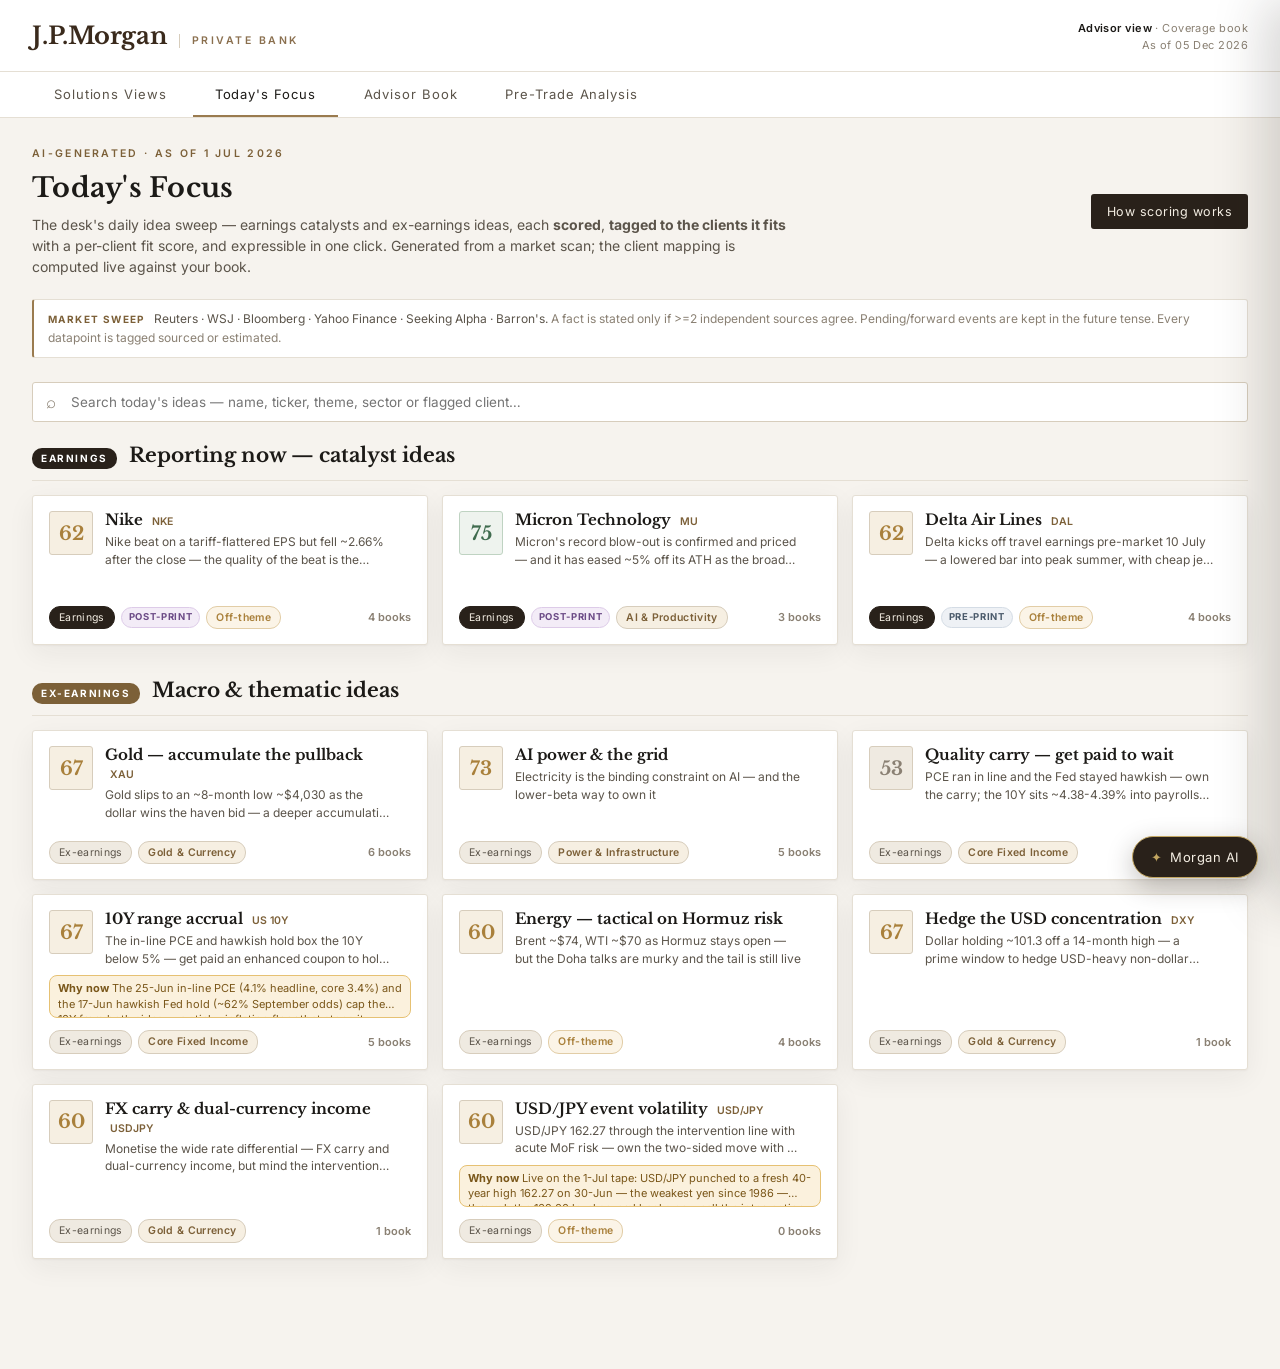
<file: index.html>
<!DOCTYPE html>
<html lang="en">
<head>
  <meta charset="UTF-8" />
  <meta name="viewport" content="width=device-width, initial-scale=1.0" />
  <title>Brokerage Playground — Private Bank Investment Desk</title>
  <link rel="preconnect" href="https://fonts.googleapis.com" />
  <link rel="preconnect" href="https://fonts.gstatic.com" crossorigin />
  <link href="https://fonts.googleapis.com/css2?family=Libre+Baskerville:ital,wght@0,400;0,700;1,400&family=Inter:wght@400;500;600&display=swap" rel="stylesheet" />
  <link rel="stylesheet" href="styles.css?v=20260618z" />
</head>
<body>

  <!-- Masthead -->
  <header class="masthead">
    <div class="masthead-inner">
      <div class="brand">
        <span class="jpm-wordmark">J.P.Morgan</span>
        <span class="jpm-sub">Private Bank</span>
      </div>
      <div class="masthead-meta">
        <div><strong>Advisor view</strong> · Coverage book</div>
        <div id="asOf">As of —</div>
      </div>
    </div>
  </header>

  <!-- Tabs -->
  <nav class="tabs">
    <div class="tabs-inner">
      <button class="tab" data-tab="ideas">Solutions Views</button>
      <button class="tab active" data-tab="focus">Today's Focus</button>
      <button class="tab" data-tab="book">Advisor Book</button>
      <button class="tab" data-tab="pretrade">Pre-Trade Analysis</button>
    </div>
  </nav>

  <!-- ================= TODAY'S FOCUS ================= -->
  <main class="view" id="view-focus">
    <div class="view-head focus-head">
      <div>
        <div class="eyebrow">AI-generated · <span id="focusAsOf">—</span></div>
        <h1>Today's Focus</h1>
        <p>The desk's daily idea sweep — earnings catalysts and ex-earnings ideas, each <b>scored</b>, <b>tagged to the clients it fits</b> with a per-client fit score, and expressible in one click. Generated from a market scan; the client mapping is computed live against your book.</p>
      </div>
      <button class="rubric-btn" id="rubricBtn" type="button">How scoring works</button>
    </div>

    <div class="focus-sweepnote" id="focusSweepNote"></div>

    <div class="search-bar">
      <span class="search-ico" aria-hidden="true">⌕</span>
      <input id="focusSearch" class="search-input" type="search" placeholder="Search today's ideas — name, ticker, theme, sector or flagged client…" aria-label="Search Today's Focus ideas" />
      <button class="search-clear" id="focusSearchClear" type="button" hidden aria-label="Clear search">✕</button>
    </div>

    <section class="focus-section">
      <div class="focus-section-head"><span class="fs-kicker">Earnings</span><h2>Reporting now — catalyst ideas</h2></div>
      <div class="focus-tiles" id="focusEarnings"></div>
    </section>

    <section class="focus-section">
      <div class="focus-section-head"><span class="fs-kicker ex">Ex-earnings</span><h2>Macro &amp; thematic ideas</h2></div>
      <div class="focus-tiles" id="focusExEarnings"></div>
    </section>
  </main>

  <!-- ================= SOLUTIONS VIEWS ================= -->
  <main class="view" id="view-ideas" hidden>
    <div class="view-head">
      <div class="eyebrow">House Strategy</div>
      <h1>Solutions Views</h1>
      <p>The desk's standing investment themes — the human strategy input the daily focus leans on. Select a theme to filter its ideas; open any idea to see how we'd express it and which client books it fits. <b>Draft a view</b> from a one-line thesis and the app suggests the structure, expressions and candidate clients for you to keep or edit.</p>
    </div>

    <div class="search-bar">
      <span class="search-ico" aria-hidden="true">⌕</span>
      <input id="viewsSearch" class="search-input" type="search" placeholder="Search views across all themes — name, theme, asset class, expression or flagged client…" aria-label="Search Solutions Views" />
      <button class="search-clear" id="viewsSearchClear" type="button" hidden aria-label="Clear search">✕</button>
    </div>

    <div class="draftbar">
      <input id="draftThesis" class="draft-input" placeholder="Type a one-line thesis — e.g. “copper supply deficit into the energy transition” — and let the desk draft it" />
      <button class="draft-go" id="draftGoBtn">✎ Draft a view</button>
    </div>

    <div class="ideas-grid">
      <!-- LHS theme rail -->
      <aside class="theme-rail">
        <div class="theme-rail-head"><span class="eyebrow">Themes</span></div>
        <ul class="theme-list" id="themeList"></ul>
        <button class="add-btn" id="addThemeBtn"><span class="plus">+</span> Add theme</button>
      </aside>

      <!-- RHS idea panel -->
      <section class="idea-panel">
        <div class="idea-panel-head">
          <div>
            <span class="eyebrow" id="ideaThemeEyebrow">Theme</span>
            <h2 id="ideaThemeTitle">—</h2>
            <p id="ideaThemeBlurb"></p>
          </div>
          <button class="add-idea" id="addIdeaBtn"><span class="plus">+</span> Add idea</button>
        </div>
        <div class="tiles" id="tiles"></div>
      </section>
    </div>
  </main>

  <!-- ================= ADVISOR BOOK ================= -->
  <main class="view" id="view-book" hidden>
    <div class="view-head">
      <div>
        <div class="eyebrow">Coverage</div>
        <h1>Advisor Book</h1>
        <p>Your full book as line items. Choose a client to see their portfolio, the desk's agenda for the book, and the ideas that apply to them — with the reasoning behind each.</p>
      </div>
    </div>

    <div class="book-viewtoggle">
      <button class="seg active" data-bookview="list">Client list</button>
      <button class="seg" data-bookview="coverage">Coverage grid</button>
    </div>

    <div id="bookListWrap">
      <div class="book-controls">
        <div class="select-wrap">
          <label class="eyebrow">Client</label>
          <select class="client-select" id="clientSelect"></select>
        </div>
        <div class="book-stats" id="bookStats"></div>
      </div>

      <div class="book-table" id="bookTable"></div>
      <div class="client-detail" id="clientDetail" hidden></div>
    </div>

    <div id="coverageWrap" hidden></div>
  </main>

  <!-- ================= PRE-TRADE ANALYSIS ================= -->
  <main class="view" id="view-pretrade" hidden>
    <div class="view-head">
      <div class="eyebrow">Suitability &amp; Impact</div>
      <h1>Pre-Trade Analysis</h1>
      <p>Stage a trade against a client book before you place it. Pick a client, an idea or instrument, and a structure to see a first-pass read on suitability, concentration, currency and the desk view.</p>
    </div>

    <div class="pretrade-grid">
      <form class="pt-form panel" id="ptForm">
        <div class="panel-head"><span class="eyebrow">Stage a trade</span></div>
        <div class="panel-body">
          <div class="field">
            <label class="field-label">Client</label>
            <select id="ptClient"></select>
          </div>
          <div class="field">
            <label class="field-label">Idea</label>
            <select id="ptIdea"></select>
          </div>
          <div class="pt-custom" id="ptCustom" hidden>
            <div class="field">
              <label class="field-label">Instrument / description</label>
              <input id="ptCustomName" placeholder="e.g. Copper miners ETF" />
            </div>
            <div class="field">
              <label class="field-label">Asset class</label>
              <select id="ptCustomClass">
                <option>Equity</option><option>Fixed Income</option><option>Commodity</option>
                <option>Real Assets</option><option>Structured</option><option>Cash</option>
              </select>
            </div>
          </div>
          <div class="field">
            <label class="field-label">Structure</label>
            <select id="ptStructure"></select>
          </div>
          <div class="field">
            <label class="field-label">Notional (% of book)</label>
            <input id="ptNotional" type="number" min="0" max="100" step="0.5" value="5" />
          </div>
          <button class="pt-run" type="submit">Run pre-trade check</button>
        </div>
      </form>

      <section class="pt-result" id="ptResult">
        <div class="pt-placeholder">
          <div class="big">No trade staged</div>
          <div>Choose a client and an idea, then run the check.</div>
        </div>
      </section>
    </div>
  </main>

  <!-- Overlay + drawer + modal mounts -->
  <div class="overlay" id="overlay"></div>
  <aside class="drawer" id="drawer" aria-hidden="true"></aside>
  <div class="modal-card" id="modal" role="dialog" aria-modal="true"></div>

  <!-- ?v= cache-buster: bump when JS/CSS changes so browsers fetch fresh (python http.server sends no Cache-Control) -->
  <script src="data.js?v=20260618z"></script>
  <script src="charts.js?v=20260618z"></script>
  <script src="scanner.js?v=20260618z"></script>
  <script src="expressions.js?v=20260618z"></script>
  <script src="mapping.js?v=20260618z"></script>
  <script src="goals.js?v=20260618z"></script>
  <script src="today_focus.js?v=20260618z"></script>
  <script src="methodology.js?v=20260619a"></script>
  <script src="app.js?v=20260618z"></script>
  <script src="morgan.js?v=20260619a"></script>
</body>
</html>
</file>
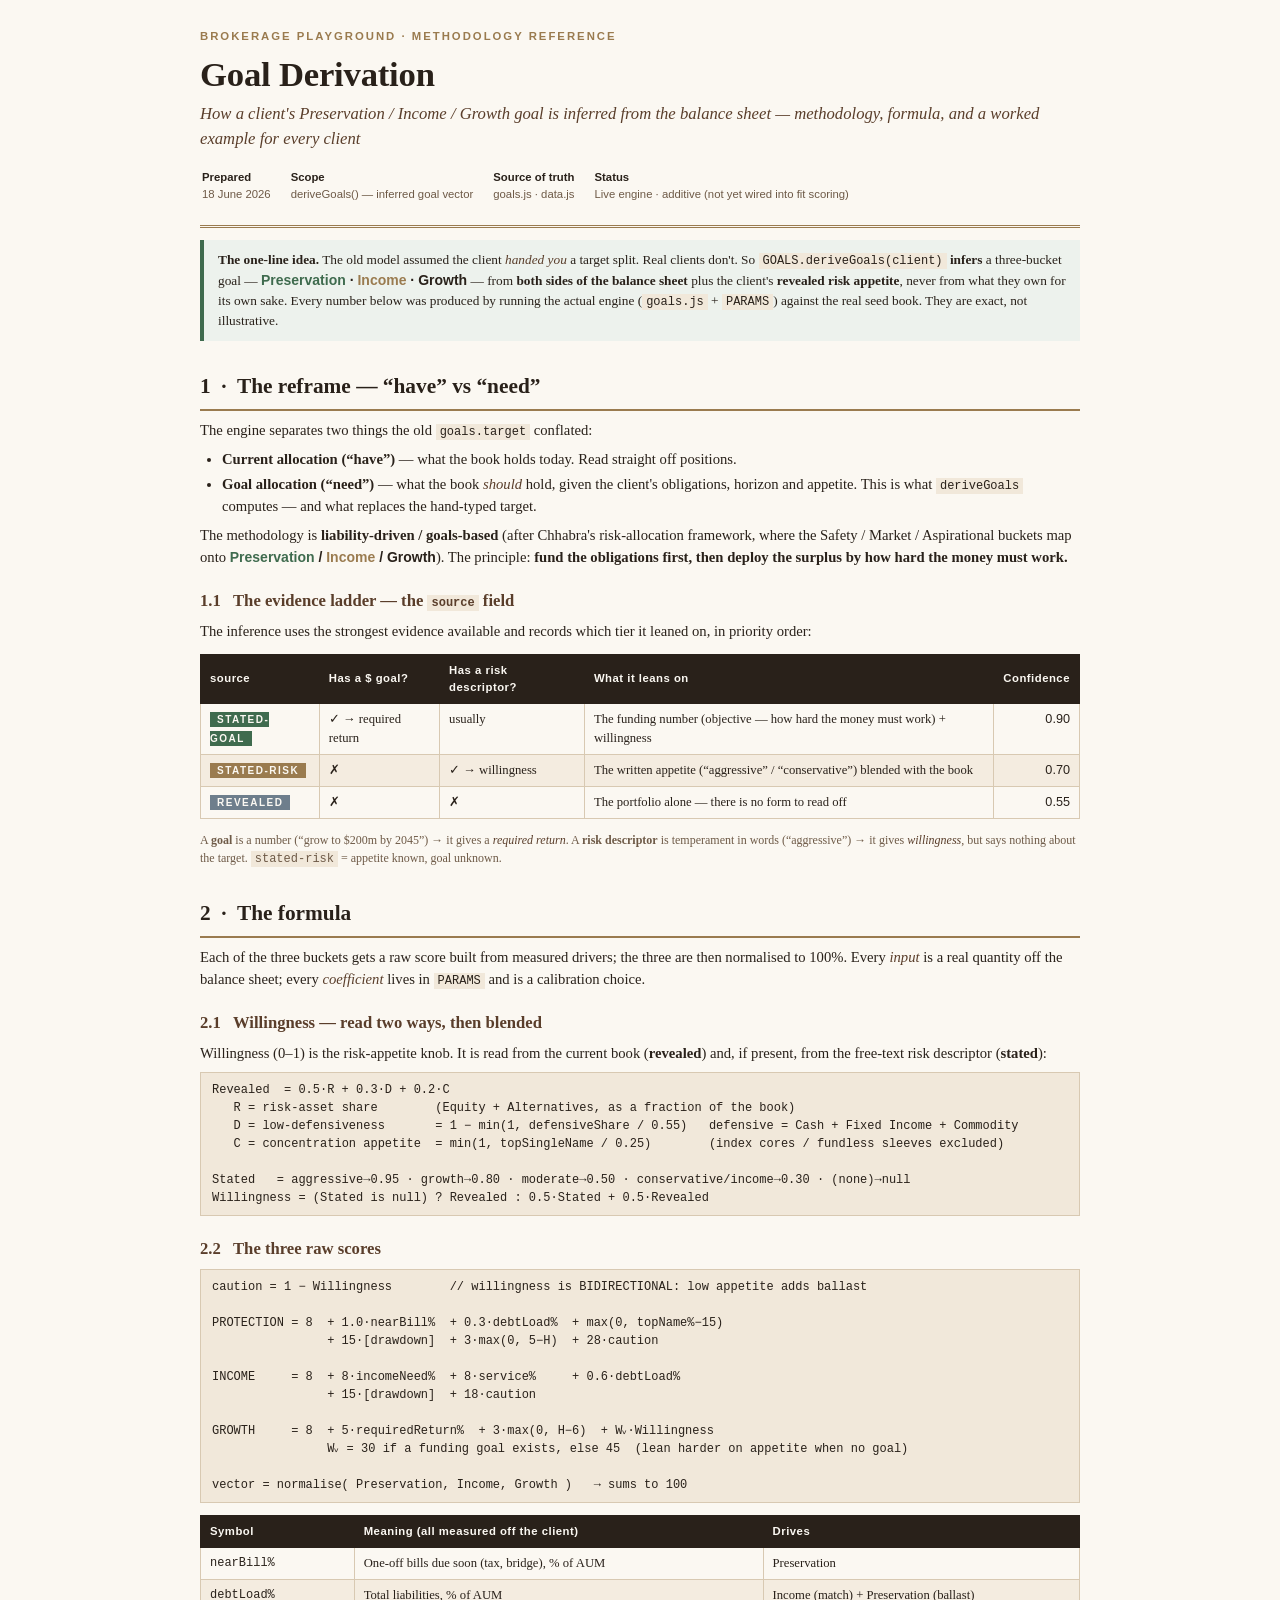
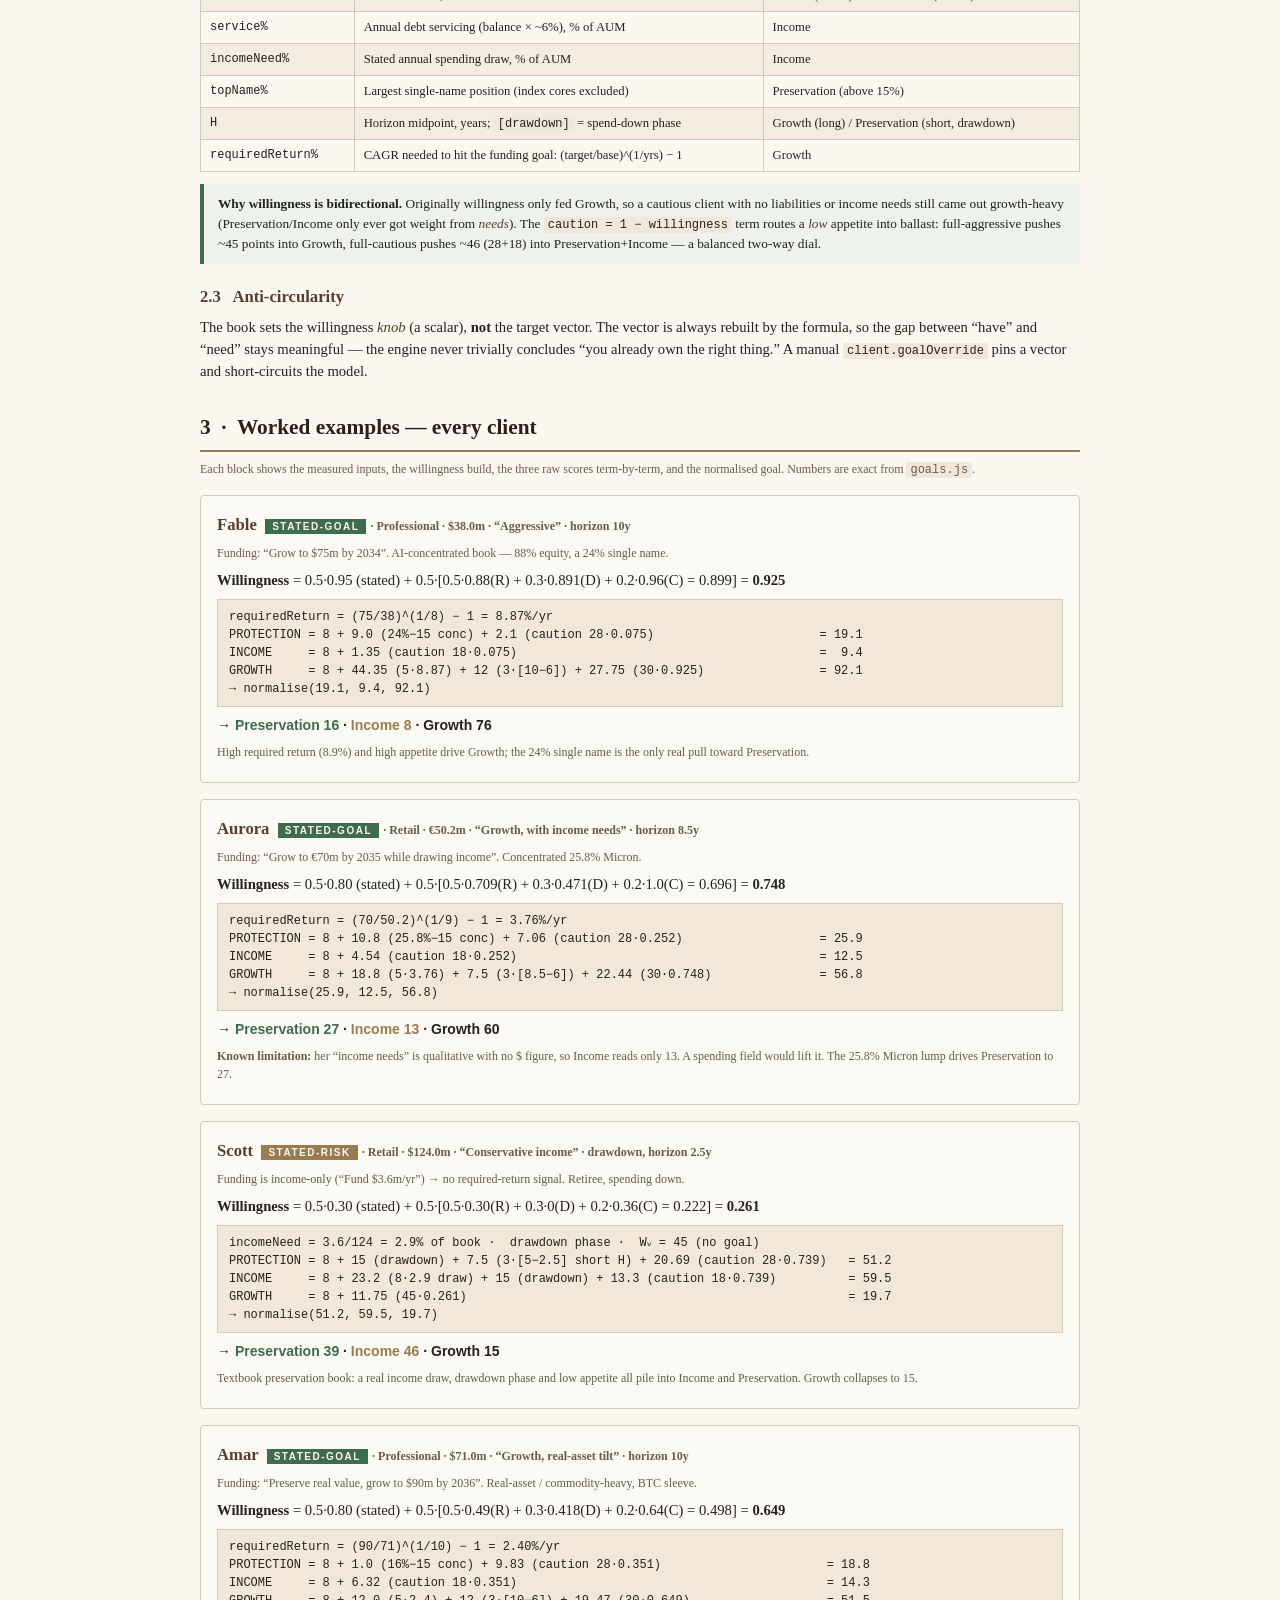
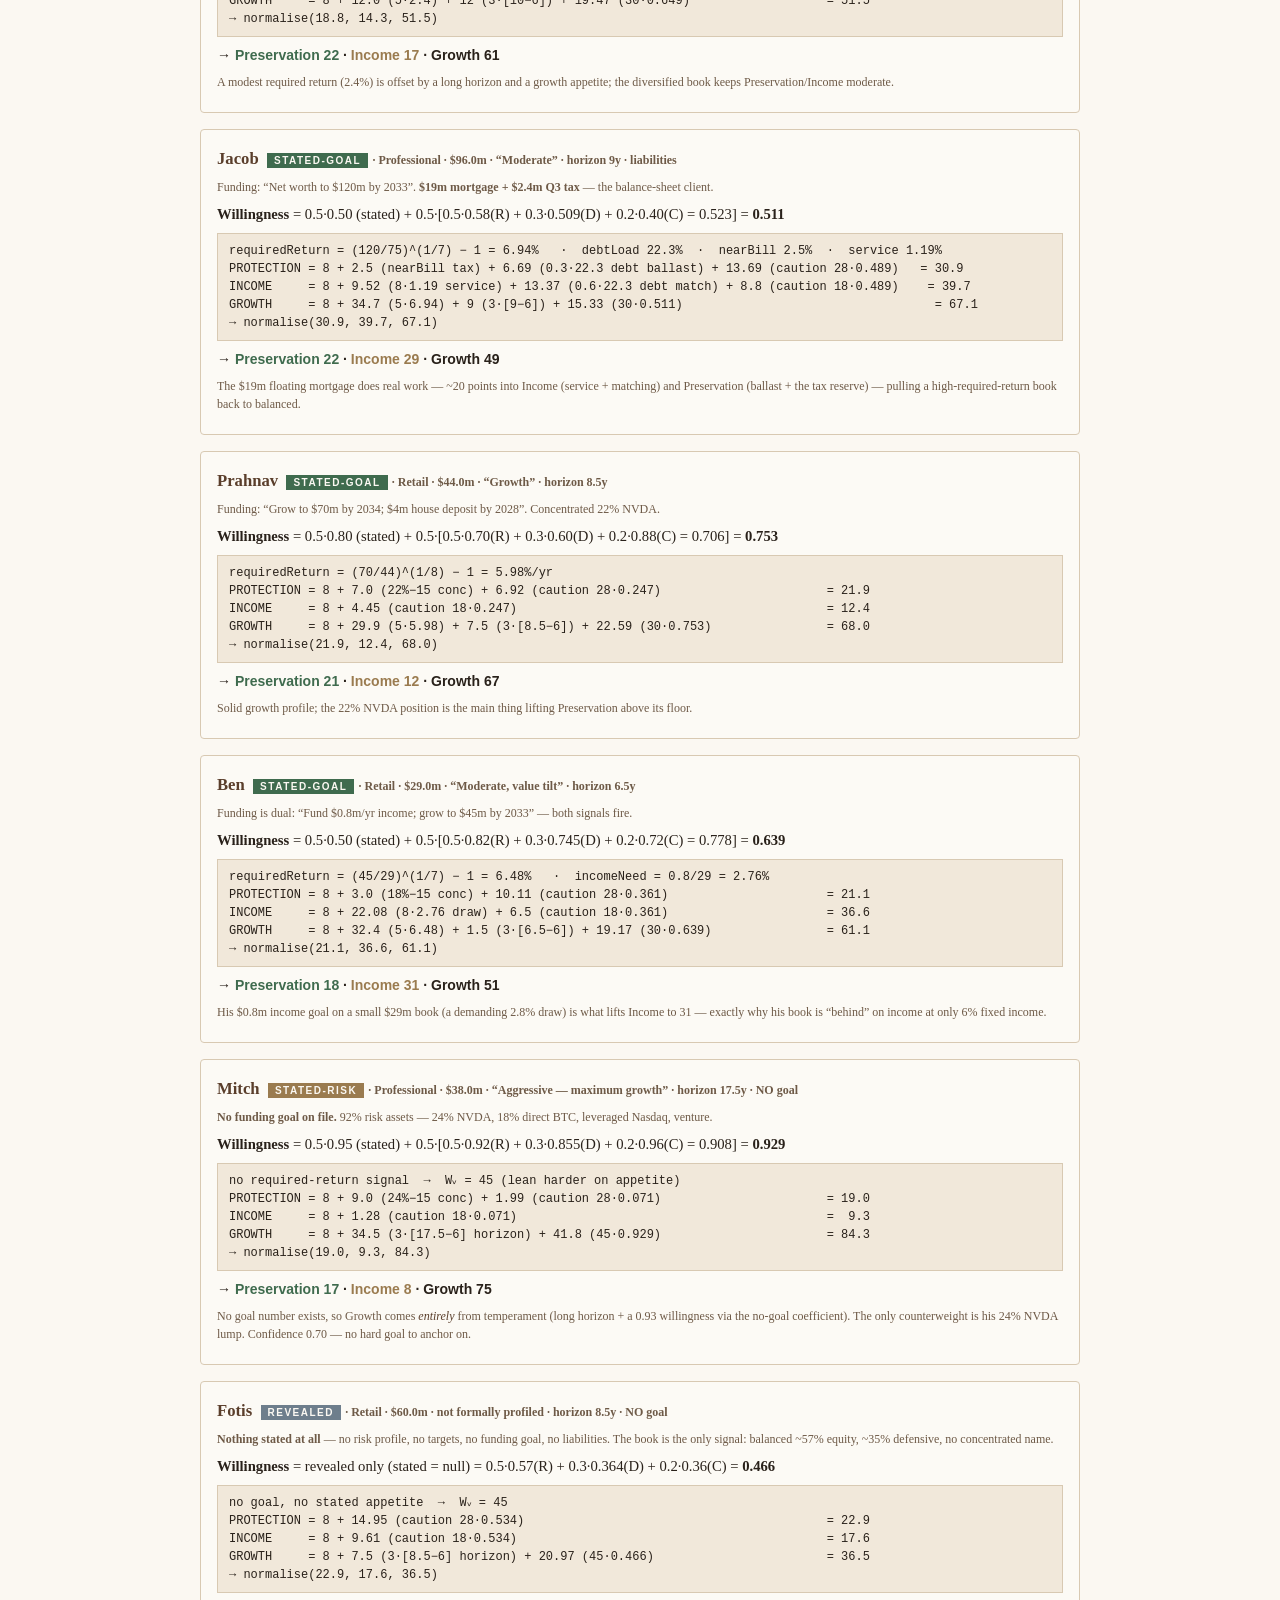
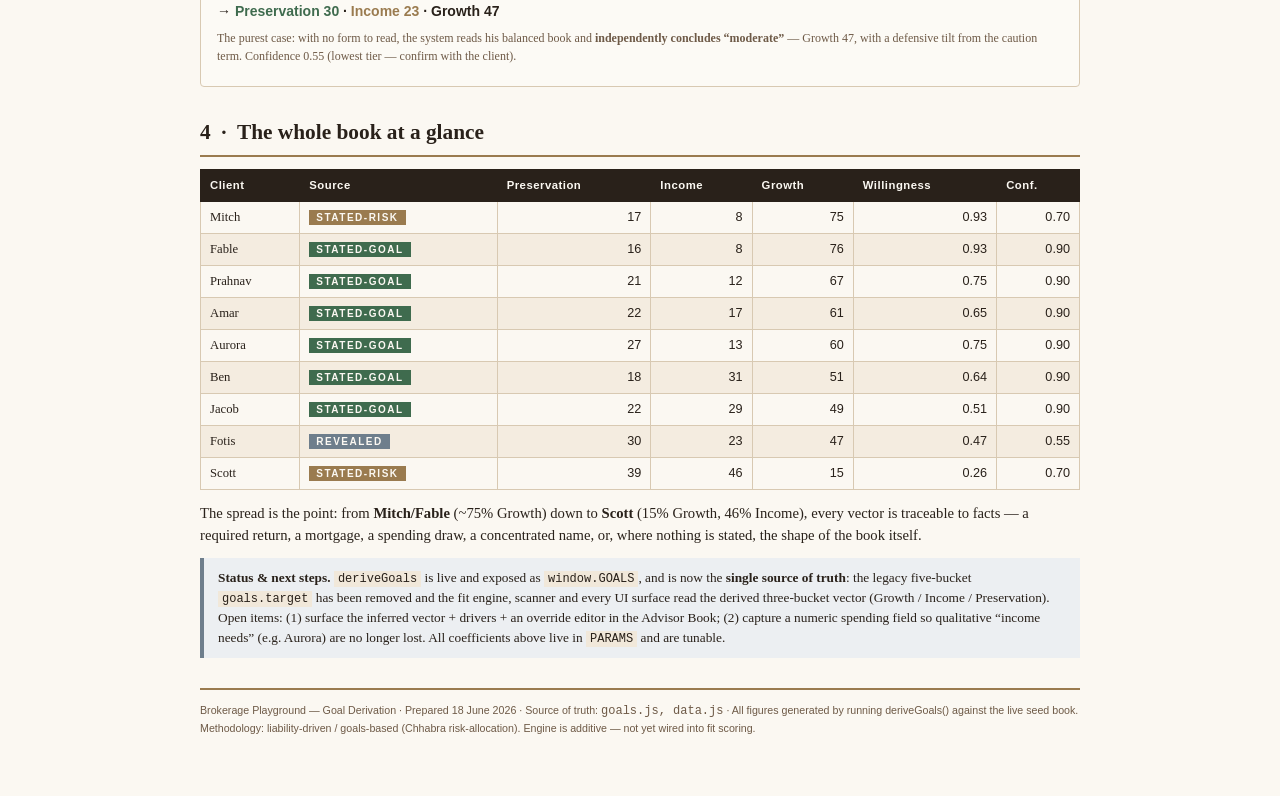
<file: GOAL_DERIVATION.html>
<!DOCTYPE html>
<html lang="en">
<head>
<meta charset="utf-8"/>
<meta name="viewport" content="width=device-width, initial-scale=1"/>
<title>Goal Derivation — Methodology &amp; Worked Examples</title>
<style>
  @page { size: A4; margin: 20mm 16mm 18mm 16mm; }
  html { -webkit-text-size-adjust: 100%; }
  body {
    font-family: "Georgia", "Times New Roman", serif;
    color: #29211A; background: #FBF8F2; line-height: 1.5; font-size: 11pt; margin: 0; padding: 0;
  }
  .page { max-width: 880px; margin: 0 auto; padding: 28px 34px 60px 34px; }
  h1, h2, h3, h4 { font-family: "Georgia", "Times New Roman", serif; color: #29211A; font-weight: 700; }
  h1 { font-size: 26pt; line-height: 1.15; margin: 0 0 4px 0; letter-spacing: -0.2px; }
  h2 { font-size: 16pt; margin: 30px 0 8px 0; padding-bottom: 6px; border-bottom: 2px solid #9A7B4F; }
  h3 { font-size: 12.5pt; margin: 20px 0 6px 0; color: #5A3E2B; }
  h4 { font-size: 11pt; margin: 14px 0 4px 0; color: #5A3E2B; }
  p { margin: 7px 0; }
  a { color: #9A7B4F; }
  strong { color: #29211A; } em { color: #5A3E2B; }
  .kicker { font-family: "Helvetica","Arial",sans-serif; font-size: 8.5pt; letter-spacing: 2px;
            text-transform: uppercase; color: #9A7B4F; font-weight: 700; margin: 0 0 10px 0; }
  .subtitle { font-size: 12.5pt; color: #5A3E2B; font-style: italic; margin: 6px 0 0 0; }
  .cover { border-bottom: 3px double #9A7B4F; padding-bottom: 18px; margin-bottom: 8px; }
  .meta { font-family: "Helvetica","Arial",sans-serif; font-size: 8.5pt; color: #6E5A47; margin-top: 14px; }
  .meta td { padding: 2px 18px 2px 0; vertical-align: top; }
  .meta b { color: #29211A; }
  .note, .proposed, .key {
    border-left: 4px solid #9A7B4F; background: #F4ECE0; padding: 10px 14px; margin: 12px 0; font-size: 10pt; }
  .key { border-left-color: #3F6B4E; background: #EDF2ED; }
  .proposed { border-left-color: #6E7E8C; background: #ECEFF2; }
  .tag { font-family: "Helvetica","Arial",sans-serif; font-size: 7.5pt; letter-spacing: 1.5px;
         text-transform: uppercase; font-weight: 700; padding: 2px 7px; color: #FBF8F2; }
  .tag-goal { background: #3F6B4E; } .tag-risk { background: #9A7B4F; } .tag-rev { background: #6E7E8C; }
  table.data { border-collapse: collapse; width: 100%; margin: 12px 0; font-size: 9.5pt; }
  table.data th { background: #29211A; color: #FBF8F2; text-align: left; padding: 7px 9px;
    font-family: "Helvetica","Arial",sans-serif; font-size: 8.5pt; letter-spacing: 0.5px; font-weight: 700; border: 1px solid #29211A; }
  table.data td { padding: 6px 9px; border: 1px solid #D8C9B2; vertical-align: top; }
  table.data tr.alt td { background: #F4ECE0; }
  table.data td.num { text-align: right; font-family: "Helvetica","Arial",sans-serif; }
  table.data tr.total td { background: #E7D9C0; font-weight: 700; border-top: 2px solid #9A7B4F; }
  .mono { font-family: "Consolas","Courier New",monospace; font-size: 9pt; }
  .formula { font-family: "Consolas","Courier New",monospace; font-size: 9pt; background: #F1E8DA;
             padding: 8px 11px; border: 1px solid #D8C9B2; margin: 8px 0; display: block; white-space: pre-wrap; }
  code { font-family: "Consolas","Courier New",monospace; font-size: 9pt; background: #F1E8DA; padding: 1px 4px; }
  ul { margin: 6px 0; padding-left: 22px; } li { margin: 3px 0; }
  .small { font-size: 9pt; color: #6E5A47; }
  .pagebreak { page-break-before: always; }
  .client { border: 1px solid #D8C9B2; border-radius: 4px; padding: 4px 16px 14px; margin: 16px 0; background: #FCFAF5; page-break-inside: avoid; }
  .client h3 { margin-top: 12px; }
  .vec { font-family: "Helvetica","Arial",sans-serif; font-weight: 700; font-size: 10.5pt; }
  .vec .g { color: #29211A; } .vec .i { color: #9A7B4F; } .vec .p { color: #3F6B4E; }
  hr { border: none; border-top: 1px solid #D8C9B2; margin: 22px 0; }
  .footer { margin-top: 30px; padding-top: 12px; border-top: 2px solid #9A7B4F;
            font-family: "Helvetica","Arial",sans-serif; font-size: 8pt; color: #6E5A47; }
</style>
</head>
<body>
<div class="page">

  <!-- ============ COVER ============ -->
  <div class="cover">
    <p class="kicker">Brokerage Playground · Methodology Reference</p>
    <h1>Goal Derivation</h1>
    <p class="subtitle">How a client's Preservation / Income / Growth goal is inferred from the balance sheet — methodology, formula, and a worked example for every client</p>
    <table class="meta">
      <tr>
        <td><b>Prepared</b><br/>18 June 2026</td>
        <td><b>Scope</b><br/>deriveGoals() — inferred goal vector</td>
        <td><b>Source of truth</b><br/>goals.js · data.js</td>
        <td><b>Status</b><br/>Live engine · additive (not yet wired into fit scoring)</td>
      </tr>
    </table>
  </div>

  <div class="key">
    <b>The one-line idea.</b> The old model assumed the client <em>handed you</em> a target split. Real clients
    don't. So <code>GOALS.deriveGoals(client)</code> <b>infers</b> a three-bucket goal — <span class="vec"><span class="p">Preservation</span> ·
    <span class="i">Income</span> · <span class="g">Growth</span></span> — from <b>both sides of the balance sheet</b> plus the client's
    <b>revealed risk appetite</b>, never from what they own for its own sake. Every number below was produced by running the
    actual engine (<code>goals.js</code> + <code>PARAMS</code>) against the real seed book. They are exact, not illustrative.
  </div>

  <!-- ============ 1. THE REFRAME ============ -->
  <h2>1 &nbsp;·&nbsp; The reframe — &ldquo;have&rdquo; vs &ldquo;need&rdquo;</h2>
  <p>The engine separates two things the old <code>goals.target</code> conflated:</p>
  <ul>
    <li><b>Current allocation (&ldquo;have&rdquo;)</b> — what the book holds today. Read straight off positions.</li>
    <li><b>Goal allocation (&ldquo;need&rdquo;)</b> — what the book <em>should</em> hold, given the client's obligations,
        horizon and appetite. This is what <code>deriveGoals</code> computes — and what replaces the hand-typed target.</li>
  </ul>
  <p>The methodology is <b>liability-driven / goals-based</b> (after Chhabra's risk-allocation framework, where the
    Safety / Market / Aspirational buckets map onto <span class="vec"><span class="p">Preservation</span> / <span class="i">Income</span> /
    <span class="g">Growth</span></span>). The principle: <b>fund the obligations first, then deploy the surplus by how hard the money
    must work.</b></p>

  <h3>1.1 &nbsp; The evidence ladder — the <code>source</code> field</h3>
  <p>The inference uses the strongest evidence available and records which tier it leaned on, in priority order:</p>
  <table class="data">
    <tr><th>source</th><th>Has a $ goal?</th><th>Has a risk descriptor?</th><th>What it leans on</th><th>Confidence</th></tr>
    <tr><td><span class="tag tag-goal">stated-goal</span></td><td>✓ → required return</td><td>usually</td>
        <td>The funding number (objective &mdash; how hard the money must work) + willingness</td><td class="num">0.90</td></tr>
    <tr class="alt"><td><span class="tag tag-risk">stated-risk</span></td><td>✗</td><td>✓ → willingness</td>
        <td>The written appetite (&ldquo;aggressive&rdquo; / &ldquo;conservative&rdquo;) blended with the book</td><td class="num">0.70</td></tr>
    <tr><td><span class="tag tag-rev">revealed</span></td><td>✗</td><td>✗</td>
        <td>The portfolio alone — there is no form to read off</td><td class="num">0.55</td></tr>
  </table>
  <p class="small">A <b>goal</b> is a number (&ldquo;grow to $200m by 2045&rdquo;) → it gives a <em>required return</em>. A <b>risk
    descriptor</b> is temperament in words (&ldquo;aggressive&rdquo;) → it gives <em>willingness</em>, but says nothing about the target.
    <code>stated-risk</code> = appetite known, goal unknown.</p>

  <!-- ============ 2. THE FORMULA ============ -->
  <h2 class="pagebreak">2 &nbsp;·&nbsp; The formula</h2>
  <p>Each of the three buckets gets a raw score built from measured drivers; the three are then normalised to 100%.
     Every <em>input</em> is a real quantity off the balance sheet; every <em>coefficient</em> lives in <code>PARAMS</code> and is a
     calibration choice.</p>

  <h3>2.1 &nbsp; Willingness — read two ways, then blended</h3>
  <p>Willingness (0–1) is the risk-appetite knob. It is read from the current book (<b>revealed</b>) and, if present, from
     the free-text risk descriptor (<b>stated</b>):</p>
  <span class="formula">Revealed  = 0.5·R + 0.3·D + 0.2·C
   R = risk-asset share        (Equity + Alternatives, as a fraction of the book)
   D = low-defensiveness       = 1 − min(1, defensiveShare / 0.55)   defensive = Cash + Fixed Income + Commodity
   C = concentration appetite  = min(1, topSingleName / 0.25)        (index cores / fundless sleeves excluded)

Stated   = aggressive→0.95 · growth→0.80 · moderate→0.50 · conservative/income→0.30 · (none)→null
Willingness = (Stated is null) ? Revealed : 0.5·Stated + 0.5·Revealed</span>

  <h3>2.2 &nbsp; The three raw scores</h3>
  <span class="formula">caution = 1 − Willingness        // willingness is BIDIRECTIONAL: low appetite adds ballast

PROTECTION = 8  + 1.0·nearBill%  + 0.3·debtLoad%  + max(0, topName%−15)
                + 15·[drawdown]  + 3·max(0, 5−H)  + 28·caution

INCOME     = 8  + 8·incomeNeed%  + 8·service%     + 0.6·debtLoad%
                + 15·[drawdown]  + 18·caution

GROWTH     = 8  + 5·requiredReturn%  + 3·max(0, H−6)  + Wᵥ·Willingness
                Wᵥ = 30 if a funding goal exists, else 45  (lean harder on appetite when no goal)

vector = normalise( Preservation, Income, Growth )   → sums to 100</span>

  <table class="data">
    <tr><th>Symbol</th><th>Meaning (all measured off the client)</th><th>Drives</th></tr>
    <tr><td class="mono">nearBill%</td><td>One-off bills due soon (tax, bridge), % of AUM</td><td>Preservation</td></tr>
    <tr class="alt"><td class="mono">debtLoad%</td><td>Total liabilities, % of AUM</td><td>Income (match) + Preservation (ballast)</td></tr>
    <tr><td class="mono">service%</td><td>Annual debt servicing (balance × ~6%), % of AUM</td><td>Income</td></tr>
    <tr class="alt"><td class="mono">incomeNeed%</td><td>Stated annual spending draw, % of AUM</td><td>Income</td></tr>
    <tr><td class="mono">topName%</td><td>Largest single-name position (index cores excluded)</td><td>Preservation (above 15%)</td></tr>
    <tr class="alt"><td class="mono">H</td><td>Horizon midpoint, years; <code>[drawdown]</code> = spend-down phase</td><td>Growth (long) / Preservation (short, drawdown)</td></tr>
    <tr><td class="mono">requiredReturn%</td><td>CAGR needed to hit the funding goal: (target/base)^(1/yrs) − 1</td><td>Growth</td></tr>
  </table>

  <div class="key">
    <b>Why willingness is bidirectional.</b> Originally willingness only fed Growth, so a cautious client with no
    liabilities or income needs still came out growth-heavy (Preservation/Income only ever got weight from <em>needs</em>).
    The <code>caution = 1 − willingness</code> term routes a <em>low</em> appetite into ballast: full-aggressive pushes ~45 points into
    Growth, full-cautious pushes ~46 (28+18) into Preservation+Income — a balanced two-way dial.
  </div>

  <h3>2.3 &nbsp; Anti-circularity</h3>
  <p>The book sets the willingness <em>knob</em> (a scalar), <b>not</b> the target vector. The vector is always rebuilt by the
     formula, so the gap between &ldquo;have&rdquo; and &ldquo;need&rdquo; stays meaningful — the engine never trivially concludes &ldquo;you already
     own the right thing.&rdquo; A manual <code>client.goalOverride</code> pins a vector and short-circuits the model.</p>

  <!-- ============ 3. WORKED EXAMPLES ============ -->
  <h2 class="pagebreak">3 &nbsp;·&nbsp; Worked examples — every client</h2>
  <p class="small">Each block shows the measured inputs, the willingness build, the three raw scores term-by-term, and the
     normalised goal. Numbers are exact from <code>goals.js</code>.</p>

  <!-- FABLE -->
  <div class="client">
    <h3>Fable &nbsp;<span class="tag tag-goal">stated-goal</span> <span class="small">· Professional · $38.0m · &ldquo;Aggressive&rdquo; · horizon 10y</span></h3>
    <p class="small">Funding: &ldquo;Grow to $75m by 2034&rdquo;. AI-concentrated book — 88% equity, a 24% single name.</p>
    <p><b>Willingness</b> = 0.5·0.95 (stated) + 0.5·[0.5·0.88(R) + 0.3·0.891(D) + 0.2·0.96(C) = 0.899] = <b>0.925</b></p>
    <span class="formula">requiredReturn = (75/38)^(1/8) − 1 = 8.87%/yr
PROTECTION = 8 + 9.0 (24%−15 conc) + 2.1 (caution 28·0.075)                       = 19.1
INCOME     = 8 + 1.35 (caution 18·0.075)                                          =  9.4
GROWTH     = 8 + 44.35 (5·8.87) + 12 (3·[10−6]) + 27.75 (30·0.925)                = 92.1
→ normalise(19.1, 9.4, 92.1)</span>
    <p class="vec">→ <span class="p">Preservation 16</span> · <span class="i">Income 8</span> · <span class="g">Growth 76</span></p>
    <p class="small">High required return (8.9%) and high appetite drive Growth; the 24% single name is the only real pull toward Preservation.</p>
  </div>

  <!-- AURORA -->
  <div class="client">
    <h3>Aurora &nbsp;<span class="tag tag-goal">stated-goal</span> <span class="small">· Retail · €50.2m · &ldquo;Growth, with income needs&rdquo; · horizon 8.5y</span></h3>
    <p class="small">Funding: &ldquo;Grow to €70m by 2035 while drawing income&rdquo;. Concentrated 25.8% Micron.</p>
    <p><b>Willingness</b> = 0.5·0.80 (stated) + 0.5·[0.5·0.709(R) + 0.3·0.471(D) + 0.2·1.0(C) = 0.696] = <b>0.748</b></p>
    <span class="formula">requiredReturn = (70/50.2)^(1/9) − 1 = 3.76%/yr
PROTECTION = 8 + 10.8 (25.8%−15 conc) + 7.06 (caution 28·0.252)                   = 25.9
INCOME     = 8 + 4.54 (caution 18·0.252)                                          = 12.5
GROWTH     = 8 + 18.8 (5·3.76) + 7.5 (3·[8.5−6]) + 22.44 (30·0.748)               = 56.8
→ normalise(25.9, 12.5, 56.8)</span>
    <p class="vec">→ <span class="p">Preservation 27</span> · <span class="i">Income 13</span> · <span class="g">Growth 60</span></p>
    <p class="small"><b>Known limitation:</b> her &ldquo;income needs&rdquo; is qualitative with no $ figure, so Income reads only 13. A spending field would lift it. The 25.8% Micron lump drives Preservation to 27.</p>
  </div>

  <!-- SCOTT -->
  <div class="client">
    <h3>Scott &nbsp;<span class="tag tag-risk">stated-risk</span> <span class="small">· Retail · $124.0m · &ldquo;Conservative income&rdquo; · drawdown, horizon 2.5y</span></h3>
    <p class="small">Funding is income-only (&ldquo;Fund $3.6m/yr&rdquo;) → no required-return signal. Retiree, spending down.</p>
    <p><b>Willingness</b> = 0.5·0.30 (stated) + 0.5·[0.5·0.30(R) + 0.3·0(D) + 0.2·0.36(C) = 0.222] = <b>0.261</b></p>
    <span class="formula">incomeNeed = 3.6/124 = 2.9% of book ·  drawdown phase ·  Wᵥ = 45 (no goal)
PROTECTION = 8 + 15 (drawdown) + 7.5 (3·[5−2.5] short H) + 20.69 (caution 28·0.739)   = 51.2
INCOME     = 8 + 23.2 (8·2.9 draw) + 15 (drawdown) + 13.3 (caution 18·0.739)          = 59.5
GROWTH     = 8 + 11.75 (45·0.261)                                                     = 19.7
→ normalise(51.2, 59.5, 19.7)</span>
    <p class="vec">→ <span class="p">Preservation 39</span> · <span class="i">Income 46</span> · <span class="g">Growth 15</span></p>
    <p class="small">Textbook preservation book: a real income draw, drawdown phase and low appetite all pile into Income and Preservation. Growth collapses to 15.</p>
  </div>

  <!-- AMAR -->
  <div class="client">
    <h3>Amar &nbsp;<span class="tag tag-goal">stated-goal</span> <span class="small">· Professional · $71.0m · &ldquo;Growth, real-asset tilt&rdquo; · horizon 10y</span></h3>
    <p class="small">Funding: &ldquo;Preserve real value, grow to $90m by 2036&rdquo;. Real-asset / commodity-heavy, BTC sleeve.</p>
    <p><b>Willingness</b> = 0.5·0.80 (stated) + 0.5·[0.5·0.49(R) + 0.3·0.418(D) + 0.2·0.64(C) = 0.498] = <b>0.649</b></p>
    <span class="formula">requiredReturn = (90/71)^(1/10) − 1 = 2.40%/yr
PROTECTION = 8 + 1.0 (16%−15 conc) + 9.83 (caution 28·0.351)                       = 18.8
INCOME     = 8 + 6.32 (caution 18·0.351)                                           = 14.3
GROWTH     = 8 + 12.0 (5·2.4) + 12 (3·[10−6]) + 19.47 (30·0.649)                   = 51.5
→ normalise(18.8, 14.3, 51.5)</span>
    <p class="vec">→ <span class="p">Preservation 22</span> · <span class="i">Income 17</span> · <span class="g">Growth 61</span></p>
    <p class="small">A modest required return (2.4%) is offset by a long horizon and a growth appetite; the diversified book keeps Preservation/Income moderate.</p>
  </div>

  <!-- JACOB -->
  <div class="client">
    <h3>Jacob &nbsp;<span class="tag tag-goal">stated-goal</span> <span class="small">· Professional · $96.0m · &ldquo;Moderate&rdquo; · horizon 9y · liabilities</span></h3>
    <p class="small">Funding: &ldquo;Net worth to $120m by 2033&rdquo;. <b>$19m mortgage + $2.4m Q3 tax</b> — the balance-sheet client.</p>
    <p><b>Willingness</b> = 0.5·0.50 (stated) + 0.5·[0.5·0.58(R) + 0.3·0.509(D) + 0.2·0.40(C) = 0.523] = <b>0.511</b></p>
    <span class="formula">requiredReturn = (120/75)^(1/7) − 1 = 6.94%   ·  debtLoad 22.3%  ·  nearBill 2.5%  ·  service 1.19%
PROTECTION = 8 + 2.5 (nearBill tax) + 6.69 (0.3·22.3 debt ballast) + 13.69 (caution 28·0.489)   = 30.9
INCOME     = 8 + 9.52 (8·1.19 service) + 13.37 (0.6·22.3 debt match) + 8.8 (caution 18·0.489)    = 39.7
GROWTH     = 8 + 34.7 (5·6.94) + 9 (3·[9−6]) + 15.33 (30·0.511)                                   = 67.1
→ normalise(30.9, 39.7, 67.1)</span>
    <p class="vec">→ <span class="p">Preservation 22</span> · <span class="i">Income 29</span> · <span class="g">Growth 49</span></p>
    <p class="small">The $19m floating mortgage does real work — ~20 points into Income (service + matching) and Preservation (ballast + the tax reserve) — pulling a high-required-return book back to balanced.</p>
  </div>

  <!-- PRAHNAV -->
  <div class="client">
    <h3>Prahnav &nbsp;<span class="tag tag-goal">stated-goal</span> <span class="small">· Retail · $44.0m · &ldquo;Growth&rdquo; · horizon 8.5y</span></h3>
    <p class="small">Funding: &ldquo;Grow to $70m by 2034; $4m house deposit by 2028&rdquo;. Concentrated 22% NVDA.</p>
    <p><b>Willingness</b> = 0.5·0.80 (stated) + 0.5·[0.5·0.70(R) + 0.3·0.60(D) + 0.2·0.88(C) = 0.706] = <b>0.753</b></p>
    <span class="formula">requiredReturn = (70/44)^(1/8) − 1 = 5.98%/yr
PROTECTION = 8 + 7.0 (22%−15 conc) + 6.92 (caution 28·0.247)                       = 21.9
INCOME     = 8 + 4.45 (caution 18·0.247)                                           = 12.4
GROWTH     = 8 + 29.9 (5·5.98) + 7.5 (3·[8.5−6]) + 22.59 (30·0.753)                = 68.0
→ normalise(21.9, 12.4, 68.0)</span>
    <p class="vec">→ <span class="p">Preservation 21</span> · <span class="i">Income 12</span> · <span class="g">Growth 67</span></p>
    <p class="small">Solid growth profile; the 22% NVDA position is the main thing lifting Preservation above its floor.</p>
  </div>

  <!-- BEN -->
  <div class="client">
    <h3>Ben &nbsp;<span class="tag tag-goal">stated-goal</span> <span class="small">· Retail · $29.0m · &ldquo;Moderate, value tilt&rdquo; · horizon 6.5y</span></h3>
    <p class="small">Funding is dual: &ldquo;Fund $0.8m/yr income; grow to $45m by 2033&rdquo; — both signals fire.</p>
    <p><b>Willingness</b> = 0.5·0.50 (stated) + 0.5·[0.5·0.82(R) + 0.3·0.745(D) + 0.2·0.72(C) = 0.778] = <b>0.639</b></p>
    <span class="formula">requiredReturn = (45/29)^(1/7) − 1 = 6.48%   ·  incomeNeed = 0.8/29 = 2.76%
PROTECTION = 8 + 3.0 (18%−15 conc) + 10.11 (caution 28·0.361)                      = 21.1
INCOME     = 8 + 22.08 (8·2.76 draw) + 6.5 (caution 18·0.361)                      = 36.6
GROWTH     = 8 + 32.4 (5·6.48) + 1.5 (3·[6.5−6]) + 19.17 (30·0.639)                = 61.1
→ normalise(21.1, 36.6, 61.1)</span>
    <p class="vec">→ <span class="p">Preservation 18</span> · <span class="i">Income 31</span> · <span class="g">Growth 51</span></p>
    <p class="small">His $0.8m income goal on a small $29m book (a demanding 2.8% draw) is what lifts Income to 31 — exactly why his book is &ldquo;behind&rdquo; on income at only 6% fixed income.</p>
  </div>

  <!-- MORGAN -->
  <div class="client">
    <h3>Mitch &nbsp;<span class="tag tag-risk">stated-risk</span> <span class="small">· Professional · $38.0m · &ldquo;Aggressive — maximum growth&rdquo; · horizon 17.5y · NO goal</span></h3>
    <p class="small"><b>No funding goal on file.</b> 92% risk assets — 24% NVDA, 18% direct BTC, leveraged Nasdaq, venture.</p>
    <p><b>Willingness</b> = 0.5·0.95 (stated) + 0.5·[0.5·0.92(R) + 0.3·0.855(D) + 0.2·0.96(C) = 0.908] = <b>0.929</b></p>
    <span class="formula">no required-return signal  →  Wᵥ = 45 (lean harder on appetite)
PROTECTION = 8 + 9.0 (24%−15 conc) + 1.99 (caution 28·0.071)                       = 19.0
INCOME     = 8 + 1.28 (caution 18·0.071)                                           =  9.3
GROWTH     = 8 + 34.5 (3·[17.5−6] horizon) + 41.8 (45·0.929)                       = 84.3
→ normalise(19.0, 9.3, 84.3)</span>
    <p class="vec">→ <span class="p">Preservation 17</span> · <span class="i">Income 8</span> · <span class="g">Growth 75</span></p>
    <p class="small">No goal number exists, so Growth comes <em>entirely</em> from temperament (long horizon + a 0.93 willingness via the no-goal coefficient). The only counterweight is his 24% NVDA lump. Confidence 0.70 — no hard goal to anchor on.</p>
  </div>

  <!-- TEJPAUL -->
  <div class="client">
    <h3>Fotis &nbsp;<span class="tag tag-rev">revealed</span> <span class="small">· Retail · $60.0m · not formally profiled · horizon 8.5y · NO goal</span></h3>
    <p class="small"><b>Nothing stated at all</b> — no risk profile, no targets, no funding goal, no liabilities. The book is the only signal: balanced ~57% equity, ~35% defensive, no concentrated name.</p>
    <p><b>Willingness</b> = revealed only (stated = null) = 0.5·0.57(R) + 0.3·0.364(D) + 0.2·0.36(C) = <b>0.466</b></p>
    <span class="formula">no goal, no stated appetite  →  Wᵥ = 45
PROTECTION = 8 + 14.95 (caution 28·0.534)                                          = 22.9
INCOME     = 8 + 9.61 (caution 18·0.534)                                           = 17.6
GROWTH     = 8 + 7.5 (3·[8.5−6] horizon) + 20.97 (45·0.466)                        = 36.5
→ normalise(22.9, 17.6, 36.5)</span>
    <p class="vec">→ <span class="p">Preservation 30</span> · <span class="i">Income 23</span> · <span class="g">Growth 47</span></p>
    <p class="small">The purest case: with no form to read, the system reads his balanced book and <b>independently concludes &ldquo;moderate&rdquo;</b> — Growth 47, with a defensive tilt from the caution term. Confidence 0.55 (lowest tier — confirm with the client).</p>
  </div>

  <!-- ============ 4. SUMMARY ============ -->
  <h2 class="pagebreak">4 &nbsp;·&nbsp; The whole book at a glance</h2>
  <table class="data">
    <tr><th>Client</th><th>Source</th><th class="num">Preservation</th><th class="num">Income</th><th class="num">Growth</th><th class="num">Willingness</th><th class="num">Conf.</th></tr>
    <tr><td>Mitch</td><td><span class="tag tag-risk">stated-risk</span></td><td class="num">17</td><td class="num">8</td><td class="num">75</td><td class="num">0.93</td><td class="num">0.70</td></tr>
    <tr class="alt"><td>Fable</td><td><span class="tag tag-goal">stated-goal</span></td><td class="num">16</td><td class="num">8</td><td class="num">76</td><td class="num">0.93</td><td class="num">0.90</td></tr>
    <tr><td>Prahnav</td><td><span class="tag tag-goal">stated-goal</span></td><td class="num">21</td><td class="num">12</td><td class="num">67</td><td class="num">0.75</td><td class="num">0.90</td></tr>
    <tr class="alt"><td>Amar</td><td><span class="tag tag-goal">stated-goal</span></td><td class="num">22</td><td class="num">17</td><td class="num">61</td><td class="num">0.65</td><td class="num">0.90</td></tr>
    <tr><td>Aurora</td><td><span class="tag tag-goal">stated-goal</span></td><td class="num">27</td><td class="num">13</td><td class="num">60</td><td class="num">0.75</td><td class="num">0.90</td></tr>
    <tr class="alt"><td>Ben</td><td><span class="tag tag-goal">stated-goal</span></td><td class="num">18</td><td class="num">31</td><td class="num">51</td><td class="num">0.64</td><td class="num">0.90</td></tr>
    <tr><td>Jacob</td><td><span class="tag tag-goal">stated-goal</span></td><td class="num">22</td><td class="num">29</td><td class="num">49</td><td class="num">0.51</td><td class="num">0.90</td></tr>
    <tr class="alt"><td>Fotis</td><td><span class="tag tag-rev">revealed</span></td><td class="num">30</td><td class="num">23</td><td class="num">47</td><td class="num">0.47</td><td class="num">0.55</td></tr>
    <tr><td>Scott</td><td><span class="tag tag-risk">stated-risk</span></td><td class="num">39</td><td class="num">46</td><td class="num">15</td><td class="num">0.26</td><td class="num">0.70</td></tr>
  </table>
  <p>The spread is the point: from <b>Mitch/Fable</b> (~75% Growth) down to <b>Scott</b> (15% Growth, 46% Income), every
     vector is traceable to facts — a required return, a mortgage, a spending draw, a concentrated name, or, where nothing is
     stated, the shape of the book itself.</p>

  <div class="proposed">
    <b>Status &amp; next steps.</b> <code>deriveGoals</code> is live and exposed as <code>window.GOALS</code>, and is now the
    <b>single source of truth</b>: the legacy five-bucket <code>goals.target</code> has been removed and the fit engine, scanner and
    every UI surface read the derived three-bucket vector (Growth / Income / Preservation). Open items: (1) surface the inferred
    vector + drivers + an override editor in the Advisor Book; (2) capture a numeric spending field so qualitative
    &ldquo;income needs&rdquo; (e.g. Aurora) are no longer lost. All coefficients above live in <code>PARAMS</code> and are tunable.
  </div>

  <div class="footer">
    Brokerage Playground — Goal Derivation · Prepared 18 June 2026 · Source of truth: <span class="mono">goals.js, data.js</span> ·
    All figures generated by running deriveGoals() against the live seed book. Methodology: liability-driven / goals-based
    (Chhabra risk-allocation). Engine is additive — not yet wired into fit scoring.
  </div>

</div>
</body>
</html>
</file>
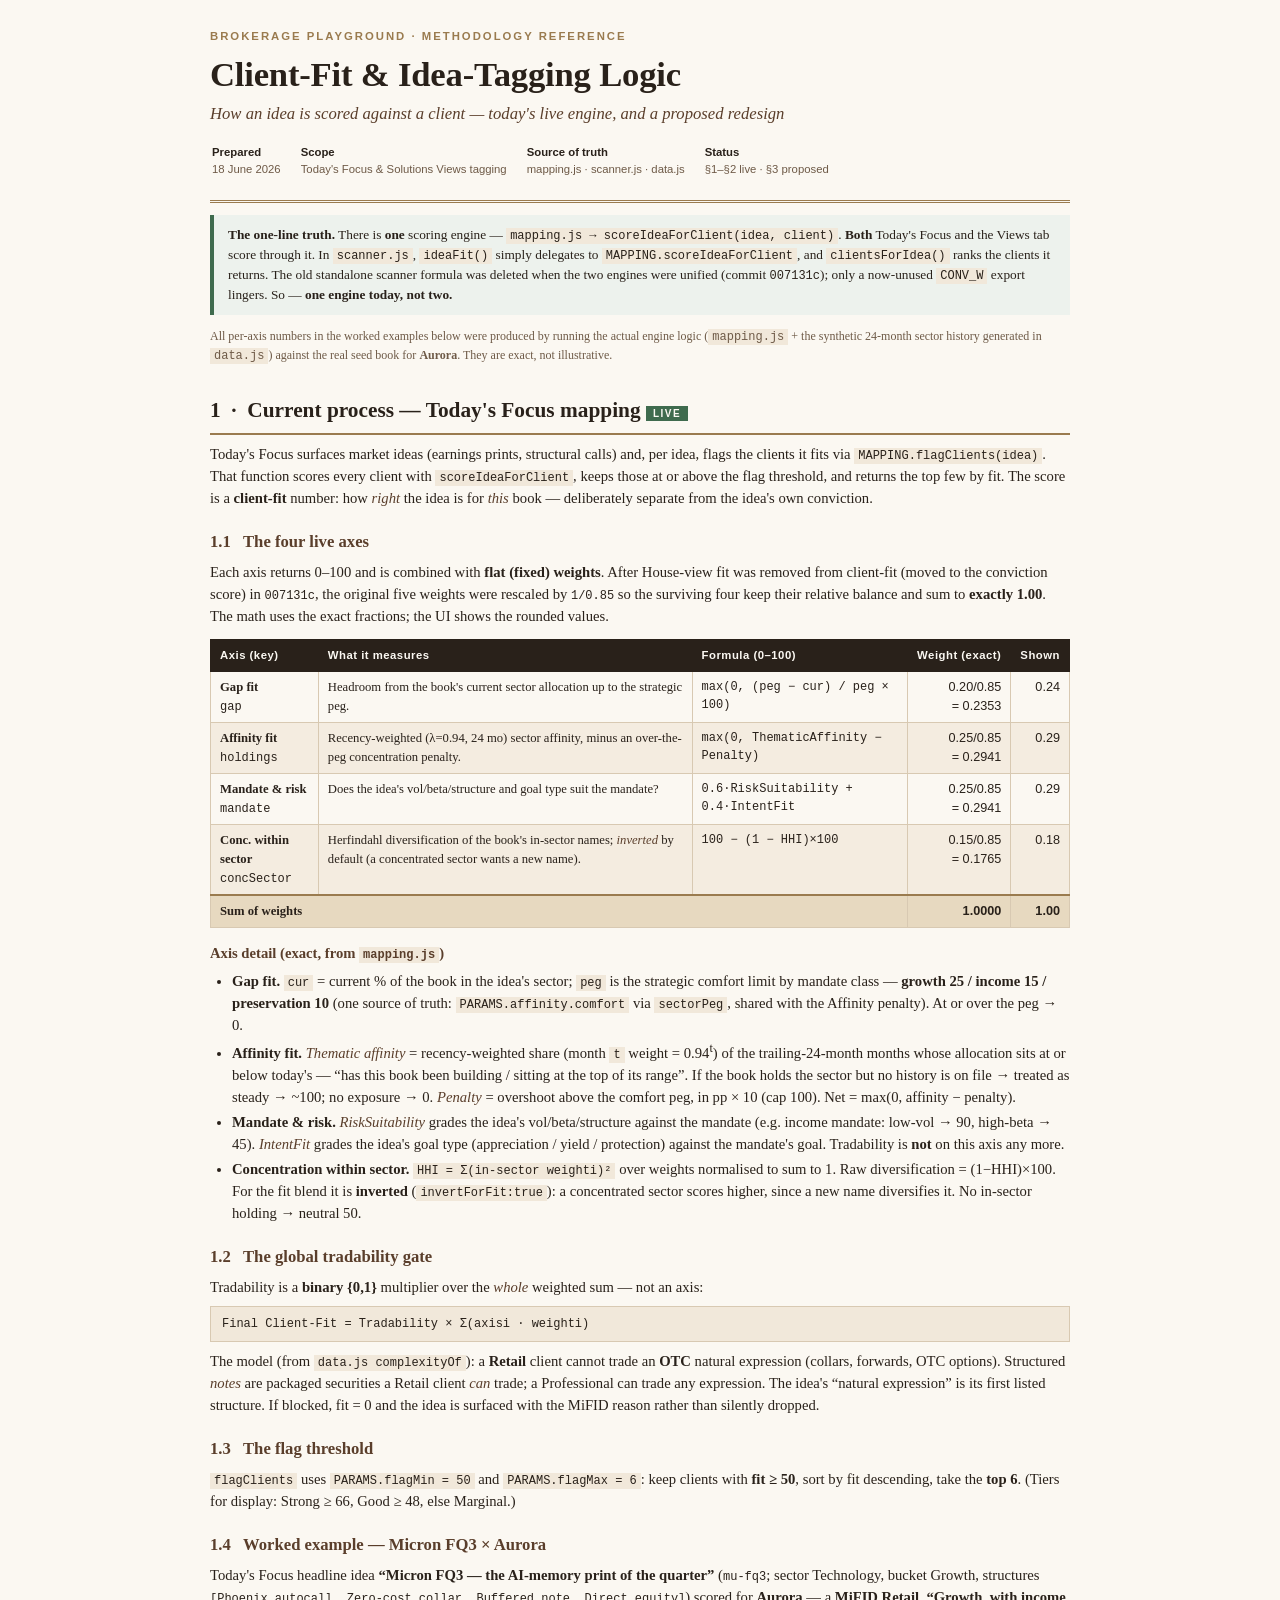
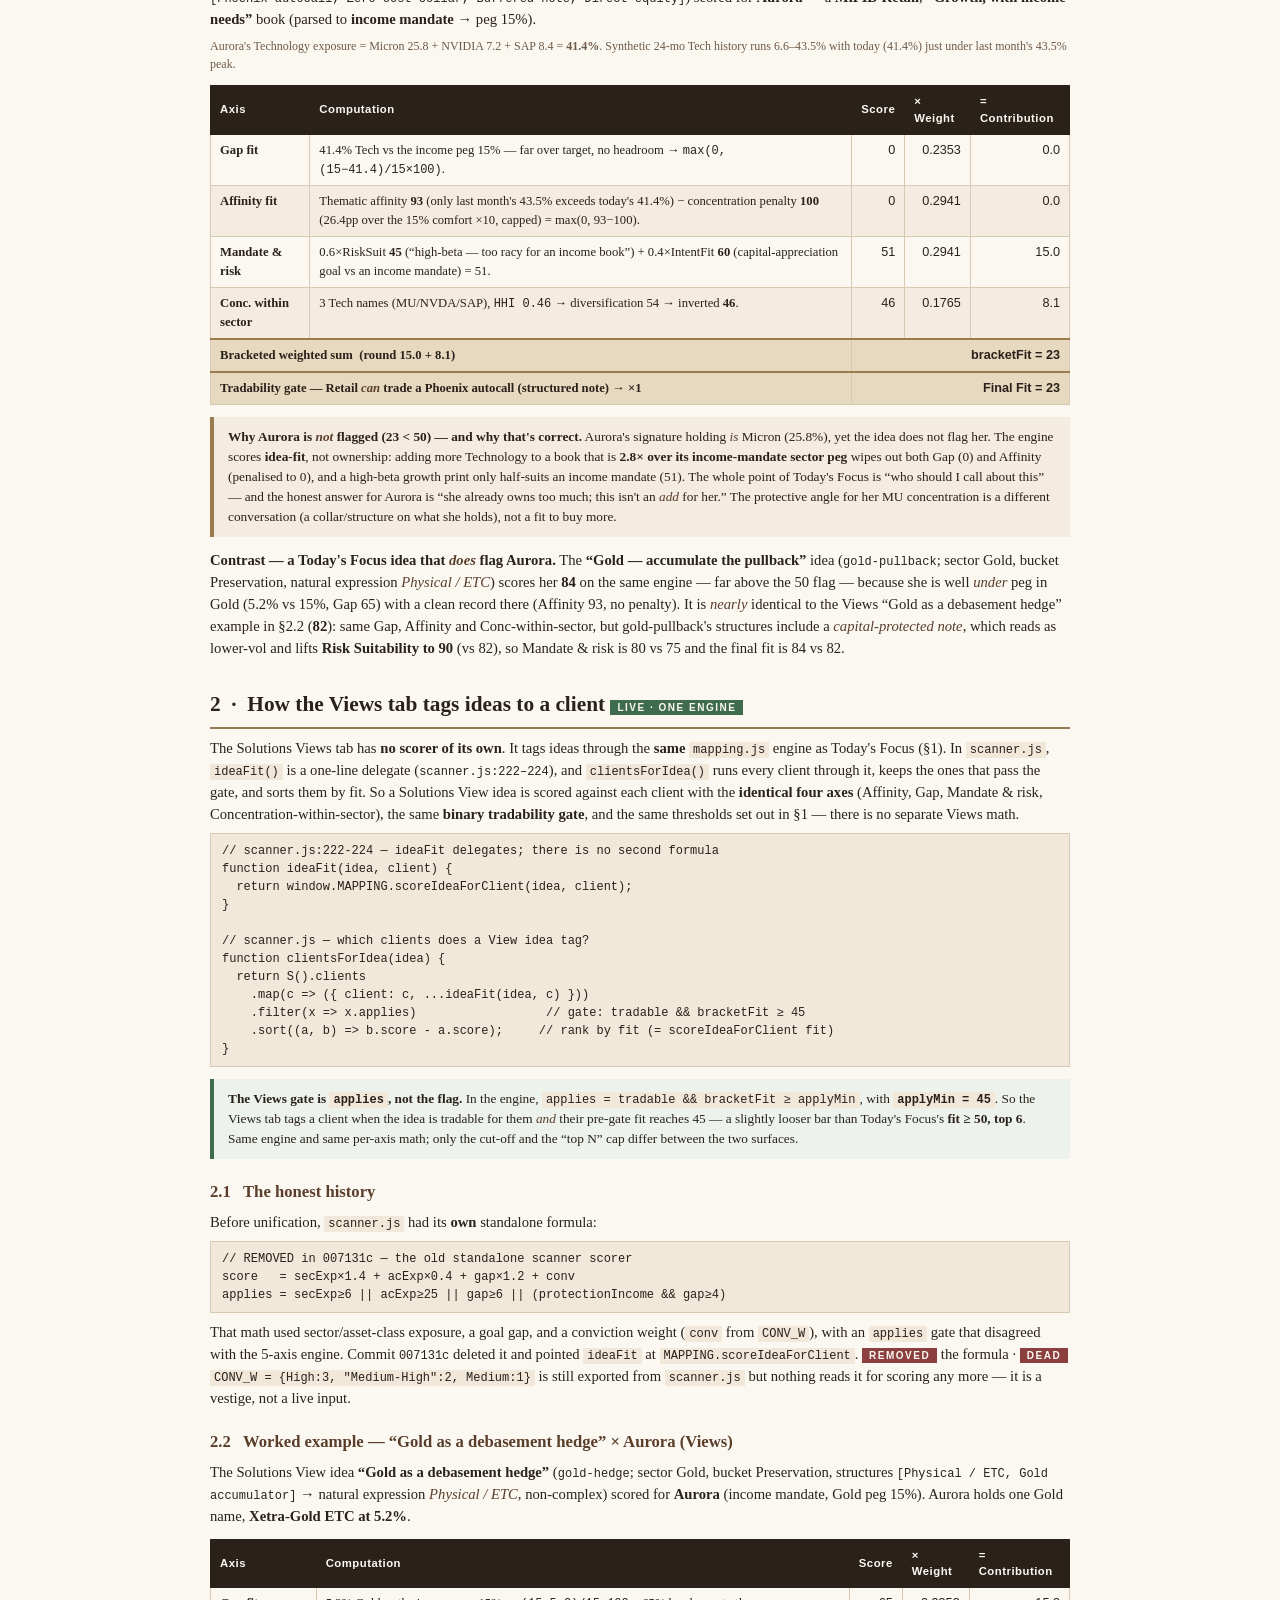
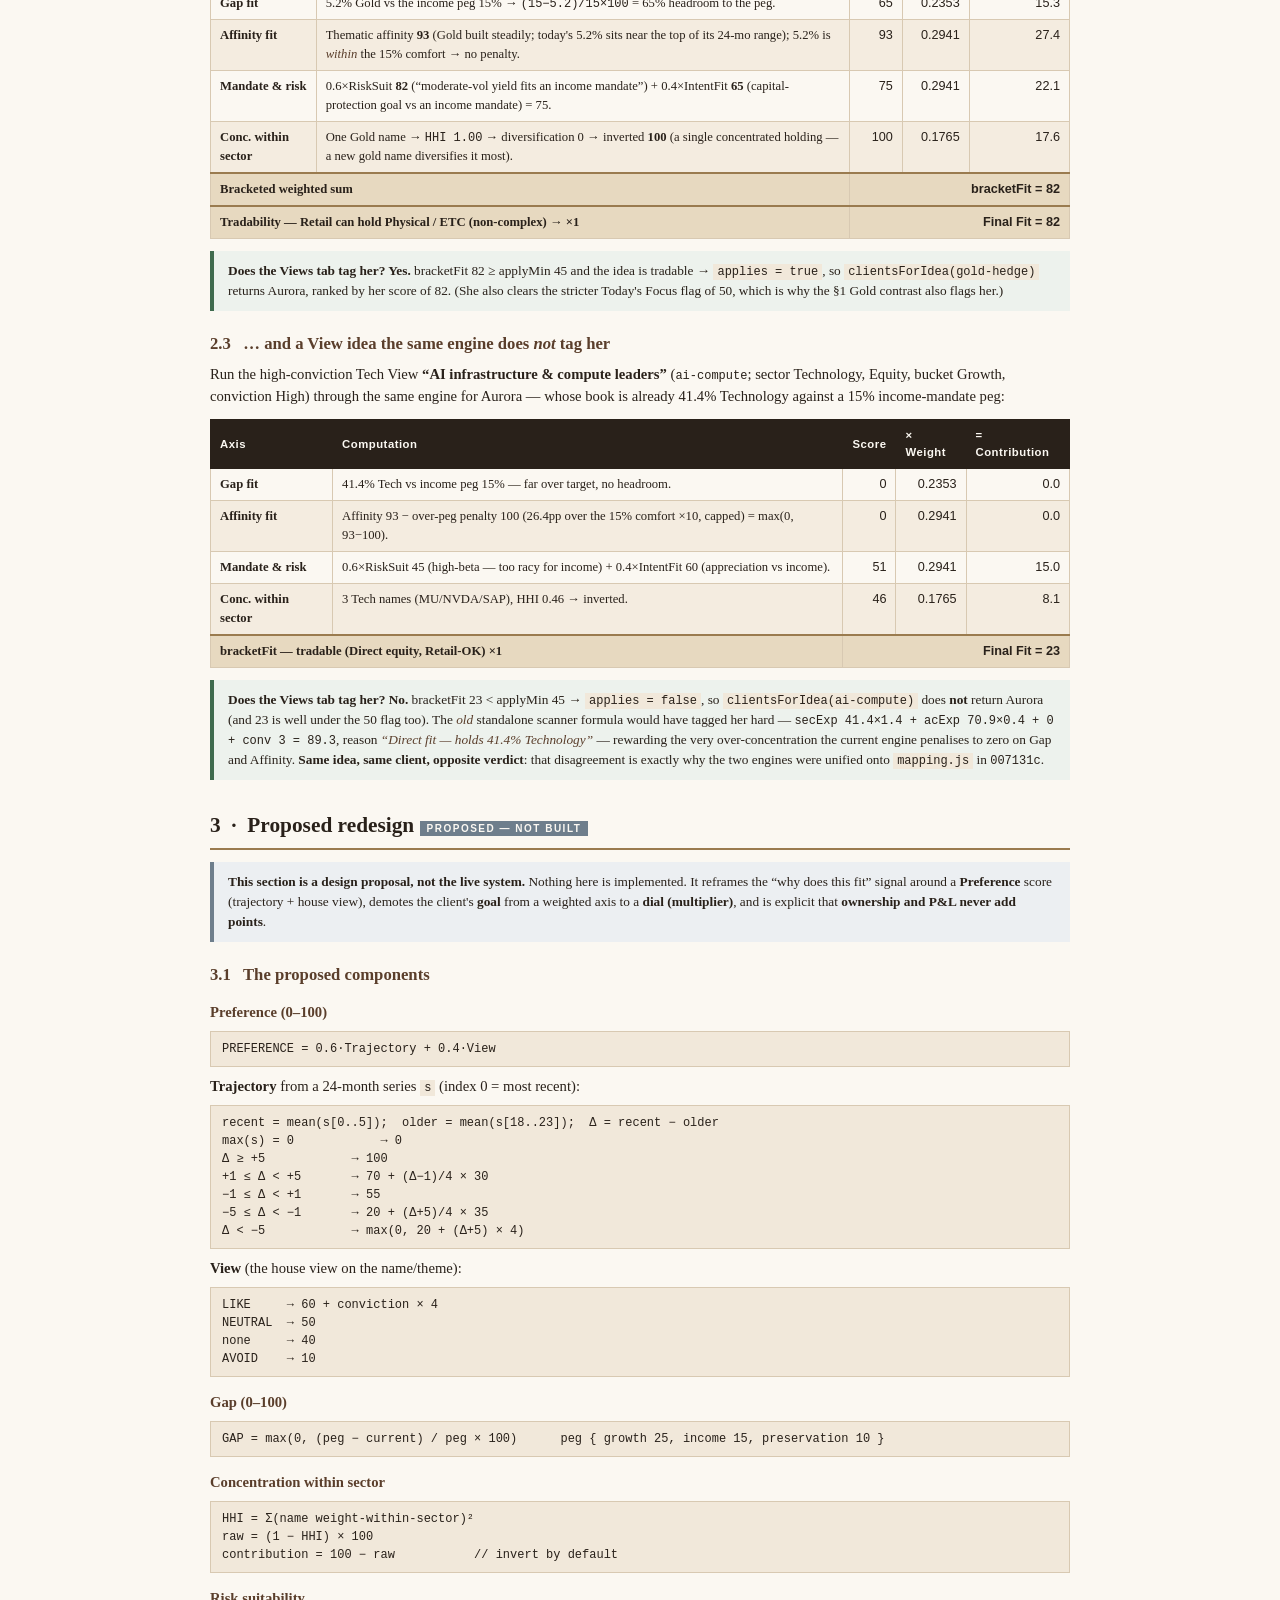
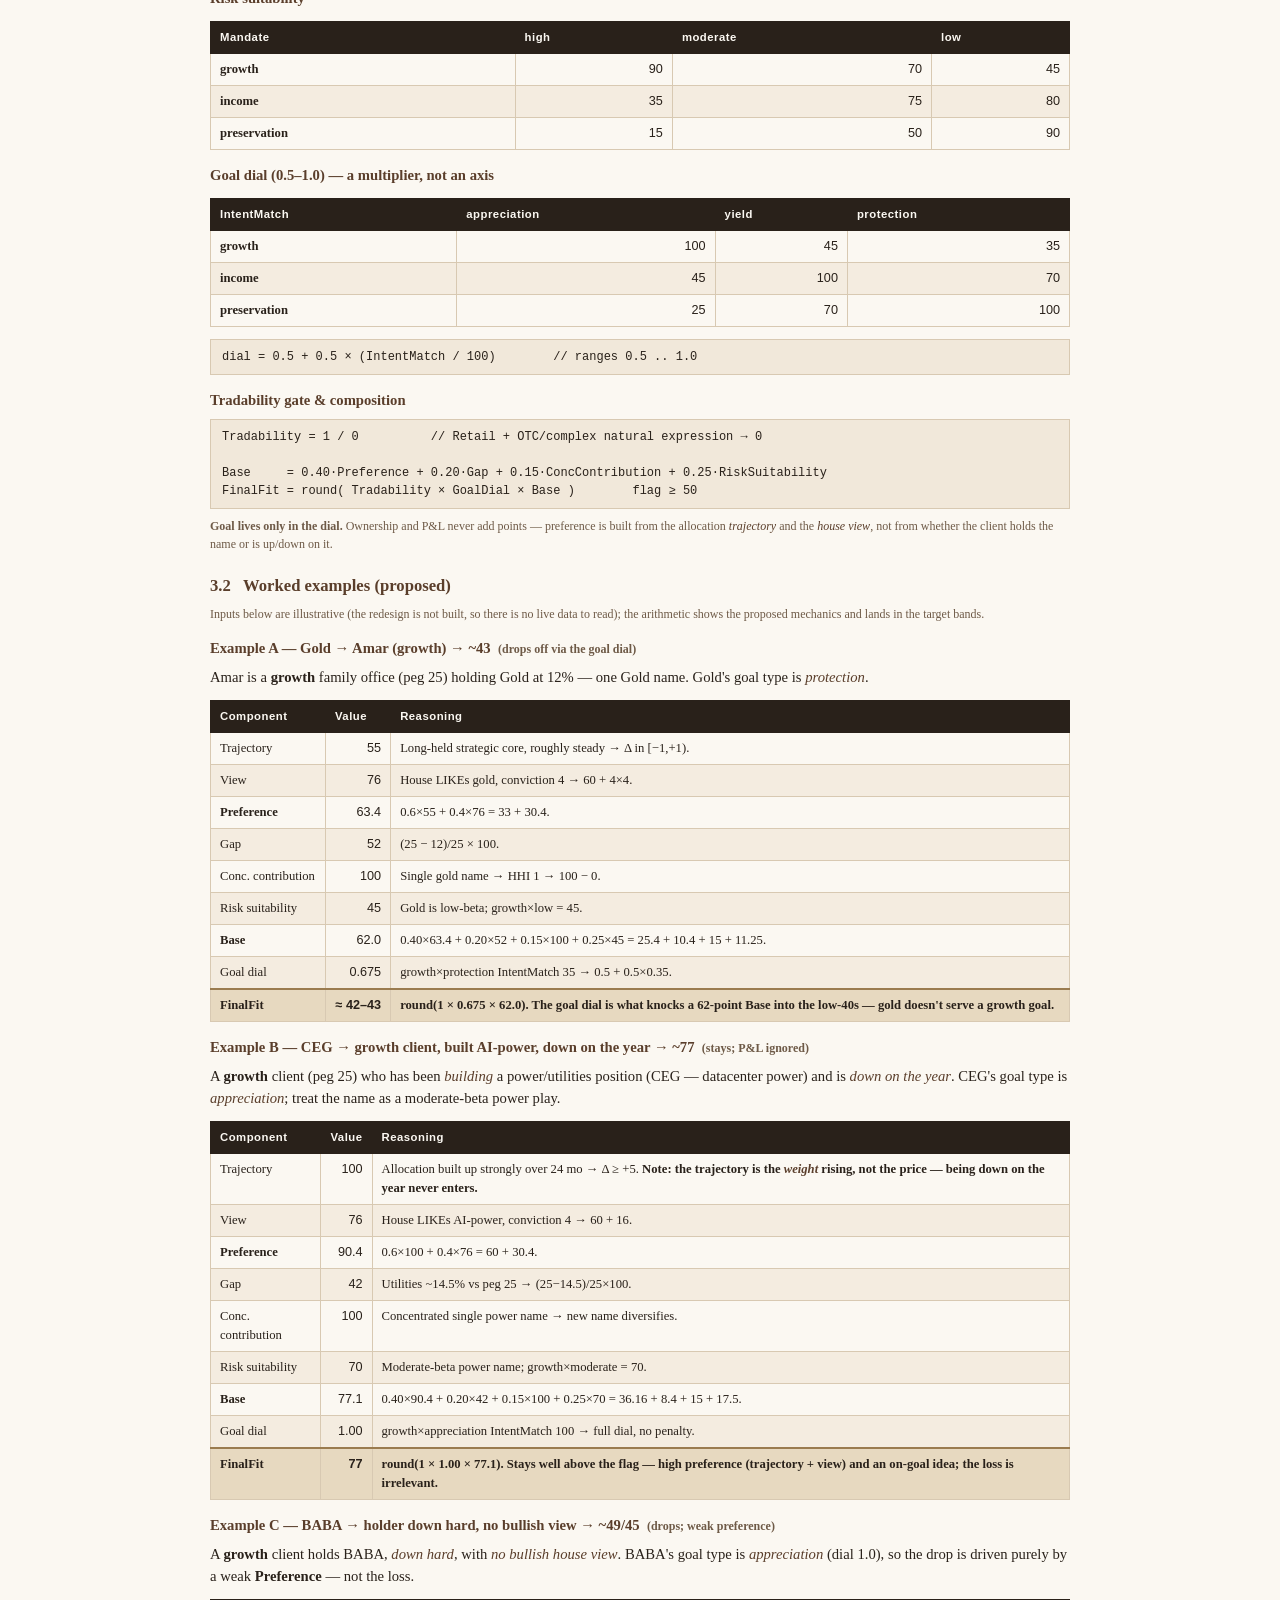
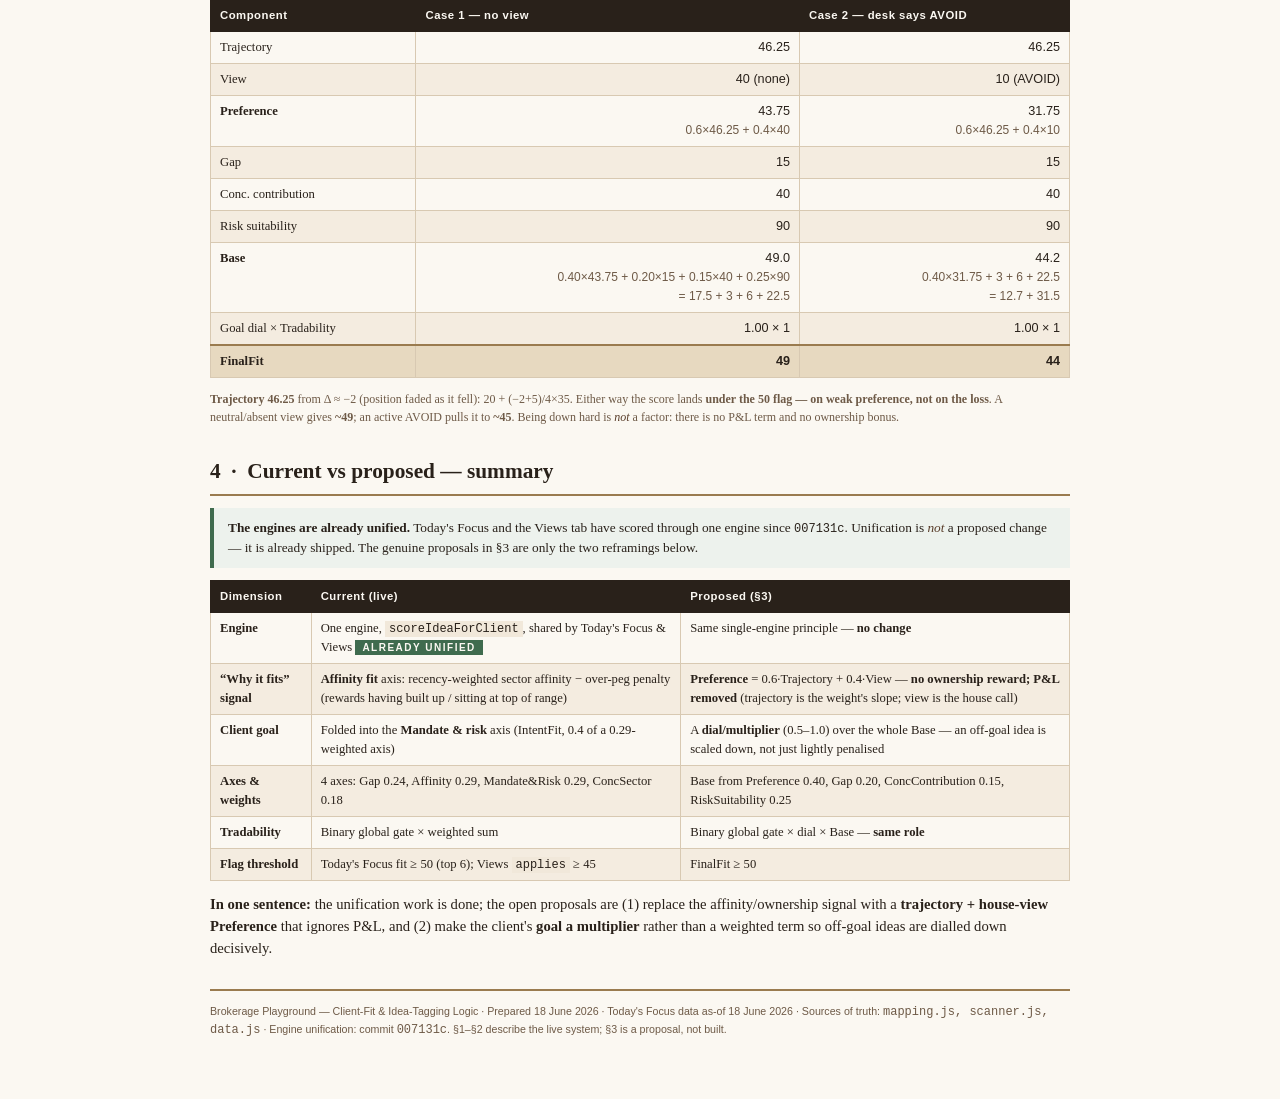
<file: MAPPING_AND_TAGGING.html>
<!DOCTYPE html>
<html lang="en">
<head>
<meta charset="utf-8"/>
<meta name="viewport" content="width=device-width, initial-scale=1"/>
<title>Client-Fit &amp; Idea-Tagging Logic — Reference</title>
<style>
  @page { size: A4; margin: 20mm 16mm 18mm 16mm; }
  html { -webkit-text-size-adjust: 100%; }
  body {
    font-family: "Georgia", "Times New Roman", serif;
    color: #29211A;
    background: #FBF8F2;
    line-height: 1.5;
    font-size: 11pt;
    margin: 0;
    padding: 0;
  }
  .page { max-width: 860px; margin: 0 auto; padding: 28px 34px 60px 34px; }

  /* ---- headings ---- */
  h1, h2, h3, h4 { font-family: "Georgia", "Times New Roman", serif; color: #29211A; font-weight: 700; }
  h1 { font-size: 26pt; line-height: 1.15; margin: 0 0 4px 0; letter-spacing: -0.2px; }
  h2 {
    font-size: 16pt; margin: 30px 0 8px 0; padding-bottom: 6px;
    border-bottom: 2px solid #9A7B4F; color: #29211A;
  }
  h3 { font-size: 12.5pt; margin: 20px 0 6px 0; color: #5A3E2B; }
  h4 { font-size: 11pt; margin: 14px 0 4px 0; color: #5A3E2B; }
  p { margin: 7px 0; }
  a { color: #9A7B4F; }
  strong { color: #29211A; }
  em { color: #5A3E2B; }

  .kicker { font-family: "Helvetica", "Arial", sans-serif; font-size: 8.5pt; letter-spacing: 2px;
            text-transform: uppercase; color: #9A7B4F; font-weight: 700; margin: 0 0 10px 0; }
  .subtitle { font-size: 12.5pt; color: #5A3E2B; font-style: italic; margin: 6px 0 0 0; }

  /* ---- cover meta ---- */
  .cover { border-bottom: 3px double #9A7B4F; padding-bottom: 18px; margin-bottom: 8px; }
  .meta { font-family: "Helvetica","Arial",sans-serif; font-size: 8.5pt; color: #6E5A47; margin-top: 14px; }
  .meta td { padding: 2px 18px 2px 0; vertical-align: top; }
  .meta b { color: #29211A; }

  /* ---- callouts ---- */
  .note, .proposed, .key {
    border-left: 4px solid #9A7B4F; background: #F4ECE0; padding: 10px 14px;
    margin: 12px 0; font-size: 10pt;
  }
  .key { border-left-color: #3F6B4E; background: #EDF2ED; }
  .proposed { border-left-color: #6E7E8C; background: #ECEFF2; }
  .tag { font-family: "Helvetica","Arial",sans-serif; font-size: 7.5pt; letter-spacing: 1.5px;
         text-transform: uppercase; font-weight: 700; padding: 2px 7px; color: #FBF8F2; }
  .tag-current { background: #3F6B4E; }
  .tag-proposed { background: #6E7E8C; }
  .tag-removed { background: #8C3F3F; }

  /* ---- tables ---- */
  table.data { border-collapse: collapse; width: 100%; margin: 12px 0; font-size: 9.5pt; }
  table.data th {
    background: #29211A; color: #FBF8F2; text-align: left; padding: 7px 9px;
    font-family: "Helvetica","Arial",sans-serif; font-size: 8.5pt; letter-spacing: 0.5px; font-weight: 700;
    border: 1px solid #29211A;
  }
  table.data td { padding: 6px 9px; border: 1px solid #D8C9B2; vertical-align: top; }
  table.data tr.alt td { background: #F4ECE0; }
  table.data td.num { text-align: right; font-family: "Helvetica","Arial",sans-serif; }
  table.data tr.total td { background: #E7D9C0; font-weight: 700; border-top: 2px solid #9A7B4F; }
  .mono { font-family: "Consolas","Courier New",monospace; font-size: 9pt; }
  .formula { font-family: "Consolas","Courier New",monospace; font-size: 9pt; background: #F1E8DA;
             padding: 8px 11px; border: 1px solid #D8C9B2; margin: 8px 0; display: block; white-space: pre-wrap; }
  code { font-family: "Consolas","Courier New",monospace; font-size: 9pt; background: #F1E8DA; padding: 1px 4px; }

  ul { margin: 6px 0 6px 0; padding-left: 22px; }
  li { margin: 3px 0; }
  .small { font-size: 9pt; color: #6E5A47; }
  .pagebreak { page-break-before: always; }
  hr { border: none; border-top: 1px solid #D8C9B2; margin: 22px 0; }
  .footer { margin-top: 30px; padding-top: 12px; border-top: 2px solid #9A7B4F;
            font-family: "Helvetica","Arial",sans-serif; font-size: 8pt; color: #6E5A47; }
</style>
</head>
<body>
<div class="page">

  <!-- ============================ COVER ============================ -->
  <div class="cover">
    <p class="kicker">Brokerage Playground &middot; Methodology Reference</p>
    <h1>Client-Fit &amp; Idea-Tagging Logic</h1>
    <p class="subtitle">How an idea is scored against a client &mdash; today's live engine, and a proposed redesign</p>
    <table class="meta">
      <tr>
        <td><b>Prepared</b><br/>18 June 2026</td>
        <td><b>Scope</b><br/>Today's Focus &amp; Solutions Views tagging</td>
        <td><b>Source of truth</b><br/>mapping.js &middot; scanner.js &middot; data.js</td>
        <td><b>Status</b><br/>&sect;1&ndash;&sect;2 live &middot; &sect;3 proposed</td>
      </tr>
    </table>
  </div>

  <div class="key">
    <b>The one-line truth.</b> There is <b>one</b> scoring engine &mdash;
    <code>mapping.js &rarr; scoreIdeaForClient(idea, client)</code>. <b>Both</b> Today's Focus
    and the Views tab score through it. In <code>scanner.js</code>, <code>ideaFit()</code> simply
    delegates to <code>MAPPING.scoreIdeaForClient</code>, and <code>clientsForIdea()</code> ranks the
    clients it returns. The old standalone scanner formula was deleted when the two engines were
    unified (commit <span class="mono">007131c</span>); only a now-unused <code>CONV_W</code> export
    lingers. So &mdash; <b>one engine today, not two.</b>
  </div>

  <p class="small">All per-axis numbers in the worked examples below were produced by running the
  actual engine logic (<code>mapping.js</code> + the synthetic 24-month sector history generated in
  <code>data.js</code>) against the real seed book for <b>Aurora</b>. They are exact, not illustrative.</p>

  <!-- ============================ SECTION 1 ============================ -->
  <h2>1 &nbsp;&middot;&nbsp; Current process &mdash; Today's Focus mapping <span class="tag tag-current">Live</span></h2>

  <p>Today's Focus surfaces market ideas (earnings prints, structural calls) and, per idea, flags the
  clients it fits via <code>MAPPING.flagClients(idea)</code>. That function scores every client with
  <code>scoreIdeaForClient</code>, keeps those at or above the flag threshold, and returns the top few
  by fit. The score is a <b>client-fit</b> number: how <em>right</em> the idea is for <em>this</em>
  book &mdash; deliberately separate from the idea's own conviction.</p>

  <h3>1.1 &nbsp; The four live axes</h3>
  <p>Each axis returns 0&ndash;100 and is combined with <b>flat (fixed) weights</b>. After House-view fit
  was removed from client-fit (moved to the conviction score) in <span class="mono">007131c</span>, the
  original five weights were rescaled by <span class="mono">1/0.85</span> so the surviving four keep their
  relative balance and sum to <b>exactly 1.00</b>. The math uses the exact fractions; the UI shows the
  rounded values.</p>

  <table class="data">
    <tr>
      <th>Axis (key)</th><th>What it measures</th><th>Formula (0&ndash;100)</th>
      <th>Weight&nbsp;(exact)</th><th>Shown</th>
    </tr>
    <tr>
      <td><b>Gap fit</b><br/><span class="mono">gap</span></td>
      <td>Headroom from the book's current sector allocation up to the strategic peg.</td>
      <td class="mono">max(0, (peg &minus; cur) / peg &times; 100)</td>
      <td class="num">0.20/0.85<br/>= 0.2353</td><td class="num">0.24</td>
    </tr>
    <tr class="alt">
      <td><b>Affinity fit</b><br/><span class="mono">holdings</span></td>
      <td>Recency-weighted (&lambda;=0.94, 24&nbsp;mo) sector affinity, minus an over-the-peg concentration penalty.</td>
      <td class="mono">max(0, ThematicAffinity &minus; Penalty)</td>
      <td class="num">0.25/0.85<br/>= 0.2941</td><td class="num">0.29</td>
    </tr>
    <tr>
      <td><b>Mandate &amp; risk</b><br/><span class="mono">mandate</span></td>
      <td>Does the idea's vol/beta/structure and goal type suit the mandate?</td>
      <td class="mono">0.6&middot;RiskSuitability + 0.4&middot;IntentFit</td>
      <td class="num">0.25/0.85<br/>= 0.2941</td><td class="num">0.29</td>
    </tr>
    <tr class="alt">
      <td><b>Conc. within sector</b><br/><span class="mono">concSector</span></td>
      <td>Herfindahl diversification of the book's in-sector names; <em>inverted</em> by default (a concentrated sector wants a new name).</td>
      <td class="mono">100 &minus; (1 &minus; HHI)&times;100</td>
      <td class="num">0.15/0.85<br/>= 0.1765</td><td class="num">0.18</td>
    </tr>
    <tr class="total"><td colspan="3">Sum of weights</td><td class="num">1.0000</td><td class="num">1.00</td></tr>
  </table>

  <h4>Axis detail (exact, from <code>mapping.js</code>)</h4>
  <ul>
    <li><b>Gap fit.</b> <code>cur</code> = current % of the book in the idea's sector; <code>peg</code> is the
      strategic comfort limit by mandate class &mdash; <b>growth 25 / income 15 / preservation 10</b> (one
      source of truth: <code>PARAMS.affinity.comfort</code> via <code>sectorPeg</code>, shared with the
      Affinity penalty). At or over the peg &rarr; 0.</li>
    <li><b>Affinity fit.</b> <em>Thematic affinity</em> = recency-weighted share (month <code>t</code> weight =
      0.94<sup>t</sup>) of the trailing-24-month months whose allocation sits at or below today's &mdash;
      &ldquo;has this book been building / sitting at the top of its range&rdquo;. If the book holds the sector
      but no history is on file &rarr; treated as steady &rarr; ~100; no exposure &rarr; 0.
      <em>Penalty</em> = overshoot above the comfort peg, in pp &times; 10 (cap 100). Net = max(0, affinity &minus; penalty).</li>
    <li><b>Mandate &amp; risk.</b> <em>RiskSuitability</em> grades the idea's vol/beta/structure against the mandate
      (e.g. income mandate: low-vol &rarr; 90, high-beta &rarr; 45). <em>IntentFit</em> grades the idea's goal type
      (appreciation / yield / protection) against the mandate's goal. Tradability is <b>not</b> on this axis any more.</li>
    <li><b>Concentration within sector.</b> <code>HHI = &Sigma;(in-sector weighti)²</code> over weights normalised to
      sum to 1. Raw diversification = (1&minus;HHI)&times;100. For the fit blend it is <b>inverted</b>
      (<code>invertForFit:true</code>): a concentrated sector scores higher, since a new name diversifies it.
      No in-sector holding &rarr; neutral 50.</li>
  </ul>

  <h3>1.2 &nbsp; The global tradability gate</h3>
  <p>Tradability is a <b>binary {0,1}</b> multiplier over the <em>whole</em> weighted sum &mdash; not an axis:</p>
  <span class="formula">Final Client-Fit = Tradability &times; &Sigma;(axisi &middot; weighti)</span>
  <p>The model (from <code>data.js complexityOf</code>): a <b>Retail</b> client cannot trade an <b>OTC</b> natural
  expression (collars, forwards, OTC options). Structured <em>notes</em> are packaged securities a Retail client
  <em>can</em> trade; a Professional can trade any expression. The idea's &ldquo;natural expression&rdquo; is its first
  listed structure. If blocked, fit = 0 and the idea is surfaced with the MiFID reason rather than silently dropped.</p>

  <h3>1.3 &nbsp; The flag threshold</h3>
  <p><code>flagClients</code> uses <code>PARAMS.flagMin = 50</code> and <code>PARAMS.flagMax = 6</code>: keep clients with
  <b>fit &ge; 50</b>, sort by fit descending, take the <b>top 6</b>. (Tiers for display: Strong &ge; 66, Good &ge; 48,
  else Marginal.)</p>

  <h3>1.4 &nbsp; Worked example &mdash; Micron FQ3 &times; Aurora</h3>
  <p>Today's Focus headline idea <b>&ldquo;Micron FQ3 &mdash; the AI-memory print of the quarter&rdquo;</b>
  (<span class="mono">mu-fq3</span>; sector Technology, bucket Growth, structures
  <span class="mono">[Phoenix autocall, Zero-cost collar, Buffered note, Direct equity]</span>) scored for
  <b>Aurora</b> &mdash; a <b>MiFID Retail</b>, <b>&ldquo;Growth, with income needs&rdquo;</b> book (parsed to
  <b>income mandate</b> &rarr; peg 15%).</p>

  <p class="small">Aurora's Technology exposure = Micron 25.8 + NVIDIA 7.2 + SAP 8.4 = <b>41.4%</b>. Synthetic
  24-mo Tech history runs 6.6&ndash;43.5% with today (41.4%) just under last month's 43.5% peak.</p>

  <table class="data">
    <tr><th>Axis</th><th>Computation</th><th>Score</th><th>&times; Weight</th><th>= Contribution</th></tr>
    <tr>
      <td><b>Gap fit</b></td>
      <td>41.4% Tech vs the income peg 15% &mdash; far over target, no headroom &rarr; <span class="mono">max(0,(15&minus;41.4)/15&times;100)</span>.</td>
      <td class="num">0</td><td class="num">0.2353</td><td class="num">0.0</td>
    </tr>
    <tr class="alt">
      <td><b>Affinity fit</b></td>
      <td>Thematic affinity <b>93</b> (only last month's 43.5% exceeds today's 41.4%) &minus; concentration penalty <b>100</b>
          (26.4pp over the 15% comfort &times;10, capped) = max(0, 93&minus;100).</td>
      <td class="num">0</td><td class="num">0.2941</td><td class="num">0.0</td>
    </tr>
    <tr>
      <td><b>Mandate &amp; risk</b></td>
      <td>0.6&times;RiskSuit <b>45</b> (&ldquo;high-beta &mdash; too racy for an income book&rdquo;) +
          0.4&times;IntentFit <b>60</b> (capital-appreciation goal vs an income mandate) = 51.</td>
      <td class="num">51</td><td class="num">0.2941</td><td class="num">15.0</td>
    </tr>
    <tr class="alt">
      <td><b>Conc. within sector</b></td>
      <td>3 Tech names (MU/NVDA/SAP), <span class="mono">HHI 0.46</span> &rarr; diversification 54 &rarr; inverted <b>46</b>.</td>
      <td class="num">46</td><td class="num">0.1765</td><td class="num">8.1</td>
    </tr>
    <tr class="total"><td colspan="2">Bracketed weighted sum &nbsp;(round 15.0 + 8.1)</td><td colspan="3" class="num">bracketFit = 23</td></tr>
    <tr class="total"><td colspan="2">Tradability gate &mdash; Retail <em>can</em> trade a Phoenix autocall (structured note) &rarr; &times;1</td><td colspan="3" class="num">Final Fit = 23</td></tr>
  </table>

  <div class="note">
    <b>Why Aurora is <em>not</em> flagged (23 &lt; 50) &mdash; and why that's correct.</b> Aurora's signature
    holding <em>is</em> Micron (25.8%), yet the idea does not flag her. The engine scores <b>idea-fit</b>, not
    ownership: adding more Technology to a book that is <b>2.8&times; over its income-mandate sector peg</b> wipes out
    both Gap (0) and Affinity (penalised to 0), and a high-beta growth print only half-suits an income mandate
    (51). The whole point of Today's Focus is &ldquo;who should I call about this&rdquo; &mdash; and the honest answer for
    Aurora is &ldquo;she already owns too much; this isn't an <em>add</em> for her.&rdquo; The protective angle for her MU
    concentration is a different conversation (a collar/structure on what she holds), not a fit to buy more.
  </div>

  <p><b>Contrast &mdash; a Today's Focus idea that <em>does</em> flag Aurora.</b> The
  <b>&ldquo;Gold &mdash; accumulate the pullback&rdquo;</b> idea (<span class="mono">gold-pullback</span>; sector Gold, bucket
  Preservation, natural expression <em>Physical / ETC</em>) scores her <b>84</b> on the same engine &mdash; far above the 50
  flag &mdash; because she is well <em>under</em> peg in Gold (5.2% vs 15%, Gap 65) with a clean record there (Affinity 93,
  no penalty). It is <em>nearly</em> identical to the Views &ldquo;Gold as a debasement hedge&rdquo; example in &sect;2.2
  (<b>82</b>): same Gap, Affinity and Conc-within-sector, but gold-pullback's structures include a
  <em>capital-protected note</em>, which reads as lower-vol and lifts <b>Risk Suitability to 90</b> (vs 82),
  so Mandate&nbsp;&amp;&nbsp;risk is 80 vs 75 and the final fit is 84 vs 82.</p>

  <!-- ============================ SECTION 2 ============================ -->
  <h2 class="pagebreak">2 &nbsp;&middot;&nbsp; How the Views tab tags ideas to a client <span class="tag tag-current">Live &middot; one engine</span></h2>

  <p>The Solutions Views tab has <b>no scorer of its own</b>. It tags ideas through the <b>same</b>
  <code>mapping.js</code> engine as Today's Focus (&sect;1). In <code>scanner.js</code>, <code>ideaFit()</code> is a
  one-line delegate (<span class="mono">scanner.js:222&ndash;224</span>), and <code>clientsForIdea()</code> runs every
  client through it, keeps the ones that pass the gate, and sorts them by fit. So a Solutions View idea is scored against
  each client with the <b>identical four axes</b> (Affinity, Gap, Mandate&nbsp;&amp;&nbsp;risk,
  Concentration-within-sector), the same <b>binary tradability gate</b>, and the same thresholds set out in &sect;1 &mdash;
  there is no separate Views math.</p>

  <pre class="formula">// scanner.js:222-224 &mdash; ideaFit delegates; there is no second formula<br/>function ideaFit(idea, client) {<br/>  return window.MAPPING.scoreIdeaForClient(idea, client);<br/>}<br/><br/>// scanner.js &mdash; which clients does a View idea tag?<br/>function clientsForIdea(idea) {<br/>  return S().clients<br/>    .map(c =&gt; ({ client: c, ...ideaFit(idea, c) }))<br/>    .filter(x =&gt; x.applies)                  // gate: tradable &amp;&amp; bracketFit &ge; 45<br/>    .sort((a, b) =&gt; b.score - a.score);     // rank by fit (= scoreIdeaForClient fit)<br/>}</pre>

  <div class="key">
    <b>The Views gate is <code>applies</code>, not the flag.</b> In the engine,
    <code>applies = tradable &amp;&amp; bracketFit &ge; applyMin</code>, with <b><code>applyMin = 45</code></b>. So the Views tab
    tags a client when the idea is tradable for them <em>and</em> their pre-gate fit reaches 45 &mdash; a slightly looser bar
    than Today's Focus's <b>fit &ge; 50, top 6</b>. Same engine and same per-axis math; only the cut-off and the
    &ldquo;top N&rdquo; cap differ between the two surfaces.
  </div>

  <h3>2.1 &nbsp; The honest history</h3>
  <p>Before unification, <code>scanner.js</code> had its <b>own</b> standalone formula:</p>
  <pre class="formula">// REMOVED in 007131c &mdash; the old standalone scanner scorer<br/>score   = secExp&times;1.4 + acExp&times;0.4 + gap&times;1.2 + conv<br/>applies = secExp&ge;6 || acExp&ge;25 || gap&ge;6 || (protectionIncome &amp;&amp; gap&ge;4)</pre>
  <p>That math used sector/asset-class exposure, a goal gap, and a conviction weight (<code>conv</code> from
  <code>CONV_W</code>), with an <code>applies</code> gate that disagreed with the 5-axis engine. Commit
  <span class="mono">007131c</span> deleted it and pointed <code>ideaFit</code> at <code>MAPPING.scoreIdeaForClient</code>.
  <span class="tag tag-removed">Removed</span> the formula &middot; <span class="tag tag-removed">Dead</span>
  <code>CONV_W = {High:3, "Medium-High":2, Medium:1}</code> is still exported from <code>scanner.js</code> but nothing
  reads it for scoring any more &mdash; it is a vestige, not a live input.</p>

  <h3>2.2 &nbsp; Worked example &mdash; &ldquo;Gold as a debasement hedge&rdquo; &times; Aurora (Views)</h3>
  <p>The Solutions View idea <b>&ldquo;Gold as a debasement hedge&rdquo;</b> (<span class="mono">gold-hedge</span>; sector Gold,
  bucket Preservation, structures <span class="mono">[Physical / ETC, Gold accumulator]</span> &rarr; natural expression
  <em>Physical / ETC</em>, non-complex) scored for <b>Aurora</b> (income mandate, Gold peg 15%). Aurora holds one Gold
  name, <b>Xetra-Gold ETC at 5.2%</b>.</p>

  <table class="data">
    <tr><th>Axis</th><th>Computation</th><th>Score</th><th>&times; Weight</th><th>= Contribution</th></tr>
    <tr>
      <td><b>Gap fit</b></td>
      <td>5.2% Gold vs the income peg 15% &rarr; <span class="mono">(15&minus;5.2)/15&times;100</span> = 65% headroom to the peg.</td>
      <td class="num">65</td><td class="num">0.2353</td><td class="num">15.3</td>
    </tr>
    <tr class="alt">
      <td><b>Affinity fit</b></td>
      <td>Thematic affinity <b>93</b> (Gold built steadily; today's 5.2% sits near the top of its 24-mo range);
          5.2% is <em>within</em> the 15% comfort &rarr; no penalty.</td>
      <td class="num">93</td><td class="num">0.2941</td><td class="num">27.4</td>
    </tr>
    <tr>
      <td><b>Mandate &amp; risk</b></td>
      <td>0.6&times;RiskSuit <b>82</b> (&ldquo;moderate-vol yield fits an income mandate&rdquo;) +
          0.4&times;IntentFit <b>65</b> (capital-protection goal vs an income mandate) = 75.</td>
      <td class="num">75</td><td class="num">0.2941</td><td class="num">22.1</td>
    </tr>
    <tr class="alt">
      <td><b>Conc. within sector</b></td>
      <td>One Gold name &rarr; <span class="mono">HHI 1.00</span> &rarr; diversification 0 &rarr; inverted <b>100</b>
          (a single concentrated holding &mdash; a new gold name diversifies it most).</td>
      <td class="num">100</td><td class="num">0.1765</td><td class="num">17.6</td>
    </tr>
    <tr class="total"><td colspan="2">Bracketed weighted sum</td><td colspan="3" class="num">bracketFit = 82</td></tr>
    <tr class="total"><td colspan="2">Tradability &mdash; Retail can hold Physical / ETC (non-complex) &rarr; &times;1</td><td colspan="3" class="num">Final Fit = 82</td></tr>
  </table>

  <div class="key">
    <b>Does the Views tab tag her? Yes.</b> bracketFit 82 &ge; applyMin 45 and the idea is tradable &rarr;
    <code>applies = true</code>, so <code>clientsForIdea(gold-hedge)</code> returns Aurora, ranked by her score of 82.
    (She also clears the stricter Today's Focus flag of 50, which is why the &sect;1 Gold contrast also flags her.)
  </div>

  <h3>2.3 &nbsp; &hellip; and a View idea the same engine does <em>not</em> tag her</h3>
  <p>Run the high-conviction Tech View <b>&ldquo;AI infrastructure &amp; compute leaders&rdquo;</b>
  (<span class="mono">ai-compute</span>; sector Technology, Equity, bucket Growth, conviction High) through the same engine
  for Aurora &mdash; whose book is already 41.4% Technology against a 15% income-mandate peg:</p>
  <table class="data">
    <tr><th>Axis</th><th>Computation</th><th>Score</th><th>&times; Weight</th><th>= Contribution</th></tr>
    <tr><td><b>Gap fit</b></td><td>41.4% Tech vs income peg 15% &mdash; far over target, no headroom.</td><td class="num">0</td><td class="num">0.2353</td><td class="num">0.0</td></tr>
    <tr class="alt"><td><b>Affinity fit</b></td><td>Affinity 93 &minus; over-peg penalty 100 (26.4pp over the 15% comfort &times;10, capped) = max(0, 93&minus;100).</td><td class="num">0</td><td class="num">0.2941</td><td class="num">0.0</td></tr>
    <tr><td><b>Mandate &amp; risk</b></td><td>0.6&times;RiskSuit 45 (high-beta &mdash; too racy for income) + 0.4&times;IntentFit 60 (appreciation vs income).</td><td class="num">51</td><td class="num">0.2941</td><td class="num">15.0</td></tr>
    <tr class="alt"><td><b>Conc. within sector</b></td><td>3 Tech names (MU/NVDA/SAP), HHI 0.46 &rarr; inverted.</td><td class="num">46</td><td class="num">0.1765</td><td class="num">8.1</td></tr>
    <tr class="total"><td colspan="2">bracketFit &mdash; tradable (Direct equity, Retail-OK) &times;1</td><td colspan="3" class="num">Final Fit = 23</td></tr>
  </table>
  <div class="key">
    <b>Does the Views tab tag her? No.</b> bracketFit 23 &lt; applyMin 45 &rarr; <code>applies = false</code>, so
    <code>clientsForIdea(ai-compute)</code> does <b>not</b> return Aurora (and 23 is well under the 50 flag too). The
    <em>old</em> standalone scanner formula would have tagged her hard &mdash; <span class="mono">secExp 41.4&times;1.4 +
    acExp 70.9&times;0.4 + 0 + conv 3 = 89.3</span>, reason <em>&ldquo;Direct fit &mdash; holds 41.4% Technology&rdquo;</em> &mdash;
    rewarding the very over-concentration the current engine penalises to zero on Gap and Affinity. <b>Same idea, same
    client, opposite verdict</b>: that disagreement is exactly why the two engines were unified onto <code>mapping.js</code>
    in <span class="mono">007131c</span>.
  </div>

  <!-- ============================ SECTION 3 ============================ -->
  <h2 class="pagebreak">3 &nbsp;&middot;&nbsp; Proposed redesign <span class="tag tag-proposed">Proposed &mdash; not built</span></h2>

  <div class="proposed">
    <b>This section is a design proposal, not the live system.</b> Nothing here is implemented. It reframes the
    &ldquo;why does this fit&rdquo; signal around a <b>Preference</b> score (trajectory + house view), demotes the client's
    <b>goal</b> from a weighted axis to a <b>dial (multiplier)</b>, and is explicit that <b>ownership and P&amp;L never add
    points</b>.
  </div>

  <h3>3.1 &nbsp; The proposed components</h3>

  <h4>Preference (0&ndash;100)</h4>
  <span class="formula">PREFERENCE = 0.6&middot;Trajectory + 0.4&middot;View</span>
  <p><b>Trajectory</b> from a 24-month series <code>s</code> (index 0 = most recent):</p>
  <pre class="formula">recent = mean(s[0..5]);  older = mean(s[18..23]);  &Delta; = recent &minus; older<br/>max(s) = 0            &rarr; 0<br/>&Delta; &ge; +5            &rarr; 100<br/>+1 &le; &Delta; &lt; +5       &rarr; 70 + (&Delta;&minus;1)/4 &times; 30<br/>&minus;1 &le; &Delta; &lt; +1       &rarr; 55<br/>&minus;5 &le; &Delta; &lt; &minus;1       &rarr; 20 + (&Delta;+5)/4 &times; 35<br/>&Delta; &lt; &minus;5            &rarr; max(0, 20 + (&Delta;+5) &times; 4)</pre>
  <p><b>View</b> (the house view on the name/theme):</p>
  <pre class="formula">LIKE     &rarr; 60 + conviction &times; 4<br/>NEUTRAL  &rarr; 50<br/>none     &rarr; 40<br/>AVOID    &rarr; 10</pre>

  <h4>Gap (0&ndash;100)</h4>
  <span class="formula">GAP = max(0, (peg &minus; current) / peg &times; 100)      peg { growth 25, income 15, preservation 10 }</span>

  <h4>Concentration within sector</h4>
  <pre class="formula">HHI = &Sigma;(name weight-within-sector)²<br/>raw = (1 &minus; HHI) &times; 100<br/>contribution = 100 &minus; raw           // invert by default</pre>

  <h4>Risk suitability</h4>
  <table class="data">
    <tr><th>Mandate</th><th>high</th><th>moderate</th><th>low</th></tr>
    <tr><td><b>growth</b></td><td class="num">90</td><td class="num">70</td><td class="num">45</td></tr>
    <tr class="alt"><td><b>income</b></td><td class="num">35</td><td class="num">75</td><td class="num">80</td></tr>
    <tr><td><b>preservation</b></td><td class="num">15</td><td class="num">50</td><td class="num">90</td></tr>
  </table>

  <h4>Goal dial (0.5&ndash;1.0) &mdash; a multiplier, not an axis</h4>
  <table class="data">
    <tr><th>IntentMatch</th><th>appreciation</th><th>yield</th><th>protection</th></tr>
    <tr><td><b>growth</b></td><td class="num">100</td><td class="num">45</td><td class="num">35</td></tr>
    <tr class="alt"><td><b>income</b></td><td class="num">45</td><td class="num">100</td><td class="num">70</td></tr>
    <tr><td><b>preservation</b></td><td class="num">25</td><td class="num">70</td><td class="num">100</td></tr>
  </table>
  <span class="formula">dial = 0.5 + 0.5 &times; (IntentMatch / 100)        // ranges 0.5 .. 1.0</span>

  <h4>Tradability gate &amp; composition</h4>
  <pre class="formula">Tradability = 1 / 0          // Retail + OTC/complex natural expression &rarr; 0<br/><br/>Base     = 0.40&middot;Preference + 0.20&middot;Gap + 0.15&middot;ConcContribution + 0.25&middot;RiskSuitability<br/>FinalFit = round( Tradability &times; GoalDial &times; Base )        flag &ge; 50</pre>
  <p class="small"><b>Goal lives only in the dial.</b> Ownership and P&amp;L never add points &mdash; preference is built from
  the allocation <em>trajectory</em> and the <em>house view</em>, not from whether the client holds the name or is up/down on it.</p>

  <h3>3.2 &nbsp; Worked examples (proposed)</h3>
  <p class="small">Inputs below are illustrative (the redesign is not built, so there is no live data to read); the
  arithmetic shows the proposed mechanics and lands in the target bands.</p>

  <h4>Example A &mdash; Gold &rarr; Amar (growth) &rarr; ~43 &nbsp;<span class="small">(drops off via the goal dial)</span></h4>
  <p>Amar is a <b>growth</b> family office (peg 25) holding Gold at 12% &mdash; one Gold name. Gold's goal type is
  <em>protection</em>.</p>
  <table class="data">
    <tr><th>Component</th><th>Value</th><th>Reasoning</th></tr>
    <tr><td>Trajectory</td><td class="num">55</td><td>Long-held strategic core, roughly steady &rarr; &Delta; in [&minus;1,+1).</td></tr>
    <tr class="alt"><td>View</td><td class="num">76</td><td>House LIKEs gold, conviction 4 &rarr; 60 + 4&times;4.</td></tr>
    <tr><td><b>Preference</b></td><td class="num">63.4</td><td>0.6&times;55 + 0.4&times;76 = 33 + 30.4.</td></tr>
    <tr class="alt"><td>Gap</td><td class="num">52</td><td>(25 &minus; 12)/25 &times; 100.</td></tr>
    <tr><td>Conc. contribution</td><td class="num">100</td><td>Single gold name &rarr; HHI 1 &rarr; 100 &minus; 0.</td></tr>
    <tr class="alt"><td>Risk suitability</td><td class="num">45</td><td>Gold is low-beta; growth&times;low = 45.</td></tr>
    <tr><td><b>Base</b></td><td class="num">62.0</td><td>0.40&times;63.4 + 0.20&times;52 + 0.15&times;100 + 0.25&times;45 = 25.4 + 10.4 + 15 + 11.25.</td></tr>
    <tr class="alt"><td>Goal dial</td><td class="num">0.675</td><td>growth&times;protection IntentMatch 35 &rarr; 0.5 + 0.5&times;0.35.</td></tr>
    <tr class="total"><td><b>FinalFit</b></td><td class="num">&asymp; 42&ndash;43</td><td>round(1 &times; 0.675 &times; 62.0). The <b>goal dial</b> is what knocks a 62-point Base into the low-40s &mdash; gold doesn't serve a growth goal.</td></tr>
  </table>

  <h4>Example B &mdash; CEG &rarr; growth client, built AI-power, down on the year &rarr; ~77 &nbsp;<span class="small">(stays; P&amp;L ignored)</span></h4>
  <p>A <b>growth</b> client (peg 25) who has been <em>building</em> a power/utilities position (CEG &mdash; datacenter power)
  and is <em>down on the year</em>. CEG's goal type is <em>appreciation</em>; treat the name as a moderate-beta power play.</p>
  <table class="data">
    <tr><th>Component</th><th>Value</th><th>Reasoning</th></tr>
    <tr><td>Trajectory</td><td class="num">100</td><td>Allocation built up strongly over 24 mo &rarr; &Delta; &ge; +5. <b>Note: the trajectory is the <em>weight</em> rising, not the price &mdash; being down on the year never enters.</b></td></tr>
    <tr class="alt"><td>View</td><td class="num">76</td><td>House LIKEs AI-power, conviction 4 &rarr; 60 + 16.</td></tr>
    <tr><td><b>Preference</b></td><td class="num">90.4</td><td>0.6&times;100 + 0.4&times;76 = 60 + 30.4.</td></tr>
    <tr class="alt"><td>Gap</td><td class="num">42</td><td>Utilities ~14.5% vs peg 25 &rarr; (25&minus;14.5)/25&times;100.</td></tr>
    <tr><td>Conc. contribution</td><td class="num">100</td><td>Concentrated single power name &rarr; new name diversifies.</td></tr>
    <tr class="alt"><td>Risk suitability</td><td class="num">70</td><td>Moderate-beta power name; growth&times;moderate = 70.</td></tr>
    <tr><td><b>Base</b></td><td class="num">77.1</td><td>0.40&times;90.4 + 0.20&times;42 + 0.15&times;100 + 0.25&times;70 = 36.16 + 8.4 + 15 + 17.5.</td></tr>
    <tr class="alt"><td>Goal dial</td><td class="num">1.00</td><td>growth&times;appreciation IntentMatch 100 &rarr; full dial, no penalty.</td></tr>
    <tr class="total"><td><b>FinalFit</b></td><td class="num">77</td><td>round(1 &times; 1.00 &times; 77.1). <b>Stays well above the flag</b> &mdash; high preference (trajectory + view) and an on-goal idea; the loss is irrelevant.</td></tr>
  </table>

  <h4>Example C &mdash; BABA &rarr; holder down hard, no bullish view &rarr; ~49/45 &nbsp;<span class="small">(drops; weak preference)</span></h4>
  <p>A <b>growth</b> client holds BABA, <em>down hard</em>, with <em>no bullish house view</em>. BABA's goal type is
  <em>appreciation</em> (dial 1.0), so the drop is driven purely by a weak <b>Preference</b> &mdash; not the loss.</p>
  <table class="data">
    <tr><th>Component</th><th>Case 1 &mdash; no view</th><th>Case 2 &mdash; desk says AVOID</th></tr>
    <tr><td>Trajectory</td><td class="num">46.25</td><td class="num">46.25</td></tr>
    <tr class="alt"><td>View</td><td class="num">40 (none)</td><td class="num">10 (AVOID)</td></tr>
    <tr><td><b>Preference</b></td><td class="num">43.75<br/><span class="small">0.6&times;46.25 + 0.4&times;40</span></td><td class="num">31.75<br/><span class="small">0.6&times;46.25 + 0.4&times;10</span></td></tr>
    <tr class="alt"><td>Gap</td><td class="num">15</td><td class="num">15</td></tr>
    <tr><td>Conc. contribution</td><td class="num">40</td><td class="num">40</td></tr>
    <tr class="alt"><td>Risk suitability</td><td class="num">90</td><td class="num">90</td></tr>
    <tr><td><b>Base</b></td><td class="num">49.0<br/><span class="small">0.40&times;43.75 + 0.20&times;15 + 0.15&times;40 + 0.25&times;90<br/>= 17.5 + 3 + 6 + 22.5</span></td><td class="num">44.2<br/><span class="small">0.40&times;31.75 + 3 + 6 + 22.5<br/>= 12.7 + 31.5</span></td></tr>
    <tr class="alt"><td>Goal dial &times; Tradability</td><td class="num">1.00 &times; 1</td><td class="num">1.00 &times; 1</td></tr>
    <tr class="total"><td><b>FinalFit</b></td><td class="num">49</td><td class="num">44</td></tr>
  </table>
  <p class="small"><b>Trajectory 46.25</b> from &Delta; &asymp; &minus;2 (position faded as it fell): 20 + (&minus;2+5)/4&times;35.
  Either way the score lands <b>under the 50 flag &mdash; on weak preference, not on the loss</b>. A neutral/absent view
  gives <b>~49</b>; an active AVOID pulls it to <b>~45</b>. Being down hard is <em>not</em> a factor: there is no P&amp;L term
  and no ownership bonus.</p>

  <!-- ============================ SECTION 4 ============================ -->
  <h2 class="pagebreak">4 &nbsp;&middot;&nbsp; Current vs proposed &mdash; summary</h2>

  <div class="key">
    <b>The engines are already unified.</b> Today's Focus and the Views tab have scored through one engine since
    <span class="mono">007131c</span>. Unification is <em>not</em> a proposed change &mdash; it is already shipped. The
    genuine proposals in &sect;3 are only the two reframings below.
  </div>

  <table class="data">
    <tr><th>Dimension</th><th>Current (live)</th><th>Proposed (&sect;3)</th></tr>
    <tr>
      <td><b>Engine</b></td>
      <td>One engine, <code>scoreIdeaForClient</code>, shared by Today's Focus &amp; Views <span class="tag tag-current">Already unified</span></td>
      <td>Same single-engine principle &mdash; <b>no change</b></td>
    </tr>
    <tr class="alt">
      <td><b>&ldquo;Why it fits&rdquo; signal</b></td>
      <td><b>Affinity fit</b> axis: recency-weighted sector affinity &minus; over-peg penalty (rewards having built up / sitting at top of range)</td>
      <td><b>Preference</b> = 0.6&middot;Trajectory + 0.4&middot;View &mdash; <b>no ownership reward; P&amp;L removed</b> (trajectory is the weight's slope; view is the house call)</td>
    </tr>
    <tr>
      <td><b>Client goal</b></td>
      <td>Folded into the <b>Mandate &amp; risk</b> axis (IntentFit, 0.4 of a 0.29-weighted axis)</td>
      <td>A <b>dial/multiplier</b> (0.5&ndash;1.0) over the whole Base &mdash; an off-goal idea is scaled down, not just lightly penalised</td>
    </tr>
    <tr class="alt">
      <td><b>Axes &amp; weights</b></td>
      <td>4 axes: Gap 0.24, Affinity 0.29, Mandate&amp;Risk 0.29, ConcSector 0.18</td>
      <td>Base from Preference 0.40, Gap 0.20, ConcContribution 0.15, RiskSuitability 0.25</td>
    </tr>
    <tr>
      <td><b>Tradability</b></td>
      <td>Binary global gate &times; weighted sum</td>
      <td>Binary global gate &times; dial &times; Base &mdash; <b>same role</b></td>
    </tr>
    <tr class="alt">
      <td><b>Flag threshold</b></td>
      <td>Today's Focus fit &ge; 50 (top 6); Views <code>applies</code> &ge; 45</td>
      <td>FinalFit &ge; 50</td>
    </tr>
  </table>

  <p><b>In one sentence:</b> the unification work is done; the open proposals are (1) replace the affinity/ownership
  signal with a <b>trajectory + house-view Preference</b> that ignores P&amp;L, and (2) make the client's <b>goal a
  multiplier</b> rather than a weighted term so off-goal ideas are dialled down decisively.</p>

  <div class="footer">
    Brokerage Playground &mdash; Client-Fit &amp; Idea-Tagging Logic &middot; Prepared 18 June 2026 &middot;
    Today's Focus data as-of 18 June 2026 &middot; Sources of truth: <span class="mono">mapping.js, scanner.js, data.js</span> &middot;
    Engine unification: commit <span class="mono">007131c</span>. &sect;1&ndash;&sect;2 describe the live system; &sect;3 is a proposal, not built.
  </div>

</div>
</body>
</html>
</file>
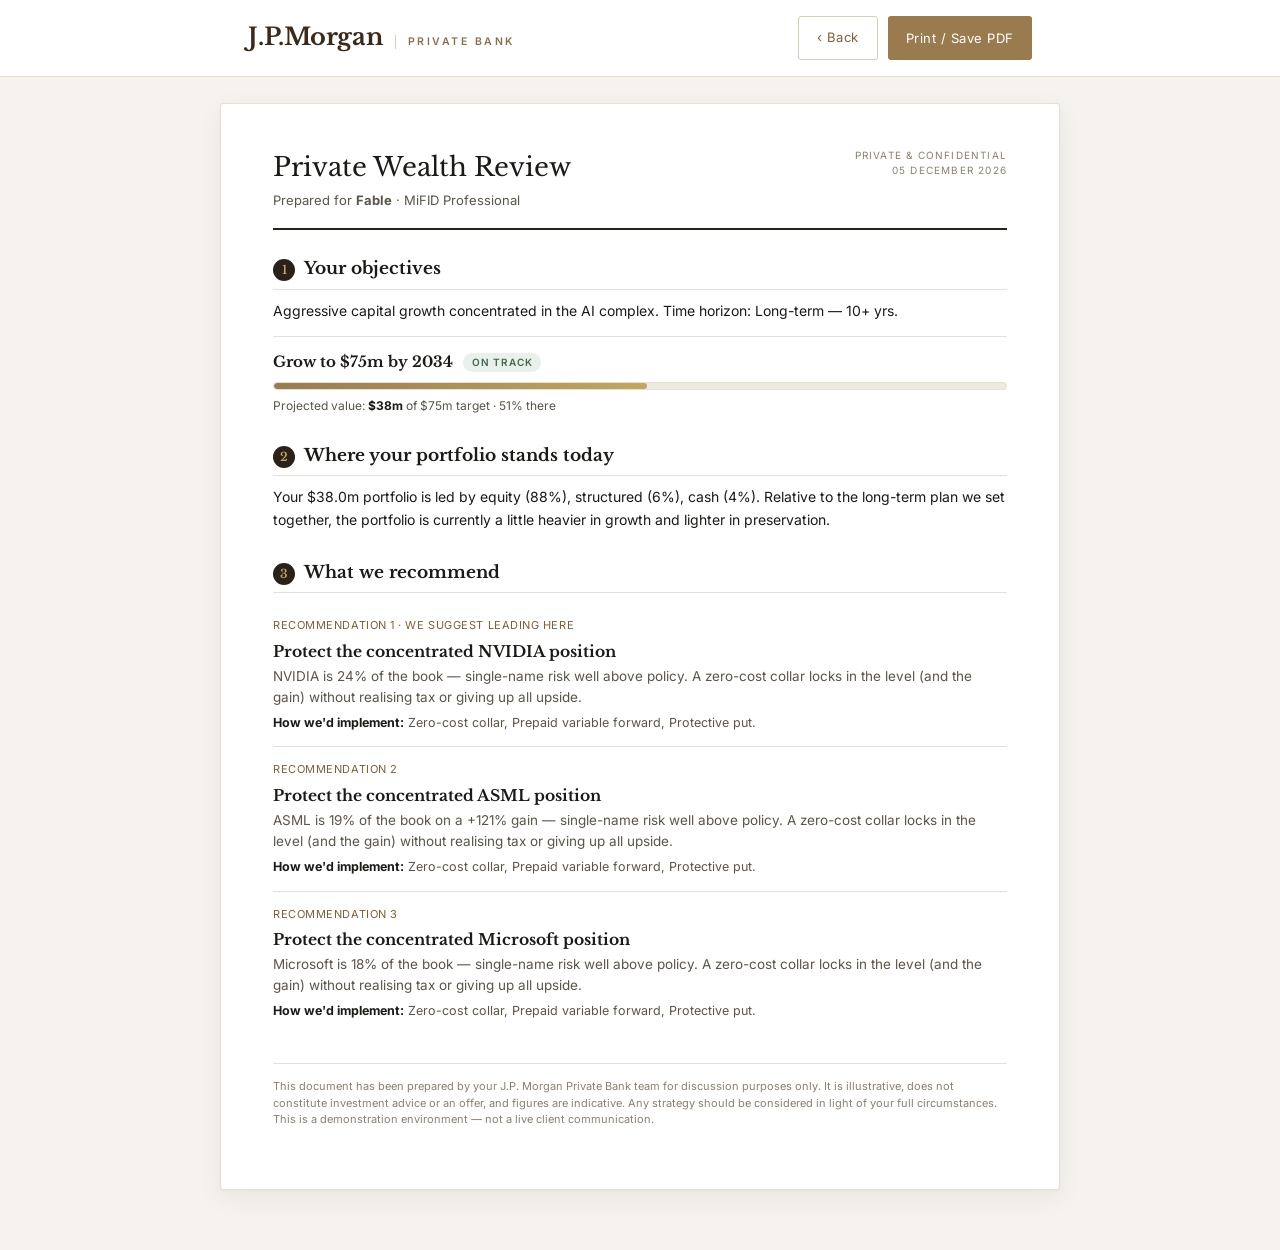
<file: onepager.html>
<!DOCTYPE html>
<html lang="en">
<head>
  <meta charset="UTF-8" />
  <meta name="viewport" content="width=device-width, initial-scale=1.0" />
  <title>Client one-pager — J.P.Morgan Private Bank</title>
  <link rel="preconnect" href="https://fonts.googleapis.com" />
  <link rel="preconnect" href="https://fonts.gstatic.com" crossorigin />
  <link href="https://fonts.googleapis.com/css2?family=Libre+Baskerville:ital,wght@0,400;0,700;1,400&family=Inter:wght@400;500;600&display=swap" rel="stylesheet" />
  <link rel="stylesheet" href="styles.css" />
  <style>
    .op-bar { background:#fff; border-bottom:1px solid var(--line); }
    .op-bar-inner { max-width:840px; margin:0 auto; padding:16px 28px; display:flex; align-items:center; gap:16px; }
    .op-actions { margin-left:auto; display:flex; gap:10px; }
    .op-sheet { max-width:840px; margin:26px auto 60px; background:#fff; border:1px solid var(--line); border-radius:var(--radius); padding:44px 52px 50px; box-shadow:var(--shadow-card); }
    .op-letterhead { display:flex; align-items:flex-start; border-bottom:2px solid var(--espresso); padding-bottom:18px; margin-bottom:26px; }
    .op-letterhead .conf { margin-left:auto; text-align:right; font-size:10px; letter-spacing:0.12em; text-transform:uppercase; color:var(--ink-faint); }
    .op-title { font-family:var(--serif); font-size:26px; margin:0 0 4px; }
    .op-sub { font-size:13px; color:var(--ink-soft); }
    .op-sec { margin-bottom:28px; }
    .op-sec h2 { font-family:var(--serif); font-size:17px; margin:0 0 10px; padding-bottom:7px; border-bottom:1px solid var(--line); }
    .op-sec p { font-size:14px; line-height:1.62; color:var(--ink); margin:0 0 8px; }
    .op-rec { padding:14px 0; border-bottom:1px solid var(--line); }
    .op-rec:last-child { border-bottom:none; }
    .op-rec h3 { font-family:var(--serif); font-size:15.5px; margin:0 0 3px; }
    .op-rec .op-rec-meta { font-size:11px; letter-spacing:0.05em; text-transform:uppercase; color:var(--bronze-deep); margin-bottom:6px; }
    .op-rec p { font-size:13.5px; color:var(--ink-soft); line-height:1.55; margin:0; }
    .op-rec .op-rec-how { font-size:12.5px; color:var(--ink-soft); margin-top:6px; }
    .op-rec .op-rec-how b { color:var(--ink); }
    .op-disc { font-size:11px; color:var(--ink-faint); line-height:1.5; border-top:1px solid var(--line); padding-top:14px; margin-top:8px; }
    .op-num { display:inline-grid; place-items:center; width:22px; height:22px; border-radius:50%; background:var(--espresso); color:var(--gold); font-size:12px; font-weight:600; margin-right:9px; }
    @media print {
      .op-bar, .no-print { display:none !important; }
      body { background:#fff; }
      .op-sheet { box-shadow:none; border:none; margin:0; max-width:none; padding:0 6px; }
      a { color:inherit; text-decoration:none; }
    }
  </style>
</head>
<body>
  <div class="op-bar no-print">
    <div class="op-bar-inner">
      <div class="brand"><span class="jpm-wordmark">J.P.Morgan</span><span class="jpm-sub">Private Bank</span></div>
      <div class="op-actions">
        <a class="view-port-btn ghost" id="backLink" href="index.html?tab=book">‹ Back</a>
        <button class="view-port-btn" onclick="window.print()">Print / Save PDF</button>
      </div>
    </div>
  </div>

  <div class="op-sheet" id="sheet"></div>

  <script src="data.js"></script>
  <script src="charts.js"></script>
  <script src="goals.js"></script>
  <script src="scanner.js"></script>
  <script src="mapping.js"></script>
  <script>
  (function () {
    "use strict";
    const esc = (s) => String(s == null ? "" : s).replace(/[&<>"']/g, c =>
      ({ "&": "&amp;", "<": "&lt;", ">": "&gt;", '"': "&quot;", "'": "&#39;" }[c]));
    const params = new URLSearchParams(location.search);
    const id = params.get("client") || (SEED.clients[0] && SEED.clients[0].id);
    const c = SEED.clients.find(x => x.id === id);
    document.getElementById("backLink").href = "index.html?tab=book&client=" + encodeURIComponent(id);
    if (!c) { document.getElementById("sheet").innerHTML = "<p>Client not found.</p>"; return; }

    const sym = c.ccy === "EUR" ? "€" : c.ccy === "GBP" ? "£" : "$";
    const fmtAum = sym + c.aum.toFixed(1) + "m";
    const today = new Date().toLocaleDateString("en-GB", { day: "2-digit", month: "long", year: "numeric" });

    // allocation in plain words
    const top3 = Object.entries(c.split).sort((a, b) => b[1] - a[1]).slice(0, 3)
      .map(([k, v]) => `${k.replace(/_/g, " ").toLowerCase()} (${v}%)`).join(", ");

    // target alignment
    const curB = window.GOALS.currentBuckets(c);
    const target = window.GOALS.goalsFor(c);
    const gaps = window.GOALS.GOALS3.map(b => ({ key: b.key, d: (curB[b.key] || 0) - (target[b.key] || 0) }))
      .filter(g => Math.abs(g.d) >= 5).sort((a, b) => Math.abs(b.d) - Math.abs(a.d));
    const alignText = gaps.length
      ? "Relative to the long-term plan we set together, the portfolio is currently " +
        gaps.map(g => `${g.d > 0 ? "a little heavier in" : "lighter in"} ${g.key.toLowerCase()}`).join(" and ") + "."
      : "The portfolio is well aligned with the long-term plan we set together.";

    // top 3 recommendations, client-facing (scanner findings first, then matched ideas)
    const rec = window.Scanner.recommendations(c);
    const ranked = rec.all.slice(0, 3);
    const recs = ranked.map((it, i) => `
      <div class="op-rec">
        <div class="op-rec-meta">Recommendation ${i + 1}${i === 0 ? " · we suggest leading here" : ""}</div>
        <h3>${esc(it.title)}</h3>
        <p>${esc(it.rationale)}</p>
        <div class="op-rec-how"><b>How we'd implement:</b> ${esc((it.structures || []).join(", "))}.${it.retailBlocked ? ` <span style="color:var(--neg)">(complex — we'd use a non-complex alternative for your account)</span>` : ""}</div>
      </div>`).join("");

    document.getElementById("sheet").innerHTML = `
      <div class="op-letterhead">
        <div>
          <div class="op-title">Private Wealth Review</div>
          <div class="op-sub">Prepared for <b>${esc(c.name)}</b> · ${esc(c.mifid)}</div>
        </div>
        <div class="conf">Private &amp; confidential<br>${today}</div>
      </div>

      <div class="op-sec">
        <h2><span class="op-num">1</span>Your objectives</h2>
        <p>${esc(c.goals.objective)}. Time horizon: ${esc(c.goals.horizon).replace(/·/g, "—")}.</p>
        ${BPCharts.fundingBar(c.goals.funding)}
      </div>

      <div class="op-sec">
        <h2><span class="op-num">2</span>Where your portfolio stands today</h2>
        <p>Your ${esc(fmtAum)} portfolio is led by ${esc(top3)}. ${esc(alignText)}</p>
      </div>

      <div class="op-sec">
        <h2><span class="op-num">3</span>What we recommend</h2>
        ${recs || "<p>No specific recommendations at this time.</p>"}
      </div>

      <p class="op-disc">This document has been prepared by your J.P.&nbsp;Morgan Private Bank team for discussion purposes only. It is illustrative, does not constitute investment advice or an offer, and figures are indicative. Any strategy should be considered in light of your full circumstances. This is a demonstration environment — not a live client communication.</p>`;
  })();
  </script>
</body>
</html>
</file>
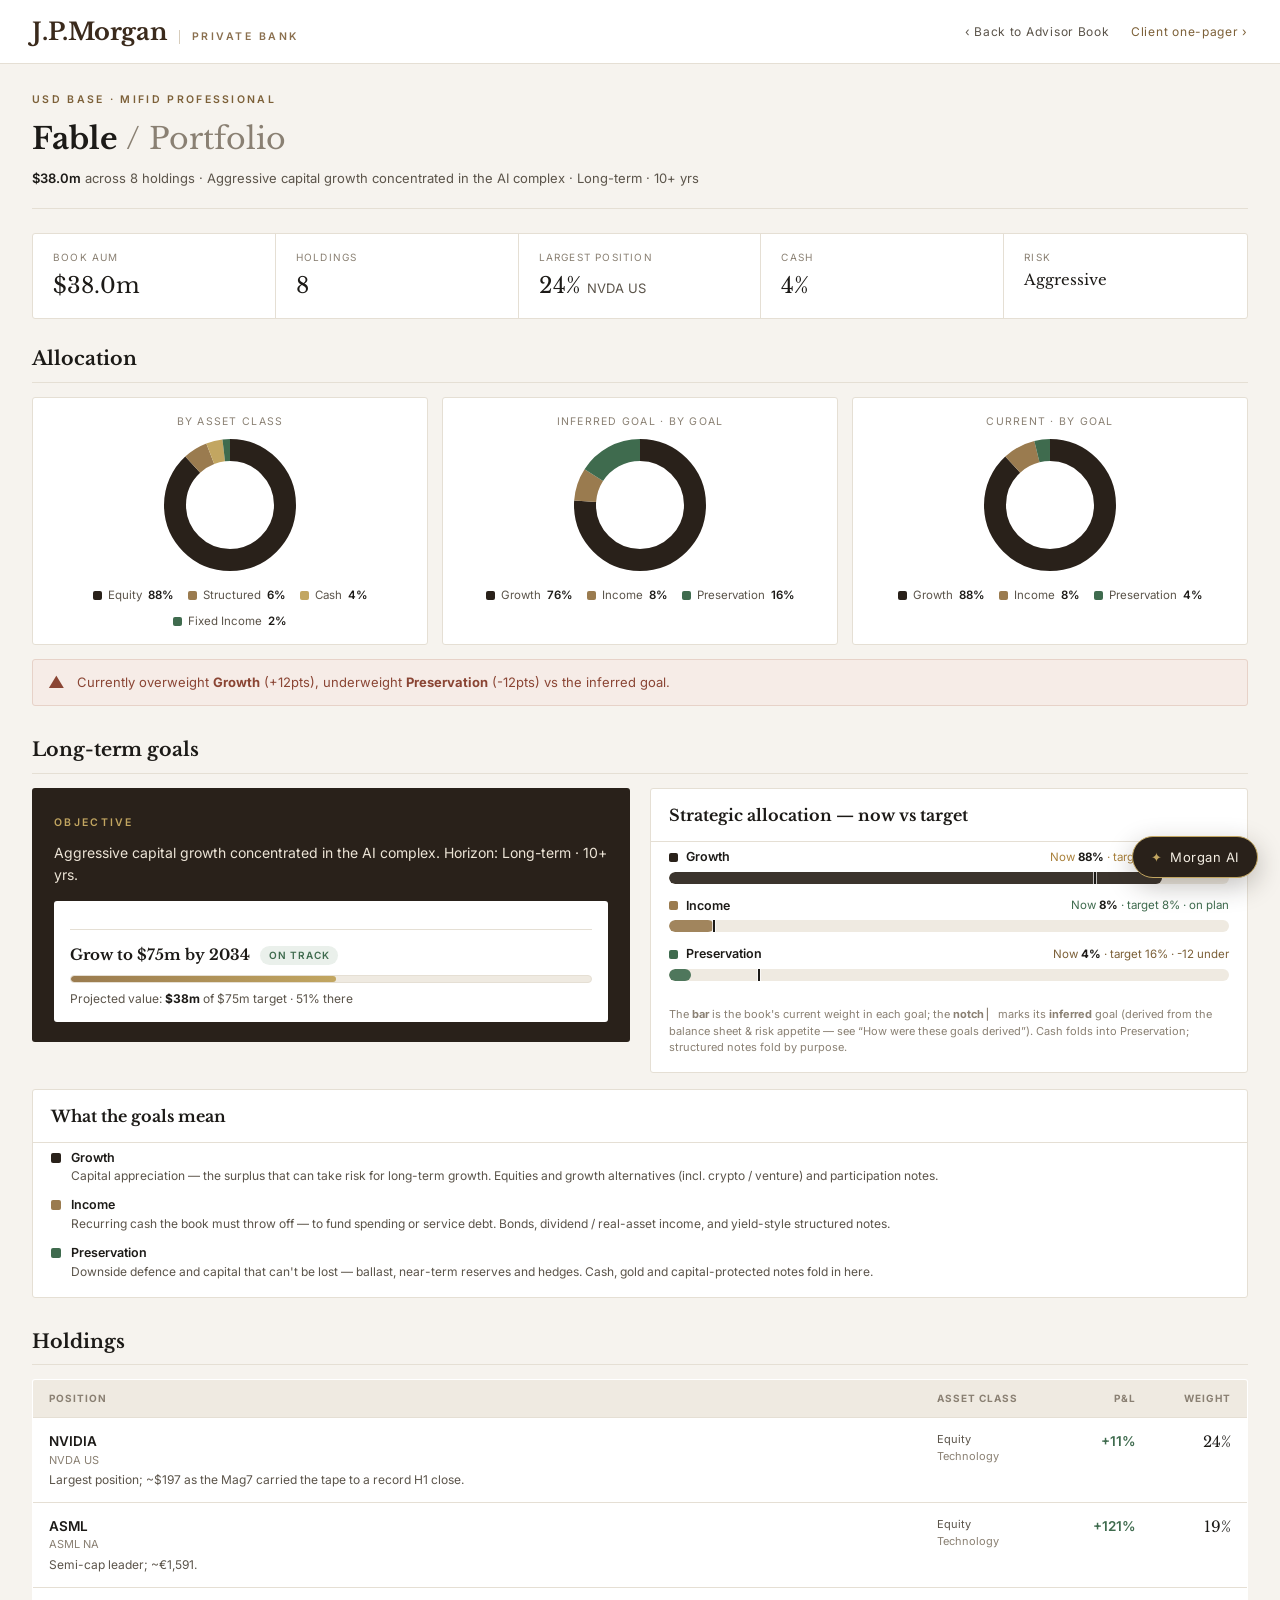
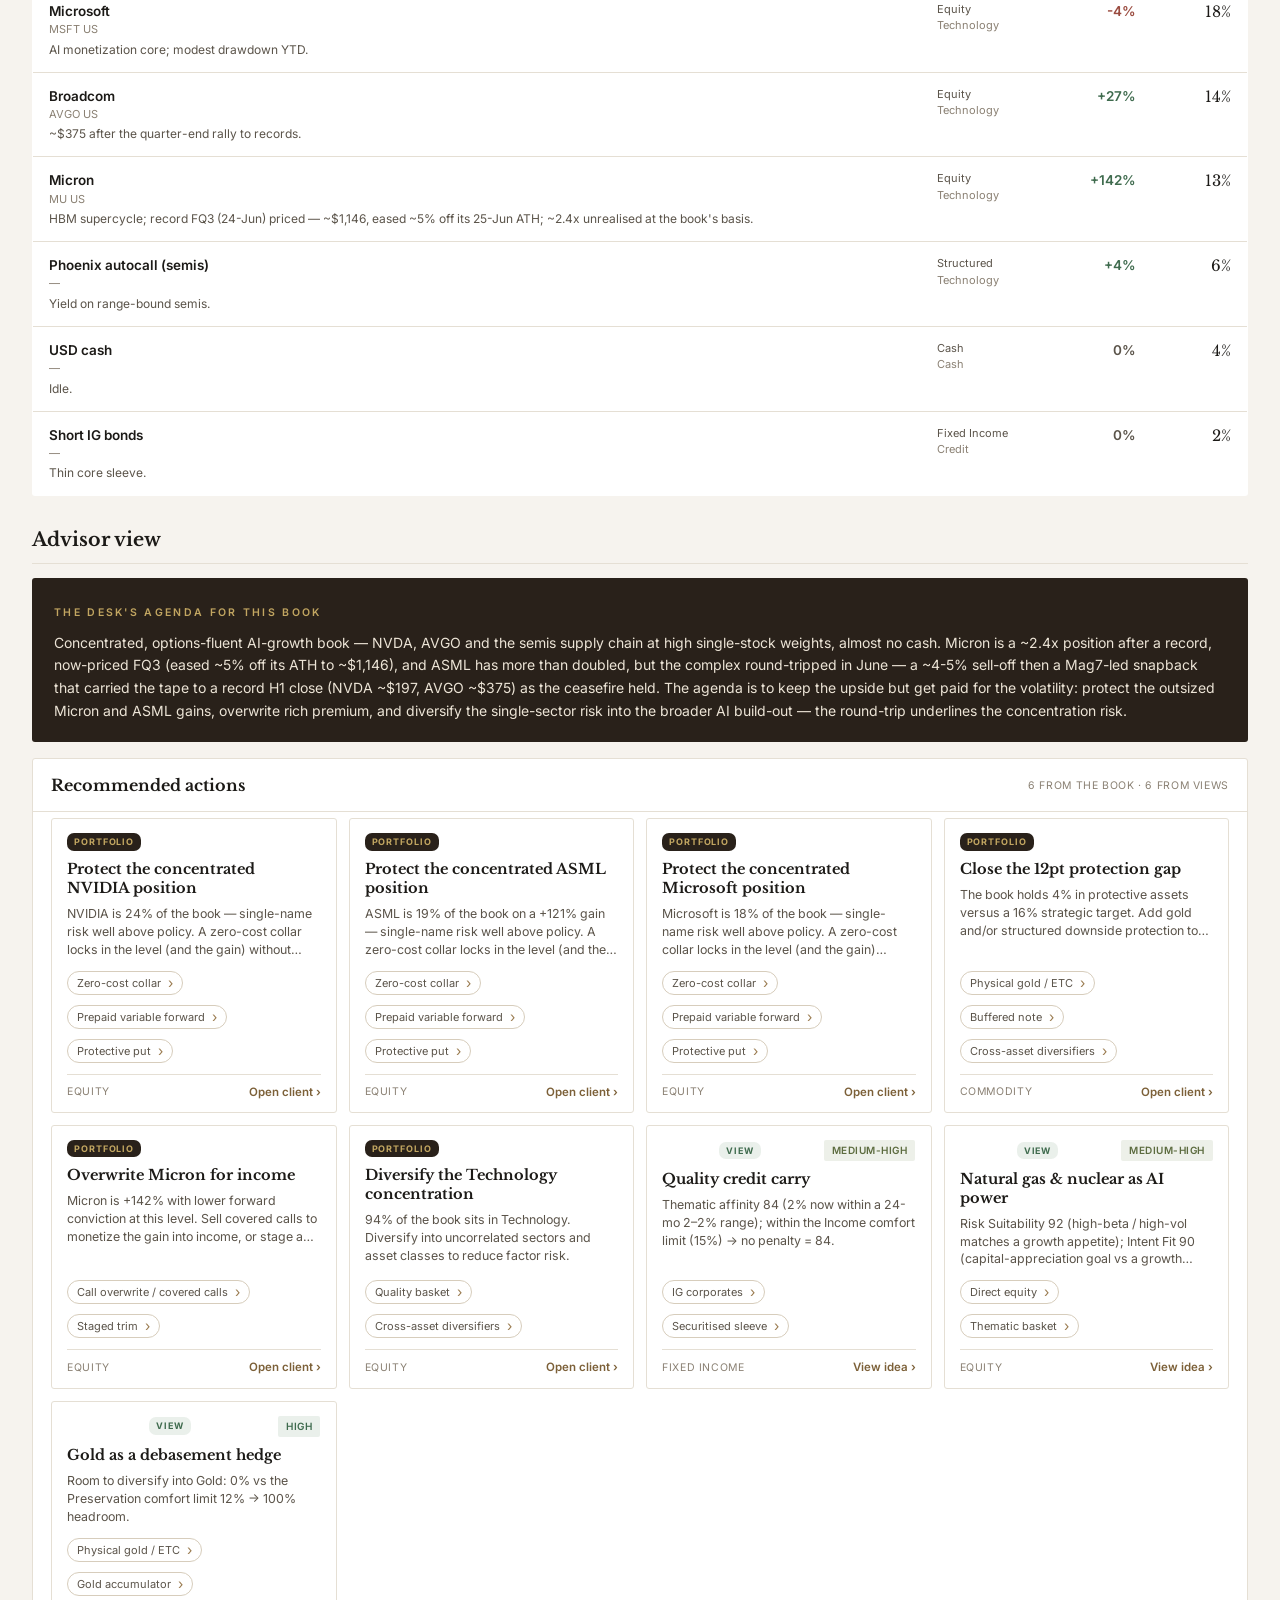
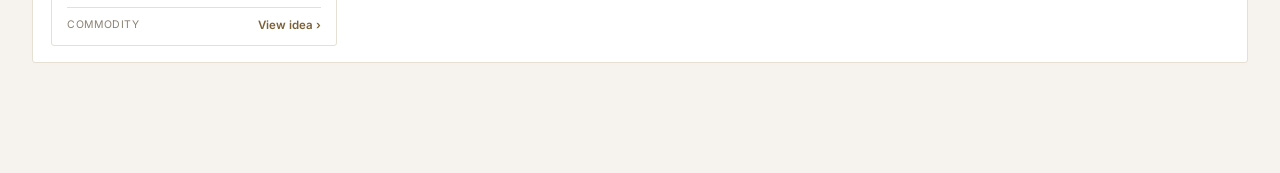
<file: portfolio.html>
<!DOCTYPE html>
<html lang="en">
<head>
  <meta charset="UTF-8" />
  <meta name="viewport" content="width=device-width, initial-scale=1.0" />
  <title>Portfolio — Brokerage Playground</title>
  <link rel="preconnect" href="https://fonts.googleapis.com" />
  <link rel="preconnect" href="https://fonts.gstatic.com" crossorigin />
  <link href="https://fonts.googleapis.com/css2?family=Libre+Baskerville:ital,wght@0,400;0,700;1,400&family=Inter:wght@400;500;600&display=swap" rel="stylesheet" />
  <link rel="stylesheet" href="styles.css" />
</head>
<body>
  <header class="masthead">
    <div class="masthead-inner">
      <div class="brand">
        <span class="jpm-wordmark">J.P.Morgan</span>
        <span class="jpm-sub">Private Bank</span>
      </div>
      <div class="masthead-meta">
        <a class="back-link" id="backLink" href="index.html">‹ Back to Advisor Book</a>
        <a class="back-link" id="onepagerLink" href="#" style="margin-left:18px;color:var(--bronze-deep)">Client one-pager ›</a>
      </div>
    </div>
  </header>

  <main class="view" id="report"></main>

  <script src="data.js"></script>
  <script src="charts.js"></script>
  <script src="goals.js"></script>
  <script src="scanner.js"></script>
  <script src="mapping.js"></script>
  <script src="expressions.js"></script>
  <script src="morgan.js"></script>
  <script>
  (function () {
    "use strict";
    const esc = (s) => String(s == null ? "" : s).replace(/[&<>"']/g, c =>
      ({ "&": "&amp;", "<": "&lt;", ">": "&gt;", '"': "&quot;", "'": "&#39;" }[c]));
    const params = new URLSearchParams(location.search);
    const id = params.get("client") || (SEED.clients[0] && SEED.clients[0].id);
    const c = SEED.clients.find(x => x.id === id);
    document.getElementById("backLink").href = "index.html?tab=book&client=" + encodeURIComponent(id);
    document.getElementById("onepagerLink").href = "onepager.html?client=" + encodeURIComponent(id);

    if (!c) { document.getElementById("report").innerHTML = "<p>Client not found.</p>"; return; }

    const sym = c.ccy === "EUR" ? "€" : c.ccy === "GBP" ? "£" : "$";
    const fmtAum = sym + c.aum.toFixed(1) + "m";
    const ideasFor = SEED.ideas.filter(i => (i.clients || []).some(x => x.id === c.id));
    const themeName = (tid) => (SEED.themes.find(t => t.id === tid) || {}).name || "";
    const convClass = (cv) => "conv-" + String(cv).toLowerCase().replace(/[^a-z]/g, "");

    // glance
    const top = (c.positions || []).slice().sort((a, b) => b.weightPct - a.weightPct)[0] || {};
    const cashPct = c.split.Cash || 0;

    // allocation
    const allocSeg = BPCharts.splitSegments(c.split);

    // goal buckets: current vs target
    const curB = window.GOALS.currentBuckets(c);
    const target = window.GOALS.goalsFor(c);
    const curBSeg = window.GOALS.GOALS3.map(b => ({ label: b.key, value: curB[b.key] || 0, color: b.color }));
    const tgtSeg = window.GOALS.GOALS3.map(b => ({ label: b.key, value: target[b.key] || 0, color: b.color }));
    const dist = BPCharts.targetDistance(curB, target);
    const onTarget = dist <= 16; // sum of abs diffs across the three buckets
    const gaps = window.GOALS.GOALS3.map(b => ({ key: b.key, color: b.color, d: (curB[b.key] || 0) - (target[b.key] || 0) }))
      .filter(g => Math.abs(g.d) >= 4)
      .sort((a, b) => Math.abs(b.d) - Math.abs(a.d));
    const gapText = gaps.length
      ? "Currently " + gaps.map(g => `${g.d > 0 ? "over" : "under"}weight <b>${g.key}</b> (${g.d > 0 ? "+" : ""}${g.d.toFixed(0)}pts)`).join(", ") + " vs the inferred goal."
      : "Broadly aligned with the inferred goal.";

    // holdings (with P&L)
    const holdings = (c.positions || []).slice().sort((a, b) => b.weightPct - a.weightPct).map(p => `
      <tr>
        <td><div class="h-name">${esc(p.name)}</div><div class="h-tick">${esc(p.ticker)}</div>
            ${p.note ? `<div class="h-note">${esc(p.note)}</div>` : ""}</td>
        <td class="h-cls">${esc(p.assetClass)}<br><span style="color:var(--ink-faint)">${esc(p.sector || "")}</span></td>
        <td class="r" style="font-weight:600;color:${p.pnlPct > 0 ? "var(--pos)" : p.pnlPct < 0 ? "var(--neg)" : "var(--ink-soft)"}">${p.pnlPct > 0 ? "+" : ""}${p.pnlPct}%</td>
        <td class="r h-wt">${p.weightPct}%</td>
      </tr>`).join("");

    // advisor view — scanner findings + matched ideas, as tiles
    const rec = window.Scanner.recommendations(c);
    const recos = rec.all.length ? `<div class="reco-tiles">` + rec.all.slice(0, 9).map(it => `
      <article class="reco-card" data-href="${it.source === "View" ? `index.html?tab=ideas&idea=${esc(it.ideaId)}` : `index.html?tab=book&client=${esc(c.id)}`}">
        <div class="rc-top">
          <span class="src-tag ${it.source === "Portfolio" ? "portfolio" : "view"}">${esc(it.source)}</span>
          ${it.conviction ? `<span class="tag ${convClass(it.conviction)}">${esc(it.conviction)}</span>` : ""}
        </div>
        <h4>${esc(it.title)}</h4>
        <p class="rc-why">${esc(it.rationale)}</p>
        <div class="rc-structs">${window.EXPRESSIONS.accordionHTML((it.structures || []).slice(0, 3), { sector: it.sector, assetClass: it.assetClass, title: it.title }, { sm: true })}</div>
        <div class="rc-foot"><span class="rc-bucket">${esc(it.assetClass)}</span><span class="rc-cta">${it.source === "View" ? "View idea ›" : "Open client ›"}</span></div>
      </article>`).join("") + `</div>` : `<p class="rec-why">No recommendations — book is on plan.</p>`;

    document.getElementById("report").innerHTML = `
      <div class="report-masthead">
        <span class="eyebrow">${esc(c.ccy)} base · ${esc(c.mifid)}</span>
        <h1>${esc(c.name)} <span style="font-weight:400;color:var(--ink-faint)">/ Portfolio</span></h1>
        <div class="rm-meta"><b>${esc(fmtAum)}</b> across ${(c.positions || []).length} holdings · ${esc(c.goals.objective)} · ${esc(c.goals.horizon)}</div>
      </div>

      <div class="report-glance">
        <div class="glance-cell"><div class="k">Book AUM</div><div class="v">${esc(fmtAum)}</div></div>
        <div class="glance-cell"><div class="k">Holdings</div><div class="v">${(c.positions || []).length}</div></div>
        <div class="glance-cell"><div class="k">Largest position</div><div class="v">${top.weightPct || 0}% <small>${esc(top.ticker || top.name || "—")}</small></div></div>
        <div class="glance-cell"><div class="k">Cash</div><div class="v">${cashPct}%</div></div>
        <div class="glance-cell"><div class="k">Risk</div><div class="v" style="font-size:15px">${esc(c.risk)}</div></div>
      </div>

      <div class="report-section">
        <h2>Allocation</h2>
        <div class="pie-row">
          <div class="pie-card"><div class="pc-t">By asset class</div>${BPCharts.donut(allocSeg)}${BPCharts.legend(allocSeg)}</div>
          <div class="pie-card"><div class="pc-t">Inferred goal · by goal</div>${BPCharts.donut(tgtSeg)}${BPCharts.legend(tgtSeg)}</div>
          <div class="pie-card"><div class="pc-t">Current · by goal</div>${BPCharts.donut(curBSeg)}${BPCharts.legend(curBSeg)}</div>
        </div>
        <div class="pt-verdict ${onTarget ? "toward" : "away"}" style="margin-top:14px">
          <span class="vch">${onTarget ? "✓" : "▲"}</span>
          <div>${gapText}</div>
        </div>
      </div>

      <div class="report-section">
        <h2>Long-term goals</h2>
        <div class="report-two">
          <div class="agenda" style="margin:0">
            <span class="eyebrow">Objective</span>
            <p>${esc(c.goals.objective)}. Horizon: ${esc(c.goals.horizon)}.</p>
            <div style="background:#fff;color:var(--ink);border-radius:var(--radius);padding:14px 16px;margin-top:14px">${BPCharts.fundingBar(c.goals.funding)}</div>
          </div>
          <div class="panel">
            <div class="panel-head"><h3>Strategic allocation — now vs target</h3></div>
            <div class="panel-body">
              ${BPCharts.goalTargetBar3(target, curB)}
            </div>
          </div>
        </div>
        <div class="panel" style="margin-top:16px">
          <div class="panel-head"><h3>What the goals mean</h3></div>
          <div class="panel-body">${BPCharts.goalGlossary3()}</div>
        </div>
      </div>

      <div class="report-section">
        <h2>Holdings</h2>
        <table class="holdings-table">
          <thead><tr><th>Position</th><th>Asset class</th><th class="r">P&amp;L</th><th class="r">Weight</th></tr></thead>
          <tbody>${holdings}</tbody>
        </table>
      </div>

      <div class="report-section">
        <h2>Advisor view</h2>
        <div class="agenda" style="margin-bottom:16px">
          <span class="eyebrow">The desk's agenda for this book</span>
          <p>${esc(c.summary)}</p>
        </div>
        <div class="panel">
          <div class="panel-head"><h3>Recommended actions</h3><span class="rec-theme" style="margin-left:auto">${rec.findings.length} from the book · ${rec.viewItems.length} from Views</span></div>
          <div class="panel-body">${recos}</div>
        </div>
      </div>`;

    document.querySelectorAll(".reco-card[data-href]").forEach(el =>
      el.addEventListener("click", () => { location.href = el.dataset.href; }));
    window.EXPRESSIONS.wire(document.getElementById("report"));
  })();
  </script>
</body>
</html>
</file>
<file: styles.css>
/* ============================================================================
   Brokerage Playground — JP Morgan Private Bank-inspired design system
   ========================================================================== */
:root {
  /* palette */
  --cream:        #F6F3EE;
  --cream-2:      #EFEAE1;
  --paper:        #FFFFFF;
  --ink:          #1C1A17;
  --ink-soft:     #5B544A;
  --ink-faint:    #8A8073;
  --espresso:     #29211A;
  --espresso-2:   #34291F;
  --bronze:       #9A7B4F;
  --bronze-deep:  #7C6038;
  --gold:         #C2A661;
  --line:         #E5DFD4;
  --line-strong:  #D7CDBC;

  /* conviction accents */
  --pos:          #3F6B4E;
  --neg:          #9A4B3F;
  --warn:         #A9803B;

  --serif: "Libre Baskerville", Georgia, "Times New Roman", serif;
  --sans:  "Inter", -apple-system, BlinkMacSystemFont, "Segoe UI", Roboto, sans-serif;

  --shadow-card: 0 1px 2px rgba(41,33,26,0.04), 0 8px 28px rgba(41,33,26,0.06);
  --shadow-drawer: -16px 0 48px rgba(41,33,26,0.18);
  --radius: 3px;
}

* { box-sizing: border-box; }
html, body { margin: 0; padding: 0; }
body {
  font-family: var(--sans);
  color: var(--ink);
  background: var(--cream);
  -webkit-font-smoothing: antialiased;
  line-height: 1.5;
}
a { color: inherit; }
button { font-family: inherit; cursor: pointer; }

/* eyebrow / section labels ------------------------------------------------- */
.eyebrow {
  font-size: 10.5px;
  letter-spacing: 0.22em;
  text-transform: uppercase;
  color: var(--bronze-deep);
  font-weight: 600;
}

/* ===== Header ============================================================== */
.masthead {
  background: #FFFFFF;
  color: var(--ink);
  border-bottom: 1px solid var(--line);
}
.masthead-inner {
  max-width: 1600px; margin: 0 auto;
  padding: 20px 32px 18px;
  display: flex; align-items: center; gap: 18px;
}
.brand { display: flex; align-items: baseline; gap: 12px; }
.jpm-wordmark {
  font-family: var(--serif); font-weight: 700; font-size: 24px;
  letter-spacing: -0.01em; color: #3A2A1C; line-height: 1;
}
.jpm-sub {
  font-family: var(--sans); font-size: 10.5px; font-weight: 600;
  letter-spacing: 0.24em; text-transform: uppercase; color: #8A6F4E;
  position: relative; padding-left: 13px;
}
.jpm-sub::before {
  content: ""; position: absolute; left: 0; top: 1px; bottom: 1px;
  width: 1px; background: var(--line-strong);
}
.masthead-meta {
  margin-left: auto; text-align: right; font-size: 11px; color: var(--ink-faint);
  letter-spacing: 0.04em;
}
.masthead-meta strong { color: var(--ink); font-weight: 600; }

/* ===== Tabs =============================================================== */
.tabs {
  background: #FFFFFF;
  border-bottom: 1px solid var(--line);
}
.tabs-inner {
  max-width: 1600px; margin: 0 auto; padding: 0 32px;
  display: flex; gap: 4px;
}
.tab {
  background: none; border: none; color: var(--ink-soft);
  padding: 14px 22px 13px;
  font-size: 13px; letter-spacing: 0.07em;
  border-bottom: 2px solid transparent;
  transition: color .15s, border-color .15s;
}
.tab:hover { color: var(--ink); }
.tab.active { color: var(--ink); border-bottom-color: var(--bronze); }

/* ===== Layout shell ======================================================= */
.view { max-width: 1600px; margin: 0 auto; padding: 28px 32px 80px; }
.view[hidden] { display: none; }

.view-head { margin-bottom: 22px; }
.view-head h1 {
  font-family: var(--serif); font-weight: 700;
  font-size: 27px; margin: 6px 0 6px; letter-spacing: 0.01em;
}
.view-head p { margin: 0; color: var(--ink-soft); font-size: 14px; max-width: 760px; }

/* ===== Ideas tab: two-column ============================================= */
.ideas-grid {
  display: grid; grid-template-columns: 248px minmax(0, 1fr); gap: 32px;
  align-items: start; min-height: calc(100vh - 232px);
}

/* theme rail */
.theme-rail {
  position: sticky; top: 16px;
  background: var(--paper); border: 1px solid var(--line);
  border-radius: var(--radius);
}
.theme-rail-head {
  padding: 14px 16px 10px; border-bottom: 1px solid var(--line);
}
.theme-list { list-style: none; margin: 0; padding: 6px; }
.theme-item {
  display: flex; align-items: center; gap: 8px;
  padding: 10px 12px; border-radius: var(--radius);
  cursor: pointer; color: var(--ink-soft); font-size: 14px;
  border-left: 2px solid transparent;
  transition: background .12s, color .12s;
}
.theme-item:hover { background: var(--cream); color: var(--ink); }
.theme-item.active {
  background: var(--cream-2); color: var(--ink); font-weight: 600;
  border-left-color: var(--bronze);
}
.theme-item .count {
  margin-left: auto; font-size: 11px; color: var(--ink-faint);
  background: var(--cream); border: 1px solid var(--line);
  border-radius: 10px; padding: 1px 8px; min-width: 24px; text-align: center;
}
.theme-item.active .count { background: var(--paper); color: var(--bronze-deep); border-color: var(--line-strong); }

.add-btn {
  width: calc(100% - 12px); margin: 6px; padding: 10px 12px;
  background: none; border: 1px dashed var(--line-strong); color: var(--bronze-deep);
  border-radius: var(--radius); font-size: 13px; letter-spacing: 0.03em;
  display: flex; align-items: center; gap: 8px; justify-content: center;
  transition: background .12s, border-color .12s;
}
.add-btn:hover { background: var(--cream); border-color: var(--bronze); }
.add-btn .plus { font-size: 16px; line-height: 1; }

/* idea panel */
.idea-panel-head {
  display: flex; align-items: flex-end; gap: 16px;
  padding-bottom: 16px; margin-bottom: 18px; border-bottom: 1px solid var(--line);
}
.idea-panel-head h2 {
  font-family: var(--serif); font-size: 23px; margin: 6px 0 0; font-weight: 700;
}
.idea-panel-head p { margin: 6px 0 0; color: var(--ink-soft); font-size: 13.5px; max-width: 620px; }
.idea-panel-head .add-idea {
  margin-left: auto; flex: 0 0 auto;
  background: var(--espresso); color: #F4EEE3; border: none;
  padding: 10px 16px; border-radius: var(--radius);
  font-size: 12.5px; letter-spacing: 0.05em; display: flex; gap: 7px; align-items: center;
}
.idea-panel-head .add-idea:hover { background: var(--espresso-2); }

/* auto-FIT (not auto-fill) so the 2-3 ideas in a theme stretch to fill the panel
   instead of leaving empty phantom columns on the right */
.tiles { display: grid; grid-template-columns: repeat(auto-fit, minmax(340px, 1fr)); gap: 20px; align-content: start; }

.tile {
  background: var(--paper); border: 1px solid var(--line);
  border-radius: var(--radius); padding: 22px 22px 18px;
  cursor: pointer; position: relative;
  display: flex; flex-direction: column; min-height: 238px;
  transition: transform .12s, box-shadow .15s, border-color .15s;
}
.tile:hover { transform: translateY(-2px); box-shadow: var(--shadow-card); border-color: var(--line-strong); }
.tile-top { display: flex; align-items: center; gap: 8px; margin-bottom: 11px; }
.tag {
  font-size: 10px; letter-spacing: 0.05em; text-transform: uppercase;
  padding: 3px 8px; border-radius: 2px; font-weight: 600;
}
.tag.conv-high      { background: #EAF0EB; color: var(--pos); }
.tag.conv-medium    { background: #F2EFE6; color: var(--warn); }
.tag.conv-mediumhigh{ background: #EDF0E9; color: #5C6B3F; }
.tag.horizon { background: var(--cream-2); color: var(--ink-soft); letter-spacing: 0.08em; }
.tile h3 { font-family: var(--serif); font-size: 16.5px; margin: 0 0 8px; line-height: 1.3; font-weight: 700; }
.tile .thesis {
  font-size: 12.8px; color: var(--ink-soft); margin: 0 0 12px; line-height: 1.45;
  display: -webkit-box; -webkit-line-clamp: 3; -webkit-box-orient: vertical; overflow: hidden;
}
.tile-foot {
  margin-top: auto; padding-top: 11px; border-top: 1px solid var(--line);
  display: flex; align-items: center; gap: 8px; font-size: 12px; color: var(--ink-soft);
}
.tile-foot .clients-pill {
  display: inline-flex; align-items: center; gap: 6px;
  color: var(--bronze-deep); font-weight: 600;
}
.tile-foot .avatars { display: inline-flex; }
.avatar {
  width: 22px; height: 22px; border-radius: 50%; margin-left: -6px;
  background: var(--espresso); color: var(--gold); font-size: 10px; font-weight: 600;
  display: grid; place-items: center; border: 1.5px solid var(--paper);
  font-family: var(--sans);
}
.avatar:first-child { margin-left: 0; }
.tile-foot .arrow { margin-left: auto; color: var(--bronze); font-size: 15px; }

.empty-note {
  grid-column: 1 / -1; padding: 40px; text-align: center;
  color: var(--ink-faint); font-size: 14px; border: 1px dashed var(--line-strong);
  border-radius: var(--radius); background: var(--paper);
}

/* ===== Drawer (idea detail) ============================================== */
.overlay {
  position: fixed; inset: 0; background: rgba(28,26,23,0.42);
  opacity: 0; pointer-events: none; transition: opacity .2s; z-index: 40;
}
.overlay.open { opacity: 1; pointer-events: auto; }
.drawer {
  position: fixed; top: 0; right: 0; height: 100vh; width: 480px; max-width: 94vw;
  background: var(--cream); box-shadow: var(--shadow-drawer);
  transform: translateX(100%); transition: transform .26s cubic-bezier(.4,0,.2,1);
  z-index: 50; display: flex; flex-direction: column;
}
.drawer.open { transform: translateX(0); }
.drawer-head {
  background: var(--espresso); color: #F1E9DB; padding: 22px 26px 20px;
  position: relative; border-bottom: 3px solid var(--gold);
}
.drawer-head .eyebrow { color: var(--gold); }
.drawer-head h2 { font-family: var(--serif); font-size: 21px; margin: 8px 30px 0 0; line-height: 1.28; }
.drawer-close {
  position: absolute; top: 18px; right: 20px; background: none; border: none;
  color: #C7BCA9; font-size: 22px; line-height: 1; padding: 4px;
}
.drawer-close:hover { color: #fff; }
.drawer-body { padding: 22px 26px 40px; overflow-y: auto; flex: 1; }
.drawer-meta { display: flex; gap: 8px; margin-bottom: 18px; flex-wrap: wrap; }
.drawer-section { margin-bottom: 24px; }
.drawer-section > .eyebrow { display: block; margin-bottom: 9px; }
.drawer-section .thesis-full { font-size: 14px; color: var(--ink); line-height: 1.6; margin: 0; }

/* ===== Recommendation block (above conviction in every idea drawer) ===== */
.rec-block {
  background: var(--cream); border: 1px solid var(--line);
  border-left: 3px solid var(--gold); border-radius: var(--radius);
  padding: 13px 15px 14px;
}
.rec-block > .eyebrow { color: var(--gold); margin-bottom: 8px; }
.rec-trade {
  font-family: var(--serif); font-size: 14px; line-height: 1.45; color: var(--espresso);
  font-weight: 700; margin: 0 0 9px; padding-bottom: 9px; border-bottom: 1px solid var(--line);
}
.rec-line { display: flex; gap: 10px; align-items: baseline; padding: 3px 0; }
.rec-line + .rec-line { border-top: 1px dashed var(--line); }
.rec-k {
  flex: 0 0 76px; font-family: var(--sans); font-size: 9.5px; letter-spacing: .08em;
  text-transform: uppercase; font-weight: 700; color: var(--ink-faint); padding-top: 2px;
}
.rec-v { font-size: 13px; color: var(--ink); line-height: 1.5; }
.rec-action { font-family: var(--serif); font-weight: 700; color: var(--espresso); }
.rec-why { color: var(--ink-faint); font-size: 12px; }
.rec-prof b { color: var(--bronze-deep); font-weight: 700; font-size: 11px; text-transform: uppercase; letter-spacing: .03em; }
/* "Why now" — the live trigger justifying a tactical idea today */
.rec-whynow { font-size: 12.5px; line-height: 1.45; color: #7A571A; background: #FBF1DD;
  border: 1px solid #E6C173; border-radius: var(--radius); padding: 7px 10px; margin: 0 0 9px; }
.rec-whynow b { font-weight: 700; }

/* ===== per-client best-implementation tag (client-context surfaces) ===== */
.best-impl {
  display: inline-block; margin-top: 7px; font-size: 11.5px; color: var(--ink-soft);
  background: var(--cream-2); border: 1px solid var(--line); border-radius: 20px; padding: 2px 10px;
}
.best-impl b { color: var(--bronze-deep); font-weight: 600; }
.focus-tile .best-impl { margin-top: 8px; }

/* ===== combined gap-vs-comfort message (per client) ===== */
.gap-comfort { font-size: 12px; line-height: 1.45; margin: 7px 0 0; padding: 7px 10px;
  border-radius: var(--radius); border: 1px solid var(--line); }
.gap-comfort b { font-weight: 700; }
/* warning colour driven by two conditions: over goal target AND over comfort limit.
   BOTH → red · EXACTLY ONE → amber · NEITHER → no warning (normal). */
.gap-comfort.gc-red { background: #F7ECEA; border-color: #E3C3BC; color: var(--neg); }
.gap-comfort.gc-amber { background: #FBF1DD; border-color: #E6C173; color: #7A571A; }
.gap-comfort.gc-none { background: var(--cream); border-color: var(--line); color: var(--ink-soft); }

/* ===== editable comfort / concentration limits (How-scoring popup) ===== */
.cap-editable { font-size: 10px; letter-spacing: .06em; text-transform: uppercase; font-weight: 700;
  color: var(--paper); background: var(--gold); padding: 2px 7px; border-radius: 20px; vertical-align: middle; }
.cap-editor .cap-grid { display: flex; gap: 10px; margin: 8px 0 14px; flex-wrap: wrap; }
.cap-field { display: inline-flex; align-items: center; gap: 6px; background: var(--paper);
  border: 1px solid var(--line-strong); border-radius: var(--radius); padding: 6px 10px; }
.cap-lbl { font-weight: 700; font-size: 12px; color: var(--espresso); min-width: 84px; }
.cap-ovr { font-size: 10px; font-weight: 700; letter-spacing: .03em; color: #7A571A;
  background: #FBF1DD; border: 1px solid #E6C173; border-radius: 20px; padding: 1px 7px; white-space: nowrap; }
.cap-input { width: 58px; font-family: var(--sans); font-size: 13px; border: 1px solid var(--line-strong);
  border-radius: 6px; padding: 3px 6px; text-align: right; }
.cap-pct { color: var(--ink-faint); font-size: 12px; }
.cap-ov { border-top: 1px dashed var(--line); padding-top: 11px; margin-top: 4px; }
.cap-ov-h { font-size: 12px; font-weight: 700; color: var(--espresso); margin-bottom: 8px; }
.cap-ov-hint { font-weight: 400; color: var(--ink-faint); font-size: 11px; }
.cap-ov-row { display: flex; align-items: center; gap: 8px; margin: 5px 0; }
.cap-ov-sec { min-width: 120px; font-size: 12.5px; }
.cap-ov-rm { border: none; background: none; color: var(--neg); cursor: pointer; font-size: 13px; padding: 2px 6px; }
.cap-ov-none { font-size: 11.5px; color: var(--ink-faint); }
.cap-ov-add { display: flex; align-items: center; gap: 8px; margin-top: 10px; }
.cap-sel { font-size: 12.5px; padding: 5px 8px; border: 1px solid var(--line-strong); border-radius: 6px; background: var(--paper); }
.cap-add-btn { font-size: 12px; padding: 5px 11px; }
.cap-reset { margin-top: 13px; font-size: 12px; }

/* ===== earnings stance chip (PRE-PRINT / POST-PRINT) ===== */
.stance-tag { display: inline-block; font-size: 9.5px; font-weight: 700; letter-spacing: .07em;
  text-transform: uppercase; padding: 2px 7px; border-radius: 20px; vertical-align: middle; }
.stance-tag.pre { background: #EEF1F5; color: #4A5A6B; border: 1px solid #D4DCE5; }
.stance-tag.post { background: #F3ECF7; color: #6B4A86; border: 1px solid #DDCBE8; }
.rec-block .stance-tag { margin-left: 8px; }
.intel-cell.intel-wide { grid-column: 1 / -1; }
.struct-row { display: flex; flex-wrap: wrap; gap: 7px; }
.struct-chip {
  font-size: 12px; background: var(--paper); border: 1px solid var(--line-strong);
  color: var(--ink-soft); padding: 5px 11px; border-radius: 20px;
}

/* ===== expression accordion (click "how to express it" -> exactly how) ===== */
.struct-hint { font-size: 11.5px; color: var(--ink-faint); margin: 0 0 10px; }
.struct-accordion { display: flex; flex-direction: column; gap: 8px; }
.struct-acc-item { display: block; }

/* the chip becomes a real, keyboard-focusable toggle button */
button.struct-chip.struct-toggle {
  display: inline-flex; align-items: center; gap: 7px;
  font-size: 12px; background: var(--paper); border: 1px solid var(--line-strong);
  color: var(--ink-soft); padding: 6px 12px; border-radius: 20px;
  cursor: pointer; transition: border-color .15s, color .15s, background .15s;
}
button.struct-chip.struct-toggle:hover { border-color: var(--bronze); color: var(--ink); }
button.struct-chip.struct-toggle:focus-visible { outline: 2px solid var(--gold); outline-offset: 2px; }
.struct-toggle .st-caret {
  font-size: 14px; line-height: 1; color: var(--bronze); transition: transform .18s ease;
}
.struct-acc-item.open > .struct-toggle {
  background: var(--espresso); border-color: var(--espresso); color: #F4EEE4;
}
.struct-acc-item.open > .struct-toggle .st-caret { transform: rotate(90deg); color: var(--gold); }
.struct-chip.sm.struct-toggle { font-size: 11px; padding: 4px 9px; }
.struct-chip.struct-toggle.blocked {
  border-color: var(--neg); color: var(--neg); background: #F9EEEA;
}
.struct-chip.struct-toggle.blocked .st-label { text-decoration: line-through; }

/* the expanded "exactly how" panel */
.struct-detail {
  margin-top: 8px; background: var(--cream); border: 1px solid var(--line);
  border-left: 2px solid var(--bronze); border-radius: var(--radius);
  padding: 14px 16px; animation: xd-in .18s ease;
}
@keyframes xd-in { from { opacity: 0; transform: translateY(-3px); } to { opacity: 1; transform: none; } }
.xd-context {
  display: flex; gap: 9px; align-items: baseline; margin-bottom: 11px;
  padding-bottom: 11px; border-bottom: 1px solid var(--line);
}
.xd-ctx-k {
  flex: none; font-size: 9.5px; letter-spacing: .14em; text-transform: uppercase;
  font-weight: 700; color: var(--bronze-deep);
}
.xd-ctx-v { font-size: 12.5px; color: var(--ink); font-style: italic; line-height: 1.5; }
.xd-what { font-family: var(--serif); font-size: 13.5px; color: var(--ink); margin: 0 0 12px; line-height: 1.5; }
.xd-grid { display: flex; flex-direction: column; gap: 8px; margin-bottom: 12px; }
.xd-row { display: grid; grid-template-columns: 96px 1fr; gap: 10px; align-items: baseline; }
.xd-k {
  font-size: 9.5px; letter-spacing: .12em; text-transform: uppercase;
  font-weight: 700; color: var(--ink-faint);
}
.xd-v { font-size: 12.5px; color: var(--ink-soft); line-height: 1.5; }
.xd-row .xd-v:first-letter { } /* no-op, keeps specificity clear */
.xd-pc { display: grid; grid-template-columns: 1fr 1fr; gap: 14px; margin-bottom: 12px; }
.xd-col ul { margin: 6px 0 0; padding-left: 16px; }
.xd-col li { font-size: 12px; color: var(--ink-soft); line-height: 1.45; margin-bottom: 3px; }
.xd-pros .xd-k { color: var(--pos); }
.xd-cons .xd-k { color: var(--neg); }
.xd-when {
  display: grid; grid-template-columns: 96px 1fr; gap: 10px; align-items: baseline;
  padding-top: 10px; border-top: 1px solid var(--line);
}
.xd-when-v { font-size: 12.5px; color: var(--ink); line-height: 1.5; }
.xd-note {
  margin-top: 11px; font-size: 11.5px; line-height: 1.5; border-radius: var(--radius); padding: 7px 10px;
}
.xd-note.otc { color: var(--neg); background: #F9EEEA; }
.xd-note.structured { color: var(--bronze-deep); background: #F4EEE2; border: 1px solid var(--line-strong); }

/* ===== goal target bar (now vs target) + objectives glossary =============== */
.gt-wrap { display: flex; flex-direction: column; gap: 13px; }
.gt-row { display: flex; flex-direction: column; gap: 5px; }
.gt-head { display: flex; align-items: center; gap: 8px; font-size: 12.5px; }
.gt-dot { width: 9px; height: 9px; border-radius: 2px; flex: none; }
.gt-name { font-weight: 600; color: var(--ink); }
.gt-delta { margin-left: auto; font-size: 11.5px; color: var(--ink-faint); }
.gt-delta b { color: var(--ink); }
.gt-delta.under { color: var(--bronze-deep); }
.gt-delta.over  { color: var(--warn); }
.gt-delta.on    { color: var(--pos); }
.gt-track {
  position: relative; height: 12px; background: var(--cream-2);
  border-radius: 7px; overflow: hidden;
}
.gt-fill { position: absolute; left: 0; top: 0; bottom: 0; border-radius: 7px; opacity: .9; }
.gt-target {
  position: absolute; top: -3px; bottom: -3px; width: 2px; margin-left: -1px;
  background: var(--ink); box-shadow: 0 0 0 1px rgba(255,255,255,.7); z-index: 2;
}
.gt-note { font-size: 11px; color: var(--ink-faint); line-height: 1.5; margin: 12px 0 0; }

.goal-gloss { display: flex; flex-direction: column; gap: 11px; }
.gg-item { display: flex; gap: 10px; align-items: flex-start; }
.gg-dot { width: 10px; height: 10px; border-radius: 2px; flex: none; margin-top: 4px; }
.gg-k { font-weight: 600; font-size: 12.5px; color: var(--ink); }
.gg-d { font-size: 12px; color: var(--ink-soft); line-height: 1.5; }

.goals-explainer {
  background: var(--paper); border: 1px solid var(--line); border-radius: var(--radius); padding: 0;
}
.goals-explainer > summary {
  cursor: pointer; padding: 12px 16px; font-size: 13px; font-weight: 600; color: var(--ink);
  list-style: none; display: flex; align-items: center; gap: 10px;
}
.goals-explainer > summary::-webkit-details-marker { display: none; }
.goals-explainer > summary::before { content: "›"; color: var(--bronze); font-size: 16px; transition: transform .18s; }
.goals-explainer[open] > summary::before { transform: rotate(90deg); }
.goals-explainer .ge-hint { font-weight: 400; font-size: 11px; color: var(--ink-faint); letter-spacing: .02em; }
.goals-explainer .ge-body { padding: 4px 16px 16px; border-top: 1px solid var(--line); }
@media (max-width: 560px) {
  .xd-pc { grid-template-columns: 1fr; }
  .xd-row, .xd-when { grid-template-columns: 1fr; gap: 2px; }
  .tiles { grid-template-columns: 1fr; }
}

/* client applicability cards in drawer */
.client-apply {
  background: var(--paper); border: 1px solid var(--line); border-radius: var(--radius);
  padding: 14px 15px; margin-bottom: 10px; cursor: pointer;
  transition: border-color .12s, box-shadow .12s;
}
.client-apply:hover { border-color: var(--bronze); box-shadow: var(--shadow-card); }
.client-apply-top { display: flex; align-items: center; gap: 10px; margin-bottom: 7px; }
.client-apply-top .avatar { width: 26px; height: 26px; font-size: 11px; }
.client-apply-top .cname { font-weight: 600; font-size: 14px; }
.client-apply-top .cmeta { font-size: 11px; color: var(--ink-faint); margin-left: auto; }
.client-apply .why { font-size: 12.8px; color: var(--ink-soft); line-height: 1.5; margin: 0; }
.client-apply .go { font-size: 11px; color: var(--bronze-deep); margin-top: 8px; font-weight: 600; }
.client-apply.suppressed { border-left: 3px solid var(--neg, #b4452f); opacity: .9; }
.client-apply .why.supp { color: var(--neg, #b4452f); }

/* ===== Advisor Book ====================================================== */
.book-controls {
  display: flex; align-items: center; gap: 16px; margin-bottom: 22px; flex-wrap: wrap;
}
.select-wrap { position: relative; }
.select-wrap label {
  display: block; margin-bottom: 6px;
}
.client-select {
  appearance: none; font-family: var(--sans); font-size: 14px; color: var(--ink);
  background: var(--paper); border: 1px solid var(--line-strong); border-radius: var(--radius);
  padding: 11px 40px 11px 14px; min-width: 280px;
}
.select-wrap::after {
  content: "▾"; position: absolute; right: 14px; bottom: 12px; color: var(--bronze); pointer-events: none;
}

/* book stat strip */
.book-stats { display: flex; gap: 0; margin-left: auto; border: 1px solid var(--line); border-radius: var(--radius); overflow: hidden; background: var(--paper); }
.book-stat { padding: 9px 20px; border-right: 1px solid var(--line); }
.book-stat:last-child { border-right: none; }
.book-stat .k { font-size: 10px; letter-spacing: 0.12em; text-transform: uppercase; color: var(--ink-faint); }
.book-stat .v { font-family: var(--serif); font-size: 18px; margin-top: 2px; }

/* book table */
.book-table { background: var(--paper); border: 1px solid var(--line); border-radius: var(--radius); overflow: hidden; }
.book-row {
  display: grid; grid-template-columns: 200px 90px 120px 1fr 120px;
  align-items: center; gap: 14px; padding: 15px 18px;
  border-bottom: 1px solid var(--line); cursor: pointer;
  transition: background .12s;
}
.book-row:last-child { border-bottom: none; }
.book-row:hover { background: var(--cream); }
.book-row.is-head {
  cursor: default; background: var(--cream-2); padding: 11px 18px;
}
.book-row.is-head:hover { background: var(--cream-2); }
.book-row.is-head span { font-size: 10.5px; letter-spacing: 0.12em; text-transform: uppercase; color: var(--ink-faint); }
.br-client { display: flex; align-items: center; gap: 11px; }
.br-client .avatar { width: 30px; height: 30px; font-size: 12px; }
.br-client .nm { font-weight: 600; font-size: 14.5px; }
.br-client .rl { font-size: 11px; color: var(--ink-faint); }
.br-aum { font-family: var(--serif); font-size: 15px; }
.br-risk { font-size: 12px; color: var(--ink-soft); }
.br-themes { display: flex; flex-wrap: wrap; gap: 5px; }
.mini-tag { font-size: 10.5px; background: var(--cream-2); color: var(--ink-soft); padding: 2px 8px; border-radius: 10px; border: 1px solid var(--line); }
.br-ideas { text-align: right; }
.br-ideas .n { font-family: var(--serif); font-size: 20px; color: var(--bronze-deep); }
.br-ideas .lbl { font-size: 10px; letter-spacing: 0.08em; text-transform: uppercase; color: var(--ink-faint); }

/* client detail */
.client-detail { margin-top: 26px; }
.cd-head {
  background: var(--paper); border: 1px solid var(--line); border-top: 3px solid var(--bronze);
  border-radius: var(--radius); padding: 22px 24px; margin-bottom: 18px;
}
.cd-head-top { display: flex; align-items: center; gap: 14px; }
.cd-head-top .avatar { width: 44px; height: 44px; font-size: 17px; }
.cd-head-top h2 { font-family: var(--serif); font-size: 23px; margin: 0; }
.cd-head-top .cd-rel { font-size: 12px; color: var(--ink-faint); margin-top: 2px; }
.cd-head-top .cd-aum { margin-left: auto; text-align: right; }
.cd-head-top .cd-aum .v { font-family: var(--serif); font-size: 24px; }
.cd-head-top .cd-aum .k { font-size: 10px; letter-spacing: 0.12em; text-transform: uppercase; color: var(--ink-faint); }
.cd-profile { font-size: 13.5px; color: var(--ink-soft); margin: 16px 0 0; line-height: 1.55; max-width: 820px; }

/* allocation bar */
.alloc { margin-top: 16px; }
.alloc-bar { display: flex; height: 10px; border-radius: 5px; overflow: hidden; border: 1px solid var(--line); }
.alloc-seg { height: 100%; }
.alloc-legend { display: flex; flex-wrap: wrap; gap: 14px; margin-top: 10px; }
.alloc-legend span { font-size: 11.5px; color: var(--ink-soft); display: inline-flex; align-items: center; gap: 6px; }
.alloc-dot { width: 9px; height: 9px; border-radius: 2px; }

/* top-right goals button (mirrors the "How scoring works" button on Today's Focus) */
.cd-topbar { display: flex; justify-content: flex-end; margin-bottom: 14px; }

.cd-cols { display: grid; grid-template-columns: 1fr 1fr; gap: 18px; align-items: stretch; margin-bottom: 18px; }
.cd-cols .cd-head { margin-bottom: 0; }
.cd-cols .cd-alloc { align-self: stretch; }
@media (max-width: 900px){ .cd-cols { grid-template-columns: 1fr; } }

/* combined brown brief — agenda + next best action + house views in one tile */
.book-brief { background: var(--espresso); border-radius: var(--radius); padding: 4px 22px; margin-bottom: 18px; }
.bb-sec { padding: 18px 0; border-bottom: 1px solid rgba(246,240,228,.09); }
.bb-sec:last-child { border-bottom: none; }
.bb-agenda .eyebrow { color: var(--gold); }
.bb-agenda p { font-size: 14px; line-height: 1.62; margin: 9px 0 0; color: #ECE4D6; }
.bb-nba { display: flex; align-items: center; gap: 16px; cursor: pointer; border-left: 3px solid var(--gold); padding: 14px 16px; border-radius: 6px; transition: background .12s; }
.bb-nba:hover { background: var(--espresso-2); }
.bb-nba .bb-nba-l { flex: 1; }
.bb-nba .nba-cta { flex: 0 0 auto; }
.bb-views-head { display: flex; align-items: baseline; gap: 12px; flex-wrap: wrap; margin-bottom: 14px; }
.bb-views-head h3 { font-family: var(--serif); font-size: 16px; margin: 0; font-weight: 700; color: #F6F0E4; }
.bb-views-head .rec-theme { margin-left: auto; color: #B8AE9C; }

/* "see more" reveal, recoloured for the dark brown tile */
.bb-more { padding-bottom: 20px; }
.bb-more .see-more-btn { margin-top: 0; border-color: rgba(246,240,228,.28); color: var(--gold); }
.bb-more .see-more-btn:hover { background: var(--espresso-2); border-color: var(--gold); color: #F6F0E4; }

/* framed (scrollable) panels — actions & holdings rendered as iframes */
.frame-host { padding: 0; }
.cd-frame { display: block; width: 100%; border: 0; background: var(--paper); border-radius: var(--radius); }
.cd-frame.actions-frame { height: 330px; }
.cd-frame.holdings-frame { height: 430px; }
.cd-frame.views-frame { height: 360px; }

/* holdings table — grouped by asset class */
.hold-table { width: 100%; }
.hold-row { display: grid; grid-template-columns: 2.2fr .9fr .5fr .95fr .9fr .9fr .95fr .55fr 1fr; gap: 10px; align-items: center; padding: 10px 4px; border-bottom: 1px solid var(--line); }
.hold-row:last-child { border-bottom: none; }
.hold-head { position: sticky; top: 0; z-index: 2; background: var(--paper); border-bottom: 1px solid var(--line-strong); font-size: 9.5px; letter-spacing: .08em; text-transform: uppercase; color: var(--ink-faint); padding: 6px 4px 8px; }
.hold-head .hr-num { text-align: right; }
.hold-cell { font-size: 12px; color: var(--ink-soft); }
.hr-num { text-align: right; }
.hold-group-head { display: flex; align-items: baseline; gap: 10px; margin: 16px 0 0; padding: 7px 4px; border-bottom: 2px solid var(--line-strong); }
.hold-group:first-child .hold-group-head { margin-top: 2px; }
.hg-name { font-family: var(--serif); font-size: 13.5px; font-weight: 700; }
.hg-meta { font-size: 11px; color: var(--ink-faint); margin-left: auto; }
.hg-meta .up { color: var(--pos); } .hg-meta .dn { color: var(--neg); }
.hold-name .pos-name { font-size: 13px; }
.pos-pnld { font-size: 11px; font-weight: 600; text-align: right; margin-top: 1px; }
.pos-pnld.up { color: var(--pos); } .pos-pnld.dn { color: var(--neg); }

.panel { background: var(--paper); border: 1px solid var(--line); border-radius: var(--radius); }
.panel-head { padding: 14px 18px; border-bottom: 1px solid var(--line); display: flex; align-items: center; gap: 8px; }
.panel-head h3 { font-family: var(--serif); font-size: 16px; margin: 0; font-weight: 700; }
.panel-body { padding: 6px 18px 16px; }

/* desk agenda (summary) */
.agenda { background: var(--espresso); color: #ECE4D6; border-radius: var(--radius); padding: 20px 22px; }
.agenda .eyebrow { color: var(--gold); }
.agenda p { font-size: 14px; line-height: 1.62; margin: 10px 0 0; color: #ECE4D6; }

/* positions list */
.pos-row { display: grid; grid-template-columns: 1fr 64px; gap: 10px; padding: 11px 0; border-bottom: 1px solid var(--line); }
.pos-row:last-child { border-bottom: none; }
.pos-name { font-weight: 600; font-size: 13.5px; }
.pos-tick { font-size: 11px; color: var(--ink-faint); margin-left: 7px; font-weight: 400; }
.pos-note { font-size: 12px; color: var(--ink-soft); margin-top: 2px; }
.pos-wt { text-align: right; font-family: var(--serif); font-size: 14px; }
.pos-cls { font-size: 10px; letter-spacing: 0.06em; text-transform: uppercase; color: var(--ink-faint); text-align: right; margin-top: 2px; }

/* recommended ideas for client */
.rec-idea { padding: 14px 0; border-bottom: 1px solid var(--line); cursor: pointer; }
.rec-idea:last-child { border-bottom: none; }
.rec-idea:hover .rec-title { color: var(--bronze-deep); }
.rec-idea-top { display: flex; align-items: center; gap: 9px; margin-bottom: 6px; }
.rec-title { font-family: var(--serif); font-size: 15px; font-weight: 700; }
.rec-theme { font-size: 10.5px; color: var(--ink-faint); margin-left: auto; letter-spacing: 0.06em; text-transform: uppercase; }
.rec-why { font-size: 12.8px; color: var(--ink-soft); line-height: 1.5; margin: 0; }

/* ===== Pre-Trade Analysis =============================================== */
.pretrade-grid { display: grid; grid-template-columns: 360px 1fr; gap: 24px; align-items: start; }
@media (max-width: 900px){ .pretrade-grid { grid-template-columns: 1fr; } }
.pt-form .field { margin-bottom: 16px; }
.pt-form label { display: block; margin-bottom: 6px; }
.pt-form select, .pt-form input {
  width: 100%; font-family: var(--sans); font-size: 14px; color: var(--ink);
  background: var(--paper); border: 1px solid var(--line-strong); border-radius: var(--radius);
  padding: 10px 12px; appearance: none;
}
.pt-run {
  width: 100%; background: var(--espresso); color: #F4EEE3; border: none;
  padding: 13px; border-radius: var(--radius); font-size: 13px; letter-spacing: 0.06em; margin-top: 4px;
}
.pt-run:hover { background: var(--espresso-2); }

.pt-result { background: var(--paper); border: 1px solid var(--line); border-radius: var(--radius); min-height: 300px; }
.pt-result-head { padding: 18px 22px; border-bottom: 1px solid var(--line); }
.pt-result-head h3 { font-family: var(--serif); font-size: 18px; margin: 6px 0 0; }
.pt-checks { padding: 8px 22px 18px; }
.pt-check { display: flex; gap: 12px; padding: 13px 0; border-bottom: 1px solid var(--line); }
.pt-check:last-child { border-bottom: none; }
.pt-check .ico { flex: 0 0 22px; width: 22px; height: 22px; border-radius: 50%; display: grid; place-items: center; font-size: 12px; font-weight: 700; color: #fff; }
.pt-check.ok   .ico { background: var(--pos); }
.pt-check.warn .ico { background: var(--warn); }
.pt-check.info .ico { background: var(--bronze); }
.pt-check .ck-title { font-weight: 600; font-size: 13.5px; }
.pt-check .ck-detail { font-size: 12.8px; color: var(--ink-soft); margin-top: 2px; line-height: 1.5; }
.pt-placeholder { padding: 60px 30px; text-align: center; color: var(--ink-faint); }
.pt-placeholder .big { font-family: var(--serif); font-size: 17px; color: var(--ink-soft); margin-bottom: 8px; }

/* ===== Portfolio report page ============================================ */
.back-link { color: var(--ink-soft); font-size: 12px; letter-spacing: 0.06em; text-decoration: none; display: inline-flex; align-items: center; gap: 6px; }
.back-link:hover { color: var(--bronze-deep); }
.report-masthead { border-bottom: 1px solid var(--line); padding-bottom: 20px; margin-bottom: 24px; }
.report-masthead .eyebrow { display: block; margin-bottom: 8px; }
.report-masthead h1 { font-family: var(--serif); font-size: 30px; margin: 0 0 8px; font-weight: 700; }
.report-masthead .rm-meta { font-size: 13px; color: var(--ink-soft); }
.report-masthead .rm-meta b { color: var(--ink); font-weight: 600; }
.report-glance { display: grid; grid-template-columns: repeat(auto-fit, minmax(150px, 1fr)); gap: 0; border: 1px solid var(--line); border-radius: var(--radius); background: var(--paper); overflow: hidden; margin-bottom: 26px; }
.glance-cell { padding: 16px 20px; border-right: 1px solid var(--line); }
.glance-cell:last-child { border-right: none; }
.glance-cell .k { font-size: 10px; letter-spacing: 0.12em; text-transform: uppercase; color: var(--ink-faint); }
.glance-cell .v { font-family: var(--serif); font-size: 22px; margin-top: 4px; }
.glance-cell .v small { font-size: 13px; color: var(--ink-soft); font-family: var(--sans); }
.report-section { margin-bottom: 30px; }
.report-section > h2 { font-family: var(--serif); font-size: 19px; margin: 0 0 14px; padding-bottom: 8px; border-bottom: 1px solid var(--line); font-weight: 700; }
.holdings-table { width: 100%; border-collapse: collapse; background: var(--paper); border: 1px solid var(--line); border-radius: var(--radius); overflow: hidden; }
.holdings-table th { text-align: left; font-size: 10px; letter-spacing: 0.1em; text-transform: uppercase; color: var(--ink-faint); padding: 11px 16px; background: var(--cream-2); border-bottom: 1px solid var(--line); }
.holdings-table th.r, .holdings-table td.r { text-align: right; }
.holdings-table td { padding: 13px 16px; border-bottom: 1px solid var(--line); font-size: 13.5px; vertical-align: top; }
.holdings-table tr:last-child td { border-bottom: none; }
.holdings-table .h-name { font-weight: 600; }
.holdings-table .h-tick { font-size: 11px; color: var(--ink-faint); }
.holdings-table .h-note { font-size: 12px; color: var(--ink-soft); margin-top: 3px; }
.holdings-table .h-wt { font-family: var(--serif); font-size: 15px; }
.holdings-table .h-cls { font-size: 11px; color: var(--ink-soft); }
.report-two { display: grid; grid-template-columns: 1fr 1fr; gap: 20px; align-items: start; }
@media (max-width: 880px){ .report-two { grid-template-columns: 1fr; } }
.target-list { list-style: none; margin: 12px 0 0; padding: 0; }
.target-list li { display: flex; align-items: center; gap: 10px; padding: 8px 0; border-bottom: 1px solid var(--line); font-size: 13px; }
.target-list li:last-child { border-bottom: none; }
.target-list .tl-bar { flex: 1; height: 6px; background: var(--cream-2); border-radius: 3px; overflow: hidden; }
.target-list .tl-fill { display: block; height: 100%; border-radius: 3px; }
.target-list .tl-val { font-family: var(--serif); font-size: 14px; min-width: 64px; text-align: right; color: var(--ink-soft); }

/* ===== Funding goal bar ================================================= */
.fund { margin-top: 14px; padding-top: 14px; border-top: 1px solid var(--line); }
.fund-top { display: flex; align-items: center; gap: 10px; margin-bottom: 8px; }
.fund-head { font-family: var(--serif); font-size: 15px; font-weight: 700; }
.fund-pill { font-size: 10px; letter-spacing: 0.08em; text-transform: uppercase; font-weight: 600; padding: 2px 9px; border-radius: 10px; }
.fund-pill.ok { background: #EAF0EB; color: var(--pos); }
.fund-pill.warn { background: #F4EFE3; color: var(--warn); }
.fund-pill.behind { background: #F6ECE7; color: var(--neg); }
.fund-bar { height: 8px; background: var(--cream-2); border: 1px solid var(--line); border-radius: 5px; overflow: hidden; }
.fund-bar span { display: block; height: 100%; background: linear-gradient(90deg, var(--bronze), var(--gold)); border-radius: 5px; }
.fund-meta { font-size: 12px; color: var(--ink-soft); margin-top: 7px; }
.fund-meta b { color: var(--ink); }

/* ===== Next Best Action ================================================= */
.nba-banner {
  display: flex; align-items: center; gap: 16px; cursor: pointer;
  background: var(--espresso); color: #ECE4D6; border-radius: var(--radius);
  border-left: 3px solid var(--gold); padding: 16px 20px; margin-bottom: 18px;
  transition: background .12s;
}
.nba-banner:hover { background: var(--espresso-2); }
.nba-banner-l { flex: 1; }
.nba-tag { font-size: 9.5px; letter-spacing: 0.12em; text-transform: uppercase; font-weight: 700; color: var(--espresso); background: var(--gold); padding: 2px 8px; border-radius: 8px; }
.nba-title { font-family: var(--serif); font-size: 17px; margin-left: 10px; color: #F6F0E4; }
.nba-why { font-size: 12.8px; color: #C9BFAE; margin: 8px 0 0; line-height: 1.5; }
.nba-cta { flex: 0 0 auto; color: var(--gold); font-size: 12.5px; font-weight: 600; letter-spacing: 0.04em; }
.rec-idea.is-nba { background: #FBF7EF; margin: 0 -18px; padding: 14px 18px; border-bottom: 1px solid var(--line); }
.rec-idea .nba-tag { margin-right: 2px; }
.view-port-btn.ghost { background: none; color: var(--bronze-deep); border: 1px solid var(--line-strong); }
.view-port-btn.ghost:hover { background: var(--cream-2); color: var(--bronze-deep); }
.lead-line { font-size: 11.5px; color: var(--bronze-deep); margin-bottom: 5px; }
.lead-line .lead-k { font-size: 9px; letter-spacing: 0.1em; text-transform: uppercase; background: #F3ECDD; border: 1px solid var(--line-strong); padding: 1px 6px; border-radius: 7px; margin-right: 6px; color: var(--bronze-deep); }
.mini-tags { display: flex; flex-wrap: wrap; gap: 5px; }

/* ===== Book view toggle + coverage grid ================================= */
.book-viewtoggle { display: inline-flex; border: 1px solid var(--line-strong); border-radius: var(--radius); overflow: hidden; margin-bottom: 20px; }
.book-viewtoggle .seg { background: var(--paper); border: none; padding: 9px 18px; font-size: 12.5px; letter-spacing: 0.04em; color: var(--ink-soft); border-right: 1px solid var(--line); }
.book-viewtoggle .seg:last-child { border-right: none; }
.book-viewtoggle .seg.active { background: var(--espresso); color: #F4EEE3; }
.cov-legend { display: flex; gap: 18px; flex-wrap: wrap; margin-bottom: 12px; font-size: 12px; color: var(--ink-soft); }
.cov-legend span { display: inline-flex; align-items: center; gap: 7px; }
.cov-sw { width: 13px; height: 13px; border-radius: 3px; display: inline-block; border: 1px solid var(--line-strong); }
.cov-grid { background: var(--paper); border: 1px solid var(--line); border-radius: var(--radius); overflow: hidden; }
.cov-row { display: grid; grid-template-columns: 168px repeat(var(--cols), 1fr); border-bottom: 1px solid var(--line); }
.cov-row:last-child { border-bottom: none; }
.cov-row[data-client] { cursor: pointer; }
.cov-row[data-client]:hover { background: var(--cream); }
.cov-cell { padding: 12px 6px; text-align: center; font-size: 13px; border-right: 1px solid var(--line); display: flex; align-items: center; justify-content: center; }
.cov-cell:last-child { border-right: none; }
.cov-client { justify-content: flex-start; gap: 9px; padding-left: 16px; font-weight: 600; font-size: 13.5px; }
.cov-client .avatar { width: 26px; height: 26px; font-size: 11px; }
.cov-head { background: var(--cream-2); }
.cov-head .cov-th { font-size: 10px; letter-spacing: 0.06em; text-transform: uppercase; color: var(--ink-faint); font-weight: 600; line-height: 1.3; }
.cov-have { background: var(--bronze); color: #fff; font-weight: 700; font-family: var(--serif); }
.cov-opp { background: #FBEFCF; color: var(--bronze-deep); font-weight: 700; }
.cov-none { color: var(--line-strong); }
.cov-sw.cov-have { background: var(--bronze); } .cov-sw.cov-opp { background: #FBEFCF; } .cov-sw.cov-none { background: var(--paper); }
.cov-note { font-size: 12px; color: var(--ink-soft); margin-top: 12px; line-height: 1.55; }

/* ===== Tile tags + recommendation items ================================= */
.tag.type { background: var(--cream-2); color: var(--bronze-deep); letter-spacing: 0.05em; }
.tile-tags { font-size: 11px; color: var(--ink-faint); letter-spacing: 0.04em; margin: 0 0 10px; }
.src-tag { font-size: 9px; letter-spacing: 0.1em; text-transform: uppercase; font-weight: 700; padding: 2px 7px; border-radius: 7px; }
.src-tag.portfolio { background: var(--espresso); color: var(--gold); }
.src-tag.view { background: #EAF0EB; color: var(--pos); }

.reco-body { padding-top: 4px; }
.reco-group { margin-bottom: 18px; }
.reco-group-head { font-size: 11px; letter-spacing: 0.1em; text-transform: uppercase; color: var(--ink-faint); font-weight: 600; padding: 9px 0 9px; border-bottom: 1px solid var(--line); margin-bottom: 12px; }
.reco-count { background: var(--cream-2); border: 1px solid var(--line); border-radius: 9px; padding: 0 7px; margin-left: 6px; color: var(--bronze-deep); }

/* recommendation tiles */
.reco-tiles { display: grid; grid-template-columns: repeat(auto-fill, minmax(248px, 1fr)); gap: 12px; }
.reco-card { background: var(--paper); border: 1px solid var(--line); border-radius: var(--radius); padding: 14px 15px 11px; cursor: pointer; display: flex; flex-direction: column; min-height: 152px; transition: transform .12s, box-shadow .15s, border-color .15s; }
.reco-card:hover { transform: translateY(-2px); box-shadow: var(--shadow-card); border-color: var(--line-strong); }
.reco-card.is-nba { border-color: var(--gold); background: #FBF7EF; box-shadow: 0 0 0 1px var(--gold) inset; }
.rc-top { display: flex; align-items: center; gap: 6px; flex-wrap: wrap; margin-bottom: 9px; }
.reco-card h4 { font-family: var(--serif); font-size: 14.5px; font-weight: 700; margin: 0 0 7px; line-height: 1.3; }
.rc-why { font-size: 12.4px; color: var(--ink-soft); line-height: 1.45; margin: 0 0 10px; display: -webkit-box; -webkit-line-clamp: 3; -webkit-box-orient: vertical; overflow: hidden; }
.rc-structs { display: flex; flex-wrap: wrap; gap: 5px; margin-top: auto; }
.rc-alt { font-size: 11.5px; color: var(--neg); margin-top: 8px; line-height: 1.4; }
.rc-foot { margin-top: 11px; padding-top: 9px; border-top: 1px solid var(--line); display: flex; align-items: center; font-size: 10.5px; color: var(--ink-faint); }
.rc-bucket { letter-spacing: 0.06em; text-transform: uppercase; }
.rc-cta { margin-left: auto; color: var(--bronze-deep); font-weight: 600; font-size: 11.5px; }
.struct-chip.sm { font-size: 11px; padding: 3px 8px; }
.struct-chip.blocked { border-color: var(--neg); color: var(--neg); background: #F9EEEA; text-decoration: line-through; }

/* P&L on holdings */
.pos-pnl { text-align: right; font-size: 12px; font-weight: 600; margin-top: 2px; }
.pos-pnl.up { color: var(--pos); } .pos-pnl.dn { color: var(--neg); }

/* reworked coverage grid (asset-class allocation) */
.cov-cell.cov-num { font-family: var(--serif); font-size: 13px; }
.cov-gap { font-size: 12px; color: var(--neg); }
.cov-gap b { color: var(--neg); }
.cov-ontrack { color: var(--pos); font-size: 11.5px; }

/* ===== Morgan AI widget ================================================= */
#morganFab {
  position: fixed; right: 22px; bottom: 22px; z-index: 70;
  background: var(--espresso); color: #F4EEE3; border: 1px solid var(--gold);
  padding: 12px 18px; border-radius: 30px; font-size: 13px; letter-spacing: 0.04em;
  display: flex; align-items: center; gap: 8px; box-shadow: 0 8px 26px rgba(41,33,26,0.28);
}
#morganFab:hover { background: var(--espresso-2); }
.morgan-spark { color: var(--gold); }
/* ID selectors beat the UA [hidden] rule, so make hiding explicit */
#morganPanel[hidden], #morganFab[hidden] { display: none !important; }
#morganPanel {
  position: fixed; right: 22px; bottom: 22px; z-index: 71;
  width: 380px; max-width: calc(100vw - 32px); height: 540px; max-height: calc(100vh - 44px);
  background: var(--cream); border: 1px solid var(--line-strong); border-radius: 10px;
  box-shadow: 0 24px 60px rgba(41,33,26,0.32); display: flex; flex-direction: column; overflow: hidden;
}
.morgan-head { background: var(--espresso); color: #F1E9DB; padding: 14px 16px; display: flex; align-items: flex-start; border-bottom: 2px solid var(--gold); }
.morgan-head b { font-size: 14px; }
.morgan-sub { font-size: 10.5px; color: #B9AE9C; margin-top: 3px; letter-spacing: 0.03em; }
#morganClose { margin-left: auto; background: none; border: none; color: #C7BCA9; font-size: 22px; line-height: 1; }
#morganClose:hover { color: #fff; }
.morgan-msgs { flex: 1; overflow-y: auto; padding: 14px; display: flex; flex-direction: column; gap: 10px; }
.morgan-msg { font-size: 13px; line-height: 1.5; padding: 10px 13px; border-radius: 12px; max-width: 90%; }
.morgan-msg.user { align-self: flex-end; background: var(--espresso); color: #F1E9DB; border-bottom-right-radius: 3px; }
.morgan-msg.bot { align-self: flex-start; background: #fff; border: 1px solid var(--line); border-bottom-left-radius: 3px; }
.morgan-msg.bot ul { margin: 6px 0 0; padding-left: 18px; }
.morgan-msg.bot ol { margin: 6px 0 0; padding-left: 18px; }
.morgan-msg.bot li { margin-bottom: 5px; }
.morgan-msg.bot b { color: var(--bronze-deep); }
.morgan-msg.bot .m-list { margin: 6px 0 0; padding-left: 18px; }
.morgan-msg.bot .m-note { font-size: 11.5px; color: #8C8474; }
.morgan-msg.bot .m-w { font-size: 11.5px; color: var(--bronze); font-variant-numeric: tabular-nums; }
.morgan-msg.bot .m-rub { margin: 4px 0 8px; }
.morgan-msg.bot code { font-size: 11.5px; background: var(--cream-2); padding: 1px 4px; border-radius: 4px; }
.morgan-sugs { display: flex; flex-wrap: wrap; gap: 6px; padding: 0 14px 10px; }
.morgan-sug { background: #fff; border: 1px solid var(--line-strong); color: var(--ink-soft); font-size: 11.5px; padding: 6px 10px; border-radius: 14px; }
.morgan-sug:hover { background: var(--cream-2); border-color: var(--bronze); }
.morgan-input { display: flex; gap: 8px; padding: 12px 14px; border-top: 1px solid var(--line); background: #fff; }
.morgan-input input { flex: 1; border: 1px solid var(--line-strong); border-radius: 20px; padding: 9px 14px; font-family: var(--sans); font-size: 13px; }
.morgan-input button { background: var(--espresso); color: var(--gold); border: none; width: 38px; border-radius: 50%; font-size: 14px; }
.morgan-input button:hover { background: var(--espresso-2); }
@media print { #morganRoot { display: none !important; } }

/* ===== Charts / donuts =================================================== */
.don-legend { display: flex; flex-wrap: wrap; gap: 8px 14px; margin-top: 10px; justify-content: center; }
.don-legend span { font-size: 11.5px; color: var(--ink-soft); display: inline-flex; align-items: center; gap: 6px; }
.don-legend b { color: var(--ink); font-weight: 600; }
.don-dot { width: 9px; height: 9px; border-radius: 2px; display: inline-block; }
.pie-card { background: var(--paper); border: 1px solid var(--line); border-radius: var(--radius); padding: 16px 16px 14px; text-align: center; }
.pie-card .pc-t { font-size: 10.5px; letter-spacing: 0.12em; text-transform: uppercase; color: var(--ink-faint); margin-bottom: 10px; }
.pie-row { display: grid; grid-template-columns: repeat(auto-fit, minmax(180px, 1fr)); gap: 14px; }

/* ===== Pre-trade impact ================================================== */
.pt-section { padding: 16px 22px; border-bottom: 1px solid var(--line); }
.pt-section > .eyebrow { display: block; margin-bottom: 12px; }
.pt-verdict { display: flex; gap: 12px; align-items: flex-start; padding: 13px 15px; border-radius: var(--radius); margin-top: 12px; font-size: 13px; line-height: 1.5; }
.pt-verdict.toward { background: #EAF0EB; color: #2F5A3D; border: 1px solid #CFE0D2; }
.pt-verdict.away   { background: #F6ECE7; color: #8A4534; border: 1px solid #E7D2C8; }
.pt-verdict .vch { font-weight: 700; font-size: 16px; line-height: 1.2; }
.pt-delta-row { display: flex; flex-wrap: wrap; gap: 8px; margin-top: 12px; }
.pt-delta { font-size: 12px; padding: 5px 11px; border-radius: 20px; border: 1px solid var(--line-strong); background: var(--paper); color: var(--ink-soft); }
.pt-delta b { color: var(--ink); }
.pt-delta .up { color: var(--pos); } .pt-delta .dn { color: var(--neg); }
.pt-portfolio-link { display: inline-flex; align-items: center; gap: 7px; margin: 4px 22px 18px; font-size: 12.5px; color: var(--bronze-deep); font-weight: 600; text-decoration: none; }
.pt-portfolio-link:hover { text-decoration: underline; }

/* custom trade fields */
.pt-custom { border: 1px dashed var(--line-strong); border-radius: var(--radius); padding: 12px 12px 2px; margin-bottom: 16px; background: #FBF8F2; }
.pt-custom[hidden] { display: none; }

/* ===== Goals (client detail) ============================================ */
.goal-strip { display: flex; gap: 18px; flex-wrap: wrap; margin-top: 14px; padding-top: 14px; border-top: 1px solid var(--line); }
.goal-item .gk { font-size: 10px; letter-spacing: 0.12em; text-transform: uppercase; color: var(--ink-faint); }
.goal-item .gv { font-size: 13.5px; color: var(--ink); margin-top: 2px; font-weight: 500; }
.cd-actions { display: flex; gap: 10px; margin-top: 16px; }
.view-port-btn {
  display: inline-flex; align-items: center; gap: 8px;
  background: var(--bronze); color: #fff; border: none; text-decoration: none;
  padding: 11px 18px; border-radius: var(--radius); font-size: 13px; letter-spacing: 0.04em;
}
.view-port-btn:hover { background: var(--bronze-deep); }
.class-pill {
  font-size: 10px; letter-spacing: 0.08em; text-transform: uppercase; font-weight: 600;
  padding: 2px 9px; border-radius: 10px; border: 1px solid var(--line-strong);
}
.class-pill.retail { background: #F3ECDD; color: var(--bronze-deep); }
.class-pill.professional { background: #EAF0EB; color: var(--pos); }

/* ===== Modal (add theme / idea) ========================================= */
.modal-card {
  position: fixed; top: 50%; left: 50%; transform: translate(-50%, -48%) scale(.98);
  width: 520px; max-width: 94vw; max-height: 88vh; overflow-y: auto;
  background: var(--cream); border-radius: var(--radius); z-index: 60;
  box-shadow: 0 24px 70px rgba(41,33,26,0.32); opacity: 0; pointer-events: none;
  transition: opacity .18s, transform .18s;
}
.modal-card.open { opacity: 1; pointer-events: auto; transform: translate(-50%, -50%) scale(1); }
.modal-head { background: var(--espresso); color: #F1E9DB; padding: 18px 24px; border-bottom: 3px solid var(--gold); border-radius: var(--radius) var(--radius) 0 0; }
.modal-head h2 { font-family: var(--serif); font-size: 19px; margin: 6px 0 0; }
.modal-head .eyebrow { color: var(--gold); }
.modal-body { padding: 22px 24px; }
.modal-body .field { margin-bottom: 16px; }
.modal-body label { display: block; margin-bottom: 6px; }
.modal-body input, .modal-body textarea, .modal-body select {
  width: 100%; font-family: var(--sans); font-size: 14px; color: var(--ink);
  background: var(--paper); border: 1px solid var(--line-strong); border-radius: var(--radius); padding: 10px 12px;
}
.modal-body textarea { min-height: 84px; resize: vertical; line-height: 1.5; }
.field-label { font-size: 12px; letter-spacing: 0.05em; text-transform: uppercase; color: var(--bronze-deep); font-weight: 600; }
.hint { font-size: 11.5px; color: var(--ink-faint); margin-top: 4px; }
.modal-foot { display: flex; gap: 10px; justify-content: flex-end; padding: 0 24px 22px; }
.btn { padding: 11px 20px; border-radius: var(--radius); font-size: 13px; letter-spacing: 0.04em; border: 1px solid transparent; }
.btn-ghost { background: none; border-color: var(--line-strong); color: var(--ink-soft); }
.btn-ghost:hover { background: var(--cream-2); }
.btn-primary { background: var(--espresso); color: #F4EEE3; }
.btn-primary:hover { background: var(--espresso-2); }

/* checkbox list for client targeting */
.check-list { display: grid; grid-template-columns: 1fr 1fr; gap: 8px; }
.check-item { display: flex; align-items: center; gap: 8px; font-size: 13px; padding: 8px 10px; background: var(--paper); border: 1px solid var(--line); border-radius: var(--radius); cursor: pointer; }
.check-item input { width: auto; }
.check-item.checked { border-color: var(--bronze); background: #FBF8F2; }

.user-flag { font-size: 9.5px; letter-spacing: 0.08em; text-transform: uppercase; color: var(--bronze-deep); background: #F3ECDD; border: 1px solid var(--line-strong); padding: 1px 6px; border-radius: 8px; margin-left: 8px; }

@media (max-width: 820px){
  .ideas-grid { grid-template-columns: 1fr; min-height: 0; }
  .theme-rail { position: static; }
  .book-row { grid-template-columns: 1fr auto; }
  .book-row .br-risk, .book-row .br-themes { display: none; }
  .book-stats { margin-left: 0; }
}

/* ===== TODAY'S FOCUS ====================================================== */
.focus-head { display: flex; align-items: flex-start; gap: 18px; }
.focus-head > div { flex: 1; }
.rubric-btn {
  flex: none; background: var(--espresso); color: #F4EEE3; border: none;
  padding: 10px 16px; border-radius: var(--radius); font-size: 12.5px; letter-spacing: .04em;
  align-self: center;
}
.rubric-btn:hover { background: var(--espresso-2); }

.focus-sweepnote {
  background: var(--paper); border: 1px solid var(--line); border-left: 2px solid var(--bronze);
  border-radius: var(--radius); padding: 10px 14px; font-size: 12px; color: var(--ink-soft);
  line-height: 1.55; margin-bottom: 24px;
}
.fsn-k { font-size: 10px; letter-spacing: .14em; text-transform: uppercase; font-weight: 700; color: var(--bronze-deep); margin-right: 6px; }
.fsn-rule { color: var(--ink-faint); }

.focus-section { margin-bottom: 30px; }
.focus-section-head { display: flex; align-items: baseline; gap: 12px; margin-bottom: 14px; padding-bottom: 10px; border-bottom: 1px solid var(--line); }
.focus-section-head h2 { font-family: var(--serif); font-size: 20px; font-weight: 700; margin: 0; }
.fs-kicker {
  font-size: 10px; letter-spacing: .16em; text-transform: uppercase; font-weight: 700;
  color: #fff; background: var(--espresso); padding: 3px 9px; border-radius: 10px;
}
.fs-kicker.ex { background: var(--bronze-deep); }

.focus-cards { display: grid; grid-template-columns: repeat(auto-fit, minmax(420px, 1fr)); gap: 20px; align-items: start; }

/* compact focus tiles (Today's Focus + Advisor-Book top-3) */
.focus-tiles { display: grid; grid-template-columns: repeat(auto-fill, minmax(300px, 1fr)); gap: 14px; align-items: stretch; }
.focus-tile {
  display: flex; flex-direction: column; width: 100%; height: 100%; min-height: 150px;
  text-align: left; cursor: pointer; font: inherit;
  background: var(--paper); border: 1px solid var(--line); border-radius: var(--radius);
  padding: 15px 16px; box-shadow: var(--shadow-card);
  transition: transform .12s, box-shadow .15s, border-color .15s;
}
.focus-tile:hover { border-color: var(--bronze); transform: translateY(-1px); box-shadow: 0 2px 4px rgba(41,33,26,.06), 0 12px 30px rgba(41,33,26,.09); }
.focus-tile:focus-visible { outline: 2px solid var(--gold); outline-offset: 2px; }
.ft-top { display: flex; gap: 12px; align-items: flex-start; }
.ft-conv {
  flex: none; font-family: var(--serif); font-size: 19px; font-weight: 700; line-height: 1;
  width: 44px; height: 44px; border-radius: var(--radius);
  display: flex; align-items: center; justify-content: center; border: 1px solid var(--line-strong);
}
.ft-conv.conv-high { background: #EEF3EE; border-color: #BFD3C2; color: var(--pos); }
.ft-conv.conv-medium { background: #F6EFE2; color: var(--warn); }
.ft-conv.conv-watch { background: var(--cream-2); color: var(--ink-faint); }
.ft-id { min-width: 0; flex: 1; }
.ft-name { font-family: var(--serif); font-size: 15px; font-weight: 700; line-height: 1.2; color: var(--ink);
  display: -webkit-box; -webkit-line-clamp: 2; -webkit-box-orient: vertical; overflow: hidden; }
.ft-tick { font-family: var(--sans); font-size: 10.5px; font-weight: 600; color: var(--bronze-deep); margin-left: 5px; }
.ft-headline { font-size: 12px; color: var(--ink-soft); margin-top: 4px; line-height: 1.45;
  display: -webkit-box; -webkit-line-clamp: 2; -webkit-box-orient: vertical; overflow: hidden; }
.ft-whynow { font-size: 11px; line-height: 1.4; color: #7A571A; background: #FBF1DD;
  border: 1px solid #E6C173; border-radius: 8px; padding: 5px 8px; margin-top: 8px;
  display: -webkit-box; -webkit-line-clamp: 2; -webkit-box-orient: vertical; overflow: hidden; }
.ft-whynow b { font-weight: 700; }
.ft-tags { display: flex; flex-wrap: wrap; gap: 6px; align-items: center; margin-top: auto; padding-top: 12px; }
.fc-tag.nolink { cursor: default; }
.ft-count { margin-left: auto; font-size: 11px; color: var(--ink-faint); font-weight: 600; }
.ft-tags .fcl-fit { margin-left: auto; font-size: 15px; padding: 2px 9px; }

/* "see more ideas" reveal (Advisor Book) */
.see-more-btn {
  width: 100%; margin-top: 18px; background: none; border: 1px dashed var(--line-strong);
  color: var(--bronze-deep); border-radius: var(--radius); padding: 12px; font-size: 13px;
  letter-spacing: .03em; font-weight: 600; transition: background .12s, border-color .12s, color .12s;
}
.see-more-btn:hover { background: var(--cream); border-color: var(--bronze); color: var(--ink); }
.see-more-btn.open { border-style: solid; }

/* focus detail inside the shared side drawer */
.drawer-sub { font-size: 12.5px; color: var(--ink-soft); margin: 7px 0 0; line-height: 1.45; }
#drawer .fc-intel { grid-template-columns: 1fr 1fr; }
#drawer .fc-conv-detail-open .fcd-head { font-size: 12px; color: var(--ink-soft); margin-bottom: 10px; }
#drawer .fc-tags { margin-top: 0; }

.focus-card {
  background: var(--paper); border: 1px solid var(--line); border-radius: var(--radius);
  padding: 20px 22px 18px; display: flex; flex-direction: column;
  box-shadow: var(--shadow-card);
}
.fc-top { display: flex; align-items: flex-start; gap: 14px; }
.fc-id { flex: 1; min-width: 0; }
.fc-id h3 { font-family: var(--serif); font-size: 18px; font-weight: 700; margin: 0; }
.fc-tick { font-family: var(--sans); font-size: 11px; font-weight: 600; color: var(--bronze-deep); letter-spacing: .04em; margin-left: 6px; }
.fc-headline { font-size: 12.5px; color: var(--ink-soft); margin-top: 3px; }

.fc-conv {
  flex: none; text-align: center; cursor: pointer; border-radius: var(--radius);
  padding: 7px 12px 6px; min-width: 76px; border: 1px solid var(--line-strong);
  transition: border-color .12s, background .12s;
}
.fc-conv:hover { border-color: var(--bronze); }
.fc-conv:focus-visible { outline: 2px solid var(--gold); outline-offset: 2px; }
.fc-conv-score { font-family: var(--serif); font-size: 24px; font-weight: 700; line-height: 1; }
.fc-conv-tier { font-size: 9.5px; letter-spacing: .08em; text-transform: uppercase; font-weight: 700; margin-top: 3px; }
.fc-conv.conv-high   { background: #EEF3EE; border-color: #BFD3C2; }
.fc-conv.conv-high   .fc-conv-score, .fc-conv.conv-high .fc-conv-tier { color: var(--pos); }
.fc-conv.conv-medium { background: #F6EFE2; border-color: var(--line-strong); }
.fc-conv.conv-medium .fc-conv-score, .fc-conv.conv-medium .fc-conv-tier { color: var(--warn); }
.fc-conv.conv-watch  { background: var(--cream-2); }
.fc-conv.conv-watch  .fc-conv-score, .fc-conv.conv-watch .fc-conv-tier { color: var(--ink-faint); }

.fc-tags { display: flex; flex-wrap: wrap; gap: 6px; margin: 12px 0 0; }
.fc-tag { font-size: 10.5px; letter-spacing: .03em; padding: 3px 9px; border-radius: 11px; border: 1px solid var(--line-strong); color: var(--ink-soft); background: var(--paper); }
.fc-tag.theme { cursor: pointer; color: var(--bronze-deep); border-color: var(--line-strong); background: #F6EFE2; font-weight: 600; }
.fc-tag.theme:hover { border-color: var(--bronze); }
.fc-tag.offtheme { color: var(--warn); border-color: #E2CDA6; background: #FBF4E7; font-weight: 600; }
.fc-tag.earn { background: var(--espresso); color: #F4EEE3; border-color: var(--espresso); }
.fc-tag.macro { background: var(--cream-2); }
.fc-offwhy { font-size: 12px; color: var(--ink-soft); line-height: 1.5; margin-top: 9px; background: #FBF4E7; border-radius: var(--radius); padding: 8px 11px; }

.fc-thesis { font-size: 13.5px; color: var(--ink); line-height: 1.6; margin: 12px 0 0; }

.fc-conv-detail { margin-top: 12px; background: var(--cream); border: 1px solid var(--line); border-radius: var(--radius); padding: 12px 14px; }
.fcd-head { font-size: 12px; color: var(--ink-soft); margin-bottom: 10px; }
/* conviction headline: big score + label + model/raw sub-line */
.conv-headline { display: flex; align-items: center; gap: 12px; margin-bottom: 12px; }
.conv-score { font-family: var(--serif); font-size: 24px; font-weight: 700; line-height: 1; min-width: 46px; height: 46px; display: inline-flex; align-items: center; justify-content: center; border-radius: var(--radius); border: 1px solid var(--line-strong); background: var(--cream); }
.conv-score.conv-high { color: var(--pos); border-color: #BFD3C2; background: #EFF4F0; }
.conv-score.conv-medium { color: var(--warn); border-color: #E3D2AE; background: #FBF5E9; }
.conv-score.conv-watch { color: var(--ink-faint); }
.conv-meta { line-height: 1.35; }
.conv-label { font-size: 13px; font-weight: 700; color: var(--ink); }
.conv-sub { font-size: 11px; color: var(--ink-soft); margin-top: 2px; }
.conv-cap { color: var(--warn); font-weight: 600; border-bottom: 1px dotted var(--warn); cursor: help; }

.conv-cmm { font-size: 12px; color: var(--ink-soft); line-height: 1.55; margin-top: 10px; padding-top: 10px; border-top: 1px dashed var(--line); }
.conv-cmm b { color: var(--ink); font-weight: 600; }

/* a conviction pillar = a collapsed tile; the read shows only when tapped */
.conv-pillars { display: flex; flex-direction: column; gap: 6px; }
#drawer .conv-pillars + .fcd-head, #drawer .fcd-head { font-size: 12px; color: var(--ink-soft); margin-bottom: 10px; }
.pill-tile { background: var(--cream); border: 1px solid var(--line); border-radius: var(--radius); overflow: hidden; }
.pl-head { width: 100%; display: grid; grid-template-columns: 12px 124px 1fr 36px 14px; align-items: center; gap: 9px; background: none; border: none; padding: 9px 11px; cursor: pointer; text-align: left; font-family: inherit; }
.pl-head:hover { background: #F6EFE2; }
.pl-head:focus-visible { outline: 2px solid var(--gold); outline-offset: -2px; }
.pl-dot { width: 8px; height: 8px; border-radius: 50%; display: inline-block; }
.pl-dot.sourced { background: var(--pos); }
.pl-dot.estimated { background: var(--warn); }
.pl-dot.unverified { background: var(--neg); }
.pl-k { font-size: 11.5px; font-weight: 600; color: var(--ink); }
.pl-bar { height: 7px; background: #EFE8DA; border-radius: 4px; overflow: hidden; }
.pl-bar > span { display: block; height: 100%; background: var(--bronze); border-radius: 4px; }
.pl-sc { font-size: 11px; font-weight: 700; color: var(--ink-soft); text-align: right; }
.pl-chev { color: var(--bronze); font-size: 15px; transition: transform .18s ease; text-align: center; }
.pill-tile.open .pl-chev { transform: rotate(90deg); color: var(--gold); }
.pl-note { font-size: 11.5px; color: var(--ink-soft); line-height: 1.5; padding: 0 11px 10px 32px; }

.fc-intel { display: grid; grid-template-columns: repeat(4, 1fr); gap: 8px; margin-top: 14px; }
.intel-cell { background: var(--cream); border: 1px solid var(--line); border-radius: var(--radius); padding: 8px 10px; }
.ic-k { font-size: 9.5px; letter-spacing: .06em; text-transform: uppercase; color: var(--ink-faint); font-weight: 700; display: flex; align-items: center; gap: 5px; flex-wrap: wrap; }
.ic-v { font-family: var(--serif); font-size: 15px; margin-top: 3px; }
.ic-v.rich { color: var(--neg); } .ic-v.cheap { color: var(--pos); }
.src-flag { font-family: var(--sans); font-size: 8.5px; letter-spacing: .04em; text-transform: uppercase; font-weight: 700; padding: 1px 5px; border-radius: 7px; }
.src-flag.sourced { color: var(--pos); background: #EAF0EB; }
.src-flag.estimated { color: var(--warn); background: #FBF4E7; }
.fc-watch { font-size: 12.5px; color: var(--ink-soft); line-height: 1.55; margin-top: 10px; }
.fc-watch b { color: var(--ink); }

.fc-macro { margin-top: 14px; background: var(--cream); border: 1px solid var(--line); border-radius: var(--radius); padding: 11px 13px; }
.fm-top { display: flex; align-items: center; gap: 8px; }
.fm-metric { font-family: var(--serif); font-size: 16px; font-weight: 700; }
.fm-detail { font-size: 12.5px; color: var(--ink-soft); line-height: 1.55; margin-top: 6px; }
.fc-macro .fc-watch { margin-top: 8px; }

.fc-block { margin-top: 16px; }
.fc-eyebrow { display: block; font-size: 10px; letter-spacing: .16em; text-transform: uppercase; font-weight: 700; color: var(--bronze-deep); margin-bottom: 9px; }

.fc-clients { display: flex; flex-direction: column; gap: 9px; }
.fc-client { background: var(--cream); border: 1px solid var(--line); border-radius: var(--radius); padding: 11px 13px; }
.fcl-top { display: flex; align-items: center; gap: 9px; }
.fcl-name { font-weight: 600; font-size: 13px; }
.fcl-meta { font-size: 11px; color: var(--ink-faint); }
.fcl-fit { margin-left: auto; font-family: var(--serif); font-size: 17px; font-weight: 700; line-height: 1; padding: 4px 9px; border-radius: var(--radius); display: inline-flex; align-items: baseline; gap: 3px; }
.fcl-fit-lbl { font-family: var(--sans); font-size: 8.5px; letter-spacing: .08em; text-transform: uppercase; font-weight: 700; }
.fcl-fit.fit-strong { background: #EEF3EE; color: var(--pos); }
.fcl-fit.fit-good { background: #F6EFE2; color: var(--bronze-deep); }
.fcl-fit.fit-marginal { background: var(--cream-2); color: var(--ink-faint); }
.fcl-why { font-size: 12.5px; color: var(--ink-soft); line-height: 1.5; margin: 8px 0 0; }

/* clients suppressed by the global tradability gate (Final Client-Fit = 0) */
.fc-suppressed { display: flex; flex-direction: column; gap: 9px; }
.fc-supp-row { display: grid; grid-template-columns: auto 1fr auto auto; align-items: center; gap: 9px; background: var(--cream); border: 1px solid var(--line); border-left: 3px solid var(--neg, #b4452f); border-radius: var(--radius); padding: 11px 13px; opacity: .9; }
.fc-supp-row .fcl-why.supp { grid-column: 1 / -1; margin: 2px 0 0; }
.fcl-fit.supp { margin-left: auto; background: var(--cream-2); color: var(--neg, #b4452f); }
.fcl-why.supp { color: var(--neg, #b4452f); }
.fcl-expand { background: none; border: none; padding: 8px 0 0; color: var(--bronze-deep); font-size: 11.5px; font-weight: 600; cursor: pointer; }
.fcl-expand:hover { color: var(--ink); }
.fcl-expand.open { color: var(--ink); }
.fcl-axes { margin-top: 10px; border-top: 1px solid var(--line); padding-top: 10px; }
.ax-row { display: grid; grid-template-columns: 116px 1fr 28px 36px; grid-template-areas: "k bar sc w" "note note note note"; gap: 3px 8px; align-items: center; margin-bottom: 9px; }
.ax-k { grid-area: k; font-size: 11px; font-weight: 600; color: var(--ink); }
.ax-bar { grid-area: bar; height: 7px; background: var(--cream-2); border-radius: 4px; overflow: hidden; }
.ax-bar > span { display: block; height: 100%; background: var(--bronze); border-radius: 4px; }
.ax-sc { grid-area: sc; font-size: 11px; font-weight: 700; text-align: right; }
.ax-w { grid-area: w; font-size: 10px; color: var(--ink-faint); text-align: right; }
.ax-note { grid-area: note; font-size: 11px; color: var(--ink-soft); line-height: 1.45; }
.ax-total { font-size: 11.5px; color: var(--ink-soft); margin-top: 4px; padding-top: 8px; border-top: 1px dashed var(--line-strong); }
.ax-total b { color: var(--ink); font-size: 13px; }
.ax-open { color: var(--bronze-deep); text-decoration: none; font-weight: 600; }
.ax-open:hover { text-decoration: underline; }

.fc-facts { margin-top: 14px; border-top: 1px solid var(--line); padding-top: 8px; }
.fc-facts > summary { cursor: pointer; font-size: 11.5px; color: var(--ink-faint); letter-spacing: .03em; list-style: none; }
.fc-facts > summary::-webkit-details-marker { display: none; }
.fc-facts > summary::before { content: "▸ "; color: var(--bronze); }
.fc-facts[open] > summary::before { content: "▾ "; }
.fcf-list { margin: 8px 0 6px; padding-left: 16px; }
.fcf-list li { font-size: 11.5px; color: var(--ink-soft); line-height: 1.5; margin-bottom: 4px; }
.fcf-src { font-size: 10.5px; color: var(--ink-faint); letter-spacing: .02em; }

/* ===== draft a view ====================================================== */
.draftbar { display: flex; gap: 10px; margin-bottom: 22px; }
.draft-input {
  flex: 1; font-family: var(--sans); font-size: 13.5px; color: var(--ink);
  background: var(--paper); border: 1px solid var(--line-strong); border-radius: var(--radius);
  padding: 12px 14px;
}
.draft-input:focus { outline: none; border-color: var(--bronze); }
.draft-go { flex: none; background: var(--espresso); color: #F4EEE3; border: none; padding: 0 18px; border-radius: var(--radius); font-size: 13px; letter-spacing: .03em; }
.draft-go:hover { background: var(--espresso-2); }

.dv-result { margin-top: 4px; }
.dv-draft { border-top: 1px solid var(--line); padding-top: 12px; }
.dv-eyebrow { font-size: 10px; letter-spacing: .14em; text-transform: uppercase; font-weight: 700; color: var(--bronze-deep); margin: 6px 0 8px; }
.dv-clients { display: flex; flex-direction: column; gap: 7px; }
.dv-client { display: flex; align-items: center; gap: 9px; background: var(--cream); border: 1px solid var(--line); border-radius: var(--radius); padding: 8px 11px; }
.dv-c-name { display: flex; align-items: center; gap: 7px; font-size: 12.5px; font-weight: 600; min-width: 116px; }
.dv-client .fcl-fit { margin-left: 0; font-size: 14px; padding: 2px 8px; }
.dv-c-why { font-size: 11.5px; color: var(--ink-soft); line-height: 1.45; }

/* ===== rubric / methodology modal ======================================== */
.rub-h { font-family: var(--serif); font-size: 15px; margin: 18px 0 6px; }
.rub-h:first-child { margin-top: 0; }
.rub-p { font-size: 12.5px; color: var(--ink-soft); line-height: 1.55; margin: 0 0 10px; }
.rub-list { display: flex; flex-direction: column; gap: 8px; }
.rub-item { background: var(--cream); border: 1px solid var(--line); border-radius: var(--radius); padding: 9px 12px; }
.ri-k { font-size: 12.5px; font-weight: 600; }
.ri-w { font-size: 10.5px; color: var(--bronze-deep); font-weight: 600; letter-spacing: .02em; }
.ri-d { font-size: 12px; color: var(--ink-soft); line-height: 1.5; margin-top: 2px; }

/* conviction rubric: earnings / ex-earnings toggle + collapsible pillar rows */
.rub-toggle { display: inline-flex; border: 1px solid var(--line-strong); border-radius: var(--radius); overflow: hidden; margin: 2px 0 12px; }
.rub-toggle .seg { background: var(--paper); border: none; padding: 7px 16px; font-size: 12px; letter-spacing: .03em; color: var(--ink-soft); border-right: 1px solid var(--line); cursor: pointer; font-family: inherit; }
.rub-toggle .seg:last-child { border-right: none; }
.rub-toggle .seg.active { background: var(--espresso); color: #F4EEE3; }
.rub-model .rub-item { padding: 0; }
.ri-head { width: 100%; display: flex; align-items: center; gap: 10px; background: none; border: none; padding: 9px 12px; cursor: pointer; text-align: left; font-family: inherit; }
.ri-head:hover { background: #F6EFE2; }
.ri-head:focus-visible { outline: 2px solid var(--gold); outline-offset: -2px; }
.ri-head .ri-k { flex: 1; }
.ri-chev { color: var(--bronze); font-size: 15px; transition: transform .18s ease; }
.rub-item.open .ri-chev { transform: rotate(90deg); color: var(--gold); }
.rub-model .ri-d { padding: 0 12px 10px; margin-top: 0; }
.rub-bands { font-size: 11.5px; color: var(--ink-soft); line-height: 1.55; margin: 10px 2px 0; padding-left: 11px; border-left: 2px solid var(--line-strong); }

.rub-gate { margin-top: 16px; background: var(--cream-2); border: 1px solid var(--line-strong); border-left: 3px solid var(--neg, #b4452f); border-radius: var(--radius); padding: 12px 14px; }
.rub-gate .rub-h { margin-top: 0; }
.rub-gate .rub-p { margin-bottom: 0; }
.rub-pegs { margin-top: 16px; background: #F6EFE2; border: 1px solid var(--line-strong); border-radius: var(--radius); padding: 12px 14px; }
.rub-pegs .rub-h { margin-top: 0; }
.rub-pegs .rub-p { margin-bottom: 10px; }
.peg-row { display: flex; gap: 8px; flex-wrap: wrap; }
.peg { font-size: 13px; background: var(--paper); border: 1px solid var(--line-strong); border-radius: 20px; padding: 5px 13px; color: var(--ink-soft); }
.peg b { color: var(--ink); font-family: var(--serif); }

@media (max-width: 760px) {
  .focus-cards { grid-template-columns: 1fr; }
  .fc-intel { grid-template-columns: repeat(2, 1fr); }
  .draftbar { flex-direction: column; }
}

/* ===== search bars (Today's Focus + Solutions Views) ===================== */
.search-bar { position: relative; display: flex; align-items: center; margin-bottom: 18px; }
.search-ico { position: absolute; left: 14px; font-size: 17px; color: var(--ink-faint); pointer-events: none; }
.search-input {
  width: 100%; font-family: var(--sans); font-size: 13.5px; color: var(--ink);
  background: var(--paper); border: 1px solid var(--line-strong); border-radius: var(--radius);
  padding: 11px 38px;
}
.search-input:focus { outline: none; border-color: var(--bronze); }
.search-input::-webkit-search-cancel-button { display: none; }
.search-clear {
  position: absolute; right: 8px; width: 26px; height: 26px; border: none; background: none;
  color: var(--ink-faint); font-size: 13px; cursor: pointer; border-radius: 50%;
}
.search-clear:hover { background: var(--cream-2); color: var(--ink); }

/* ===== delete affordances =============================================== */
.tile, .focus-tile { position: relative; }
.tile-del {
  position: absolute; top: 8px; right: 8px; width: 24px; height: 24px; z-index: 4;
  border: 1px solid transparent; background: var(--paper); color: var(--ink-faint);
  font-size: 11px; line-height: 1; cursor: pointer; border-radius: 50%; opacity: 0;
  transition: opacity .12s, background .12s, color .12s, border-color .12s;
}
.tile:hover .tile-del, .focus-tile:hover .tile-del, .tile-del:focus-visible { opacity: 1; }
.tile-del:hover { background: #F9EEEA; color: var(--neg); border-color: #E6C4BC; }
.focus-tile .ft-id { padding-right: 18px; }
.tile-theme { color: var(--bronze-deep); font-weight: 600; }

.drawer-danger { border-top: 1px solid var(--line); padding-top: 14px; }
.del-btn {
  background: none; border: 1px solid #E0C3BB; color: var(--neg); border-radius: var(--radius);
  padding: 9px 14px; font-size: 12.5px; letter-spacing: .03em; cursor: pointer;
}
.del-btn:hover { background: #F9EEEA; border-color: var(--neg); }
.btn-danger { background: var(--neg); color: #fff; border: none; }
.btn-danger:hover { background: #863F35; }
.link-btn { background: none; border: none; color: var(--bronze-deep); font-weight: 600; cursor: pointer; padding: 0; font-size: inherit; text-decoration: underline; }

/* goal-derivation modal — one uniform font throughout */
.goal-deriv, .goal-deriv h3, .goal-deriv p, .goal-deriv li, .goal-deriv div, .goal-deriv span {
  font-family: "Inter", system-ui, -apple-system, sans-serif;
}
.goal-deriv p { font-size: 13.5px; line-height: 1.55; color: var(--ink, #29211A); margin: 8px 0; }
.gd-h { font-size: 15px; font-weight: 700; margin: 20px 0 6px; color: var(--ink, #29211A); letter-spacing: .1px; }
.gd-src { display: inline-block; background: var(--bronze-deep); color: var(--paper);
  font-size: 11px; font-weight: 600; letter-spacing: .3px; padding: 2px 9px; border-radius: 10px; }
.gd-drivers { margin: 6px 0 12px; padding-left: 18px; }
.gd-drivers li { margin: 4px 0; font-size: 13px; color: var(--ink-soft, #5A3E2B); }
.gd-inputs { font-size: 12px; color: var(--ink-faint, #6E5A47); background: var(--paper-2, #F4ECE0);
  border-radius: var(--radius); padding: 8px 11px; margin: 8px 0 14px; line-height: 1.7; }
/* the calculation tiles — JPM private-bank dark espresso, warm-white text, gold accents */
.gd-step { margin: 10px 0; padding: 13px 16px; background: var(--espresso, #29211A);
  border: 1px solid #3A2E22; border-radius: var(--radius); color: #EDE5D4;
  box-shadow: 0 1px 2px rgba(28, 20, 12, .18); }
.gd-step-k { font-size: 10.5px; font-weight: 700; letter-spacing: 1px; text-transform: uppercase;
  color: var(--gold, #C2A661); margin-bottom: 7px; }
.gd-formula { font-size: 12.5px; color: #B4A88E; margin-bottom: 4px; }
.gd-formula .lbl { font-style: italic; color: #8E8067; }
.gd-why { margin-top: 8px; padding: 8px 11px; background: rgba(255, 255, 255, .05);
  border-left: 3px solid var(--gold, #C2A661); border-radius: 3px; font-size: 12px;
  line-height: 1.55; color: #D6CDB9; }
.gd-calc { font-size: 13.5px; color: #EDE5D4; font-variant-numeric: tabular-nums; line-height: 1.55; }
.gd-calc b { font-weight: 700; color: var(--gold, #C2A661); }
.gd-term { font-size: 11.5px; color: #A99D84; white-space: nowrap; }
.gd-step.gd-final { background: var(--espresso-2, #34291F); border: 1px solid var(--gold, #C2A661); }
.gd-now { margin-top: 14px; padding: 10px 12px; background: var(--paper-2, #F4ECE0);
  border-left: 4px solid var(--bronze-deep); border-radius: var(--radius); font-size: 13px; }
.gd-exact { margin: 18px 0 6px; display: flex; align-items: center; gap: 11px; flex-wrap: wrap; }
.gd-exact-hint { font-size: 12px; color: var(--ink-faint, #6E5A47); }

/* "Exact calculations" popup — mirrors the "How were these goals derived" modal:
   espresso/gold header, cream body, light content cards */
.calc-pop-overlay { position: fixed; inset: 0; background: rgba(41,33,26,.5); z-index: 2000;
  display: flex; align-items: center; justify-content: center; padding: 20px; }
.calc-pop { width: 100%; max-width: 640px; max-height: 86vh; display: flex; flex-direction: column;
  background: var(--cream); border-radius: var(--radius); overflow: hidden;
  box-shadow: 0 24px 70px rgba(41,33,26,.32); font-family: var(--sans); }
.calc-pop-head { background: var(--espresso); color: #F1E9DB; padding: 16px 22px;
  border-bottom: 3px solid var(--gold);
  display: flex; align-items: center; justify-content: space-between; }
.calc-pop-head h3 { margin: 0; color: #F1E9DB; font-family: var(--serif); font-size: 18px; font-weight: 600; }
.calc-pop-x { background: none; border: none; color: var(--gold); font-size: 16px; cursor: pointer; line-height: 1; padding: 4px; }
.calc-tabs { display: flex; background: var(--cream-2, #F1E9DB); border-bottom: 1px solid var(--line, #E5DFD4); }
.calc-tab { flex: 1; padding: 12px 10px; background: none; border: none; border-bottom: 2px solid transparent;
  font-family: inherit; font-size: 13px; font-weight: 600; color: var(--ink-faint, #8A8073); cursor: pointer; }
.calc-tab.active { color: var(--bronze-deep, #7C6038); background: var(--cream); border-bottom-color: var(--bronze, #9A7B4F); }
.calc-pop-body { padding: 18px 22px; overflow-y: auto; }

/* light content cards inside the popup — matches the modal's clean cream aesthetic */
.calc-pop .gd-step { background: var(--paper, #FFFFFF); border: 1px solid var(--line, #E5DFD4);
  border-left: 4px solid var(--bronze-deep, #7C6038); border-radius: var(--radius);
  color: var(--ink, #1C1A17); box-shadow: none; }
.calc-pop .gd-step-k { color: var(--bronze-deep, #7C6038); }
.calc-pop .gd-formula { color: var(--ink-soft, #5B544A); }
.calc-pop .gd-formula .lbl { color: var(--bronze, #9A7B4F); }
.calc-pop .gd-why { background: var(--paper-2, #F4ECE0); border-left-color: var(--bronze, #9A7B4F);
  color: var(--ink-soft, #5B544A); }
.calc-pop .gd-calc { color: var(--ink, #1C1A17); }
.calc-pop .gd-calc b { color: var(--bronze-deep, #7C6038); }
.calc-pop .gd-term { color: var(--ink-faint, #8A8073); }
.calc-pop .gd-step.gd-final { background: #FBF8F2; border: 1px solid var(--gold, #C2A661); border-left: 4px solid var(--gold, #C2A661); }
</file>
